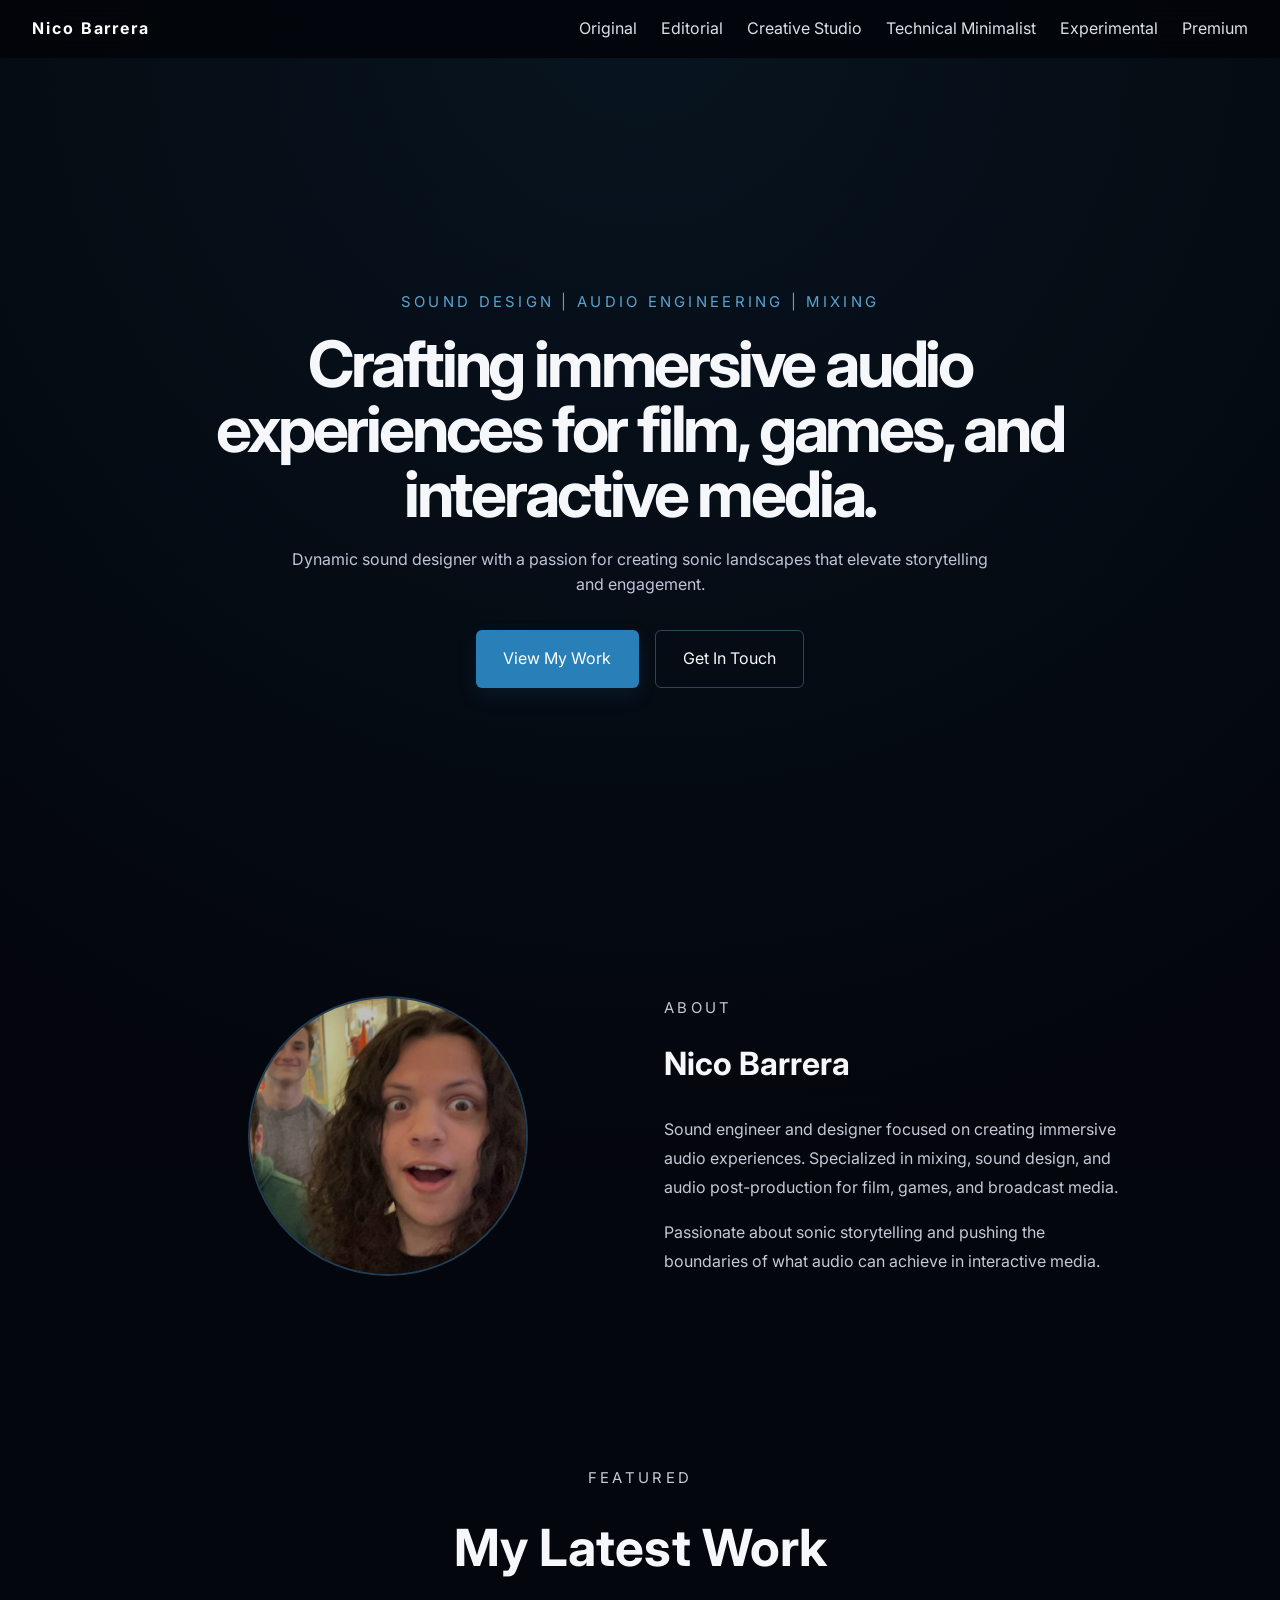
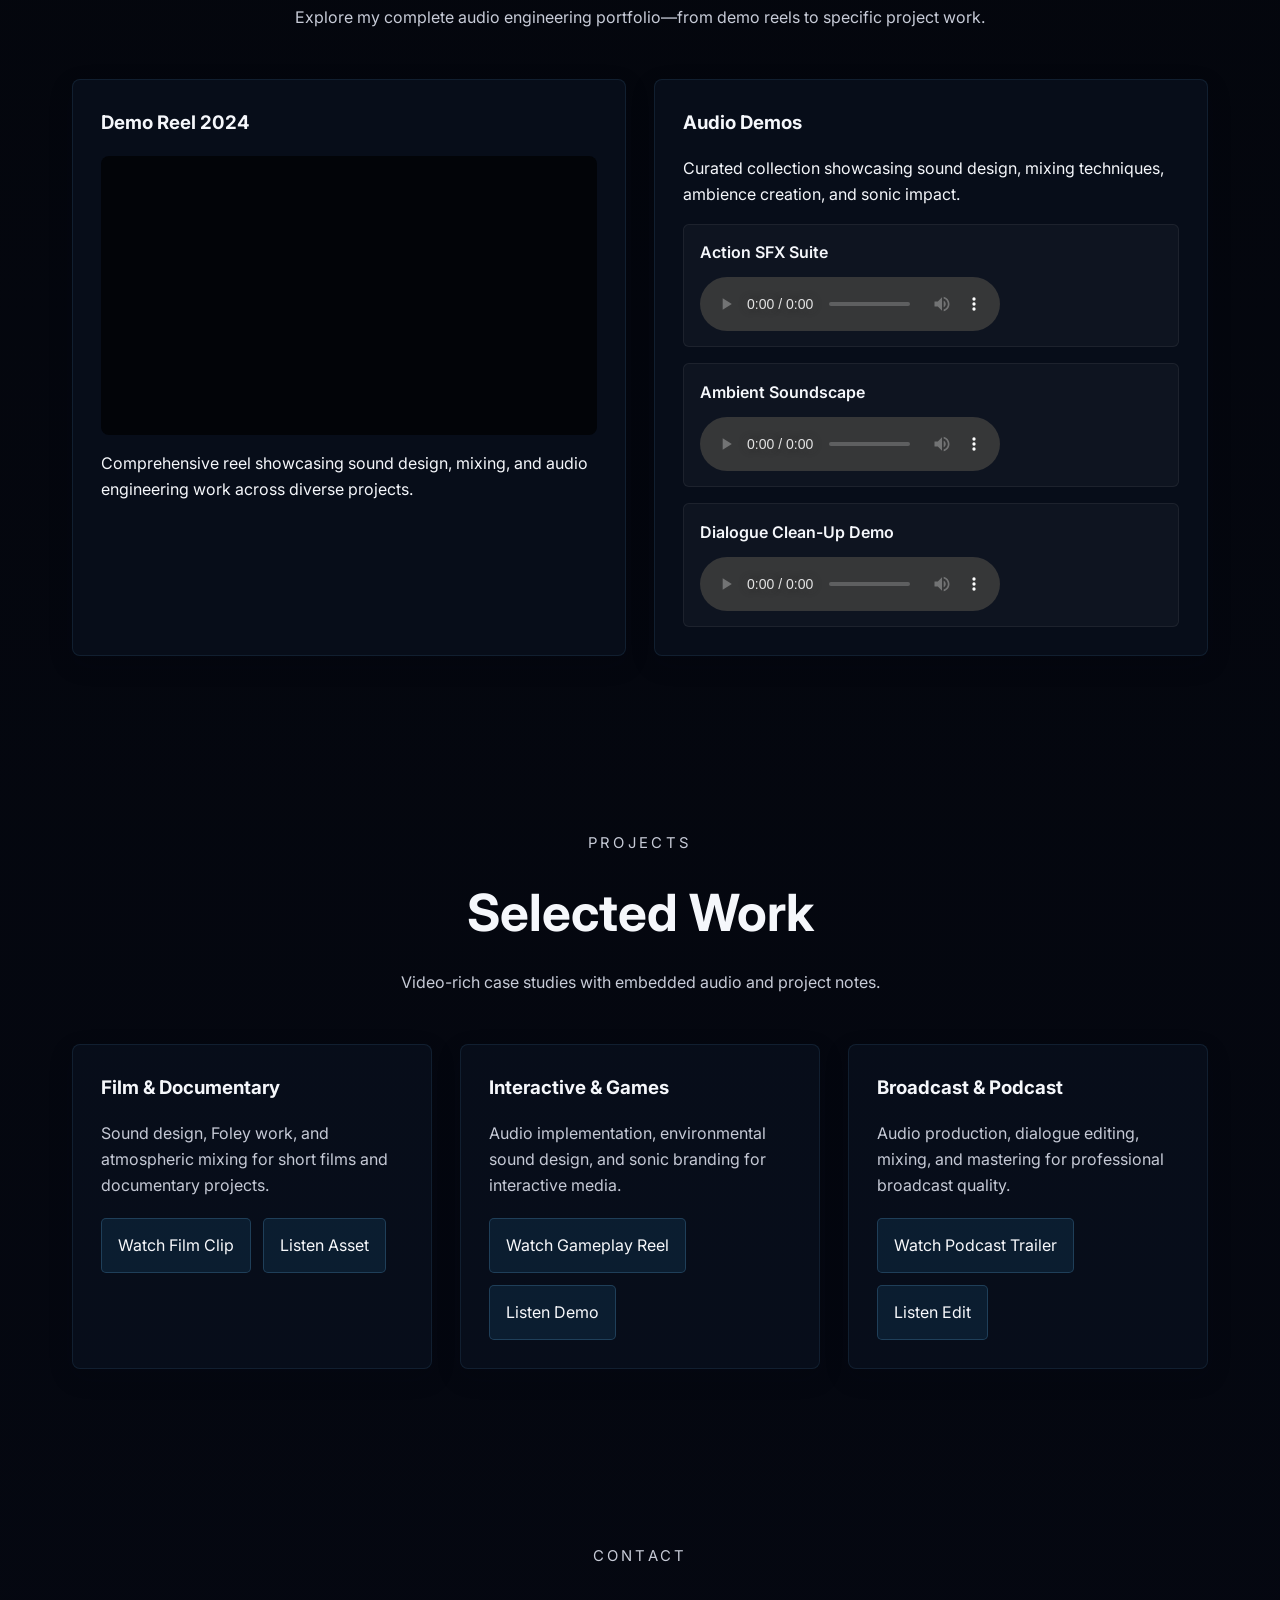
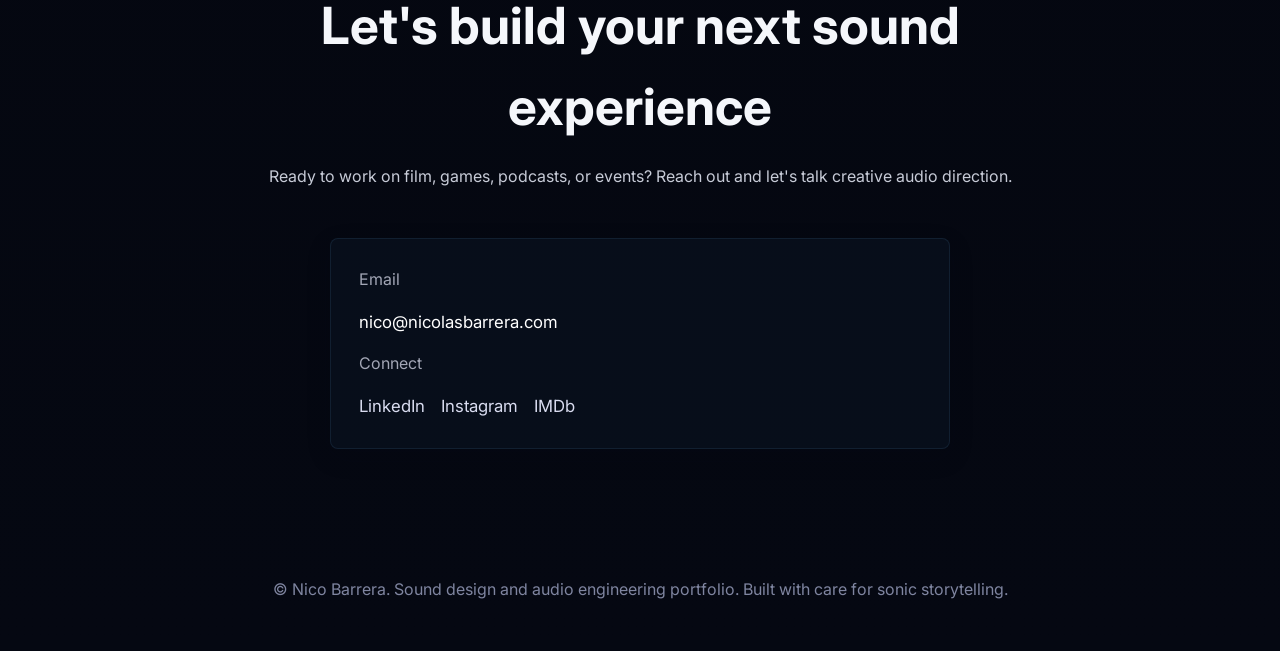
<file: index.html>
<!doctype html>
<html lang="en">
  <head>
    <meta charset="UTF-8" />
    <meta name="viewport" content="width=device-width, initial-scale=1.0" />
    <link rel="icon" type="image/svg+xml" href="favicon.svg" />
    <title>Nico Barrera | Sound Design & Audio Engineering</title>
    <link rel="preconnect" href="https://fonts.googleapis.com" />
    <link rel="preconnect" href="https://fonts.gstatic.com" crossorigin />
    <link
      href="https://fonts.googleapis.com/css2?family=Inter:wght@400;500;600;700&display=swap"
      rel="stylesheet"
    />
    <link rel="stylesheet" href="styles.css" />
  </head>
  <body>
    <!-- Original layout start -->
    <header class="hero" id="home">
      <nav class="nav-wrapper">
        <a class="logo" href="index.html">Nico Barrera</a>
        <button class="nav-toggle" aria-label="Open navigation">Menu</button>
        <ul class="nav-links">
          <li><a href="index.html">Original</a></li>
          <li><a href="editorial.html">Editorial</a></li>
          <li><a href="studio.html">Creative Studio</a></li>
          <li><a href="minimal.html">Technical Minimalist</a></li>
          <li><a href="experimental.html">Experimental</a></li>
          <li><a href="premium.html">Premium</a></li>
        </ul>
      </nav>

      <div class="hero-copy">
        <p class="eyebrow">Sound Design | Audio Engineering | Mixing</p>
        <h1>
          Crafting immersive audio experiences for film, games, and interactive
          media.
        </h1>
        <p class="hero-text">
          Dynamic sound designer with a passion for creating sonic landscapes
          that elevate storytelling and engagement.
        </p>
        <div class="hero-actions">
          <a class="button button-primary" href="#featured">View My Work</a>
          <a class="button button-secondary" href="#contact">Get In Touch</a>
        </div>
      </div>
    </header>

    <main>
      <section class="section about" id="about">
        <div class="about-container">
          <div class="about-image-circle">
            <img src="image.png" alt="Nico Barrera" />
          </div>
          <div class="about-content">
            <p class="eyebrow">About</p>
            <h2>Nico Barrera</h2>
            <p>
              Sound engineer and designer focused on creating immersive audio
              experiences. Specialized in mixing, sound design, and audio
              post-production for film, games, and broadcast media.
            </p>
            <p>
              Passionate about sonic storytelling and pushing the boundaries of
              what audio can achieve in interactive media.
            </p>
          </div>
        </div>
      </section>

      <section class="section intro" id="featured">
        <div class="section-heading">
          <p class="eyebrow">Featured</p>
          <h2>My Latest Work</h2>
          <p>
            Explore my complete audio engineering portfolio—from demo reels to
            specific project work.
          </p>
        </div>

        <div class="media-grid">
          <article class="card video-card">
            <h3>Demo Reel 2024</h3>
            <div class="video-frame">
              <iframe
                src="https://www.youtube.com/embed/5qap5aO4i9A"
                title="Demo Reel"
                frameborder="0"
                allow="
                  accelerometer;
                  autoplay;
                  clipboard-write;
                  encrypted-media;
                  gyroscope;
                  picture-in-picture;
                "
                allowfullscreen
              ></iframe>
            </div>
            <p>
              Comprehensive reel showcasing sound design, mixing, and audio
              engineering work across diverse projects.
            </p>
          </article>

          <article class="card audio-card" id="audio">
            <h3>Audio Demos</h3>
            <p>
              Curated collection showcasing sound design, mixing techniques,
              ambience creation, and sonic impact.
            </p>
            <div class="audio-list">
              <div class="audio-item">
                <span>Action SFX Suite</span>
                <audio
                  controls
                  src="https://www.soundhelix.com/examples/mp3/SoundHelix-Song-1.mp3"
                ></audio>
              </div>
              <div class="audio-item">
                <span>Ambient Soundscape</span>
                <audio
                  controls
                  src="https://www.soundhelix.com/examples/mp3/SoundHelix-Song-2.mp3"
                ></audio>
              </div>
              <div class="audio-item">
                <span>Dialogue Clean-Up Demo</span>
                <audio
                  controls
                  src="https://www.soundhelix.com/examples/mp3/SoundHelix-Song-3.mp3"
                ></audio>
              </div>
            </div>
          </article>
        </div>
      </section>

      <section class="section projects" id="projects">
        <div class="section-heading">
          <p class="eyebrow">Projects</p>
          <h2>Selected Work</h2>
          <p>Video-rich case studies with embedded audio and project notes.</p>
        </div>

        <div class="project-grid">
          <article class="project-card">
            <h3>Film & Documentary</h3>
            <p>
              Sound design, Foley work, and atmospheric mixing for short films
              and documentary projects.
            </p>
            <div class="card-links">
              <a
                href="https://www.youtube.com/watch?v=5qap5aO4i9A"
                target="_blank"
                rel="noreferrer"
                >Watch Film Clip</a
              >
              <a
                href="https://www.soundhelix.com/examples/mp3/SoundHelix-Song-1.mp3"
                target="_blank"
                rel="noreferrer"
                >Listen Asset</a
              >
            </div>
          </article>
          <article class="project-card">
            <h3>Interactive & Games</h3>
            <p>
              Audio implementation, environmental sound design, and sonic
              branding for interactive media.
            </p>
            <div class="card-links">
              <a
                href="https://www.youtube.com/watch?v=5qap5aO4i9A"
                target="_blank"
                rel="noreferrer"
                >Watch Gameplay Reel</a
              >
              <a
                href="https://www.soundhelix.com/examples/mp3/SoundHelix-Song-2.mp3"
                target="_blank"
                rel="noreferrer"
                >Listen Demo</a
              >
            </div>
          </article>
          <article class="project-card">
            <h3>Broadcast & Podcast</h3>
            <p>
              Audio production, dialogue editing, mixing, and mastering for
              professional broadcast quality.
            </p>
            <div class="card-links">
              <a
                href="https://www.youtube.com/watch?v=5qap5aO4i9A"
                target="_blank"
                rel="noreferrer"
                >Watch Podcast Trailer</a
              >
              <a
                href="https://www.soundhelix.com/examples/mp3/SoundHelix-Song-3.mp3"
                target="_blank"
                rel="noreferrer"
                >Listen Edit</a
              >
            </div>
          </article>
        </div>
      </section>

      <section class="section contact" id="contact">
        <div class="section-heading">
          <p class="eyebrow">Contact</p>
          <h2>Let's build your next sound experience</h2>
          <p>
            Ready to work on film, games, podcasts, or events? Reach out and
            let's talk creative audio direction.
          </p>
        </div>
        <div class="contact-card">
          <p>Email</p>
          <a href="mailto:nico@nicolasbarrera.com">nico@nicolasbarrera.com</a>
          <p>Connect</p>
          <div class="social-links">
            <a
              href="https://www.linkedin.com/in/nicolas-barrera-644a7a377/"
              target="_blank"
              rel="noreferrer"
              >LinkedIn</a
            >
            <a href="https://www.instagram.com" target="_blank" rel="noreferrer"
              >Instagram</a
            >
            <a href="https://www.imdb.com" target="_blank" rel="noreferrer"
              >IMDb</a
            >
          </div>
        </div>
      </section>
    </main>

    <footer class="footer">
      <p>
        © Nico Barrera. Sound design and audio engineering portfolio. Built with
        care for sonic storytelling.
      </p>
    </footer>

    <script src="script.js" defer></script>
  </body>
</html>
</file>
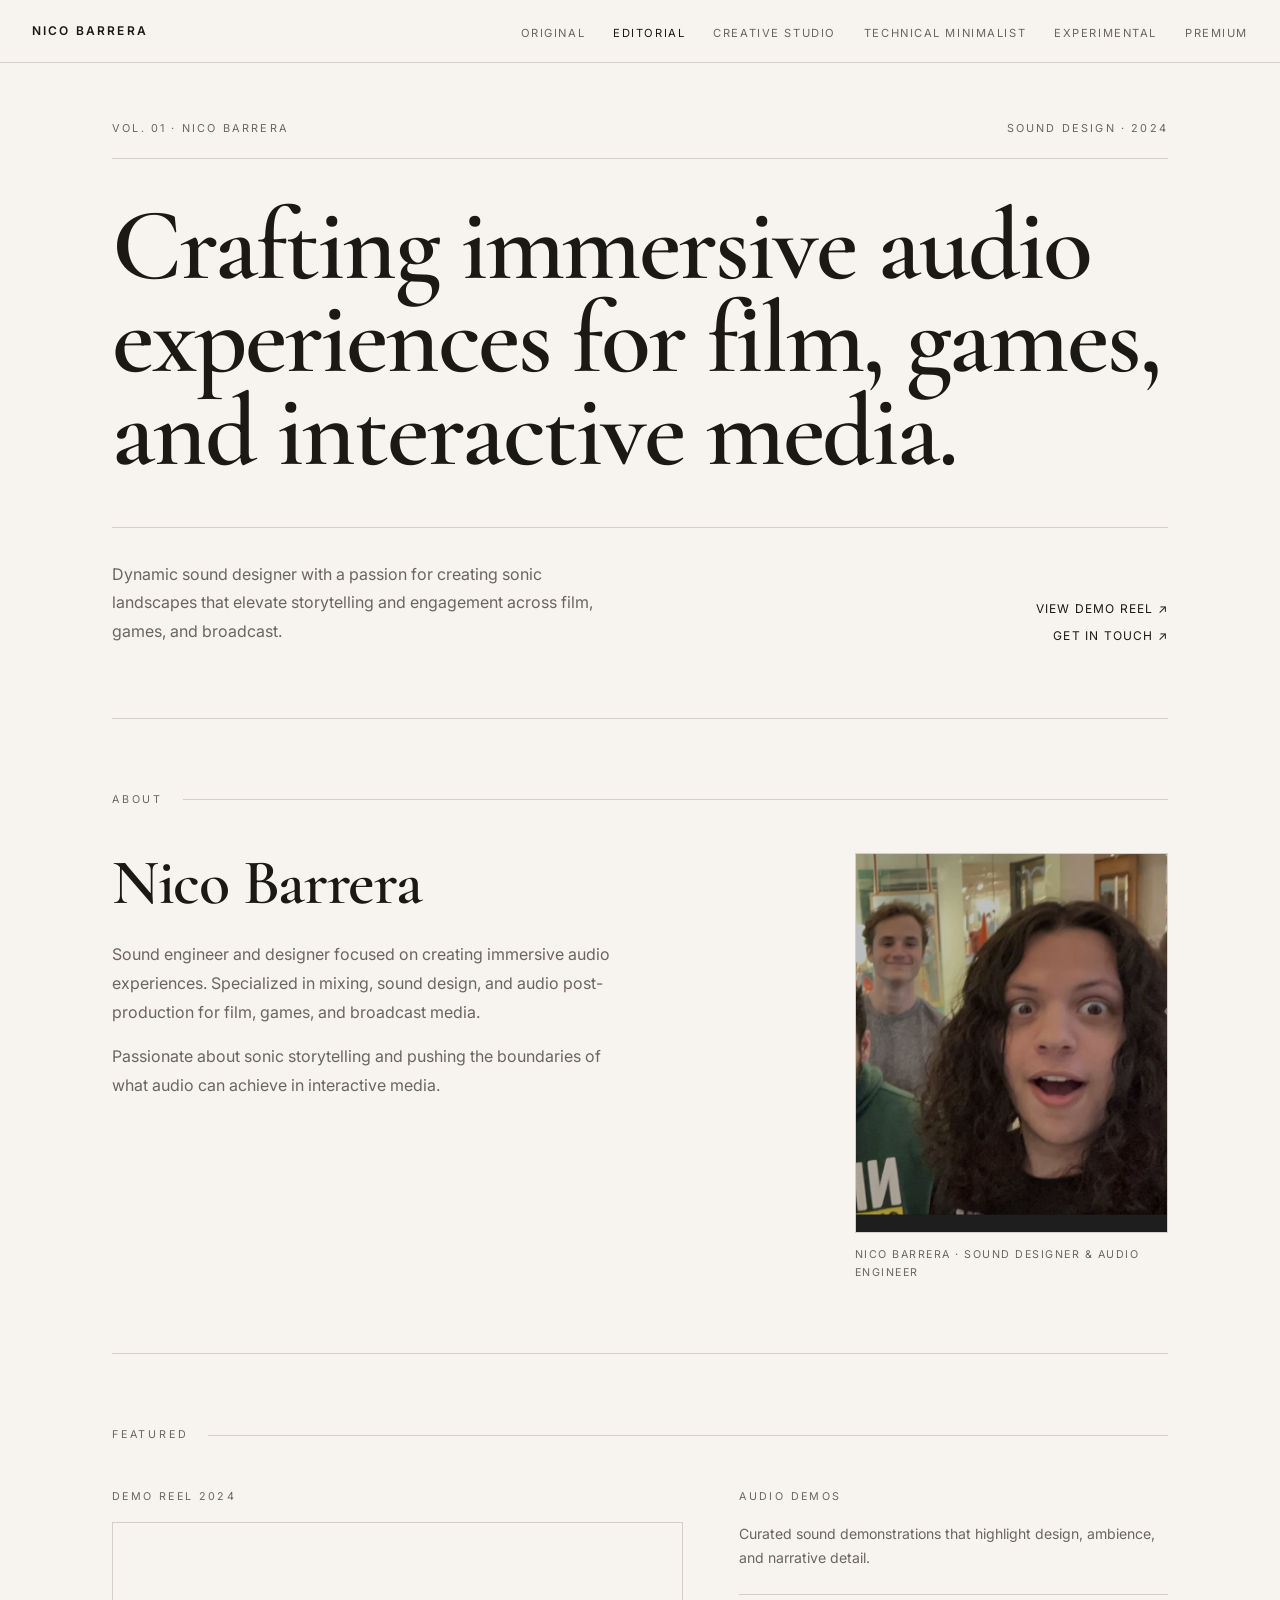
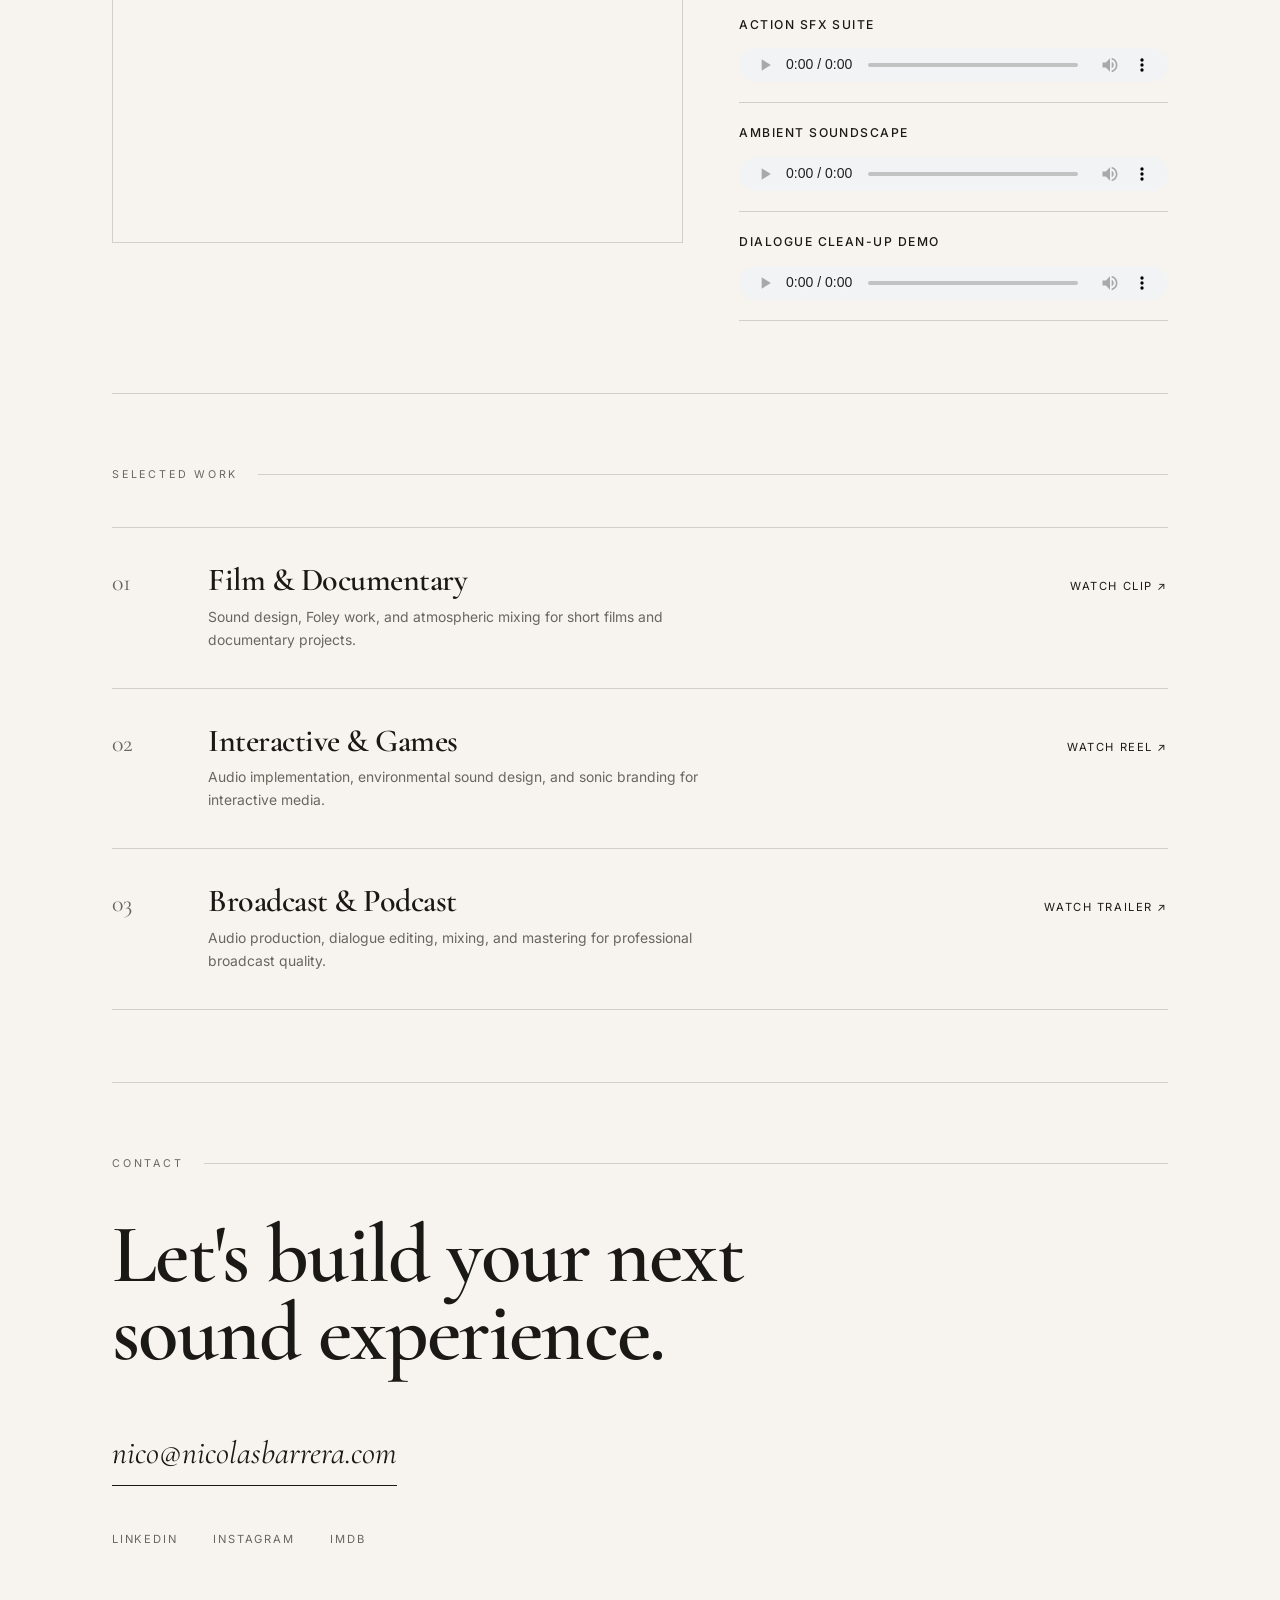
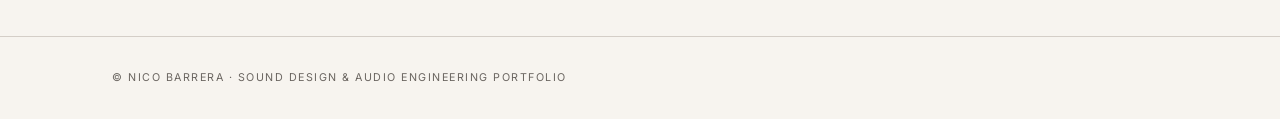
<file: editorial.html>
<!doctype html>
<html lang="en">
  <head>
    <meta charset="UTF-8" />
    <meta name="viewport" content="width=device-width, initial-scale=1.0" />
    <link rel="icon" type="image/svg+xml" href="favicon.svg" />
    <title>Editorial Portfolio | Nico Barrera</title>
    <link rel="preconnect" href="https://fonts.googleapis.com" />
    <link rel="preconnect" href="https://fonts.gstatic.com" crossorigin />
    <link
      href="https://fonts.googleapis.com/css2?family=Cormorant+Garamond:ital,wght@0,400;0,600;0,700;1,400;1,600&family=Inter:wght@400;500;600&display=swap"
      rel="stylesheet"
    />
    <link rel="stylesheet" href="editorial.css" />
  </head>
  <body>

    <!-- ── Editorial Portfolio ─────────────────────────────────
         Direction: Magazine/editorial — strong serif typography,
         asymmetric columns, warm cream palette, horizontal rules.
         Inspired by Dezeen, Wallpaper*, architectural firm sites.
    ──────────────────────────────────────────────────────────── -->

    <header>
      <nav class="nav-wrapper">
        <a class="nav-logo" href="index.html">Nico Barrera</a>
        <button class="nav-toggle" aria-label="Open navigation">Menu</button>
        <ul class="nav-links">
          <li><a href="index.html">Original</a></li>
          <li><a href="editorial.html" aria-current="page">Editorial</a></li>
          <li><a href="studio.html">Creative Studio</a></li>
          <li><a href="minimal.html">Technical Minimalist</a></li>
          <li><a href="experimental.html">Experimental</a></li>
          <li><a href="premium.html">Premium</a></li>
        </ul>
      </nav>
    </header>

    <main class="wrap">

      <!-- ── Hero ──────────────────────────────────────────────
           Kicker row (vol / date) + oversized serif headline +
           lede + right-aligned text CTAs. Purely typographic.
      ─────────────────────────────────────────────────────────── -->
      <section class="hero" id="home">
        <div class="hero-kicker">
          <span>Vol. 01 · Nico Barrera</span>
          <span>Sound Design · 2024</span>
        </div>
        <h1>Crafting immersive audio experiences for film, games, and interactive media.</h1>
        <div class="hero-body">
          <p class="hero-lede">
            Dynamic sound designer with a passion for creating sonic
            landscapes that elevate storytelling and engagement across
            film, games, and broadcast.
          </p>
          <div class="hero-cta">
            <a href="#featured" class="text-link">View Demo Reel ↗</a>
            <a href="#contact" class="text-link">Get in Touch ↗</a>
          </div>
        </div>
      </section>

      <!-- ── About ─────────────────────────────────────────────
           Two-column: bio copy left, editorial portrait right.
      ─────────────────────────────────────────────────────────── -->
      <section class="about-section" id="about">
        <p class="section-label">About</p>
        <div class="about-grid">
          <div class="about-copy">
            <h2>Nico Barrera</h2>
            <p>
              Sound engineer and designer focused on creating immersive
              audio experiences. Specialized in mixing, sound design, and
              audio post-production for film, games, and broadcast media.
            </p>
            <p>
              Passionate about sonic storytelling and pushing the
              boundaries of what audio can achieve in interactive media.
            </p>
          </div>
          <figure class="about-portrait">
            <img src="image.png" alt="Nico Barrera" />
            <figcaption>Nico Barrera · Sound Designer &amp; Audio Engineer</figcaption>
          </figure>
        </div>
      </section>

      <!-- ── Featured ──────────────────────────────────────────
           Two-column spread: demo reel left, audio list right.
           Audio items separated by horizontal rules.
      ─────────────────────────────────────────────────────────── -->
      <section class="featured-section" id="featured">
        <p class="section-label">Featured</p>
        <div class="featured-grid">

          <article class="reel-col">
            <p class="col-label">Demo Reel 2024</p>
            <div class="video-wrap">
              <iframe
                src="https://www.youtube.com/embed/5qap5aO4i9A"
                title="Demo Reel"
                frameborder="0"
                allow="accelerometer; autoplay; clipboard-write; encrypted-media; gyroscope; picture-in-picture"
                allowfullscreen
              ></iframe>
            </div>
          </article>

          <article class="audio-col">
            <p class="col-label">Audio Demos</p>
            <p class="col-sub">
              Curated sound demonstrations that highlight design,
              ambience, and narrative detail.
            </p>
            <div class="audio-stack">
              <div class="audio-entry">
                <span class="audio-title">Action SFX Suite</span>
                <audio controls src="https://www.soundhelix.com/examples/mp3/SoundHelix-Song-1.mp3"></audio>
              </div>
              <div class="audio-entry">
                <span class="audio-title">Ambient Soundscape</span>
                <audio controls src="https://www.soundhelix.com/examples/mp3/SoundHelix-Song-2.mp3"></audio>
              </div>
              <div class="audio-entry">
                <span class="audio-title">Dialogue Clean-Up Demo</span>
                <audio controls src="https://www.soundhelix.com/examples/mp3/SoundHelix-Song-3.mp3"></audio>
              </div>
            </div>
          </article>

        </div>
      </section>

      <!-- ── Selected Work ──────────────────────────────────────
           Numbered list: 01 | title + description | link
           Horizontal rules between entries.
      ─────────────────────────────────────────────────────────── -->
      <section class="projects-section" id="projects">
        <p class="section-label">Selected Work</p>
        <div class="project-list">

          <article class="project-row">
            <span class="project-num">01</span>
            <div class="project-body">
              <h3 class="project-title">Film &amp; Documentary</h3>
              <p class="project-desc">
                Sound design, Foley work, and atmospheric mixing for short
                films and documentary projects.
              </p>
            </div>
            <a
              href="https://www.youtube.com/watch?v=5qap5aO4i9A"
              target="_blank" rel="noreferrer"
              class="project-link"
            >Watch Clip ↗</a>
          </article>

          <article class="project-row">
            <span class="project-num">02</span>
            <div class="project-body">
              <h3 class="project-title">Interactive &amp; Games</h3>
              <p class="project-desc">
                Audio implementation, environmental sound design, and
                sonic branding for interactive media.
              </p>
            </div>
            <a
              href="https://www.youtube.com/watch?v=5qap5aO4i9A"
              target="_blank" rel="noreferrer"
              class="project-link"
            >Watch Reel ↗</a>
          </article>

          <article class="project-row">
            <span class="project-num">03</span>
            <div class="project-body">
              <h3 class="project-title">Broadcast &amp; Podcast</h3>
              <p class="project-desc">
                Audio production, dialogue editing, mixing, and mastering
                for professional broadcast quality.
              </p>
            </div>
            <a
              href="https://www.youtube.com/watch?v=5qap5aO4i9A"
              target="_blank" rel="noreferrer"
              class="project-link"
            >Watch Trailer ↗</a>
          </article>

        </div>
      </section>

      <!-- ── Contact ────────────────────────────────────────────
           Large serif headline, italic serif email link, social.
      ─────────────────────────────────────────────────────────── -->
      <section class="contact-section" id="contact">
        <p class="section-label">Contact</p>
        <h2 class="contact-headline">
          Let's build your next<br>sound experience.
        </h2>
        <a href="mailto:nico@nicolasbarrera.com" class="contact-email">
          nico@nicolasbarrera.com
        </a>
        <nav class="contact-social" aria-label="Social links">
          <a href="https://www.linkedin.com/in/nicolas-barrera-644a7a377/" target="_blank" rel="noreferrer">LinkedIn</a>
          <a href="https://www.instagram.com" target="_blank" rel="noreferrer">Instagram</a>
          <a href="https://www.imdb.com" target="_blank" rel="noreferrer">IMDb</a>
        </nav>
      </section>

    </main>

    <footer class="site-footer">
      <div class="wrap">
        <p>© Nico Barrera · Sound Design &amp; Audio Engineering Portfolio</p>
      </div>
    </footer>

    <script src="script.js" defer></script>
  </body>
</html>
</file>
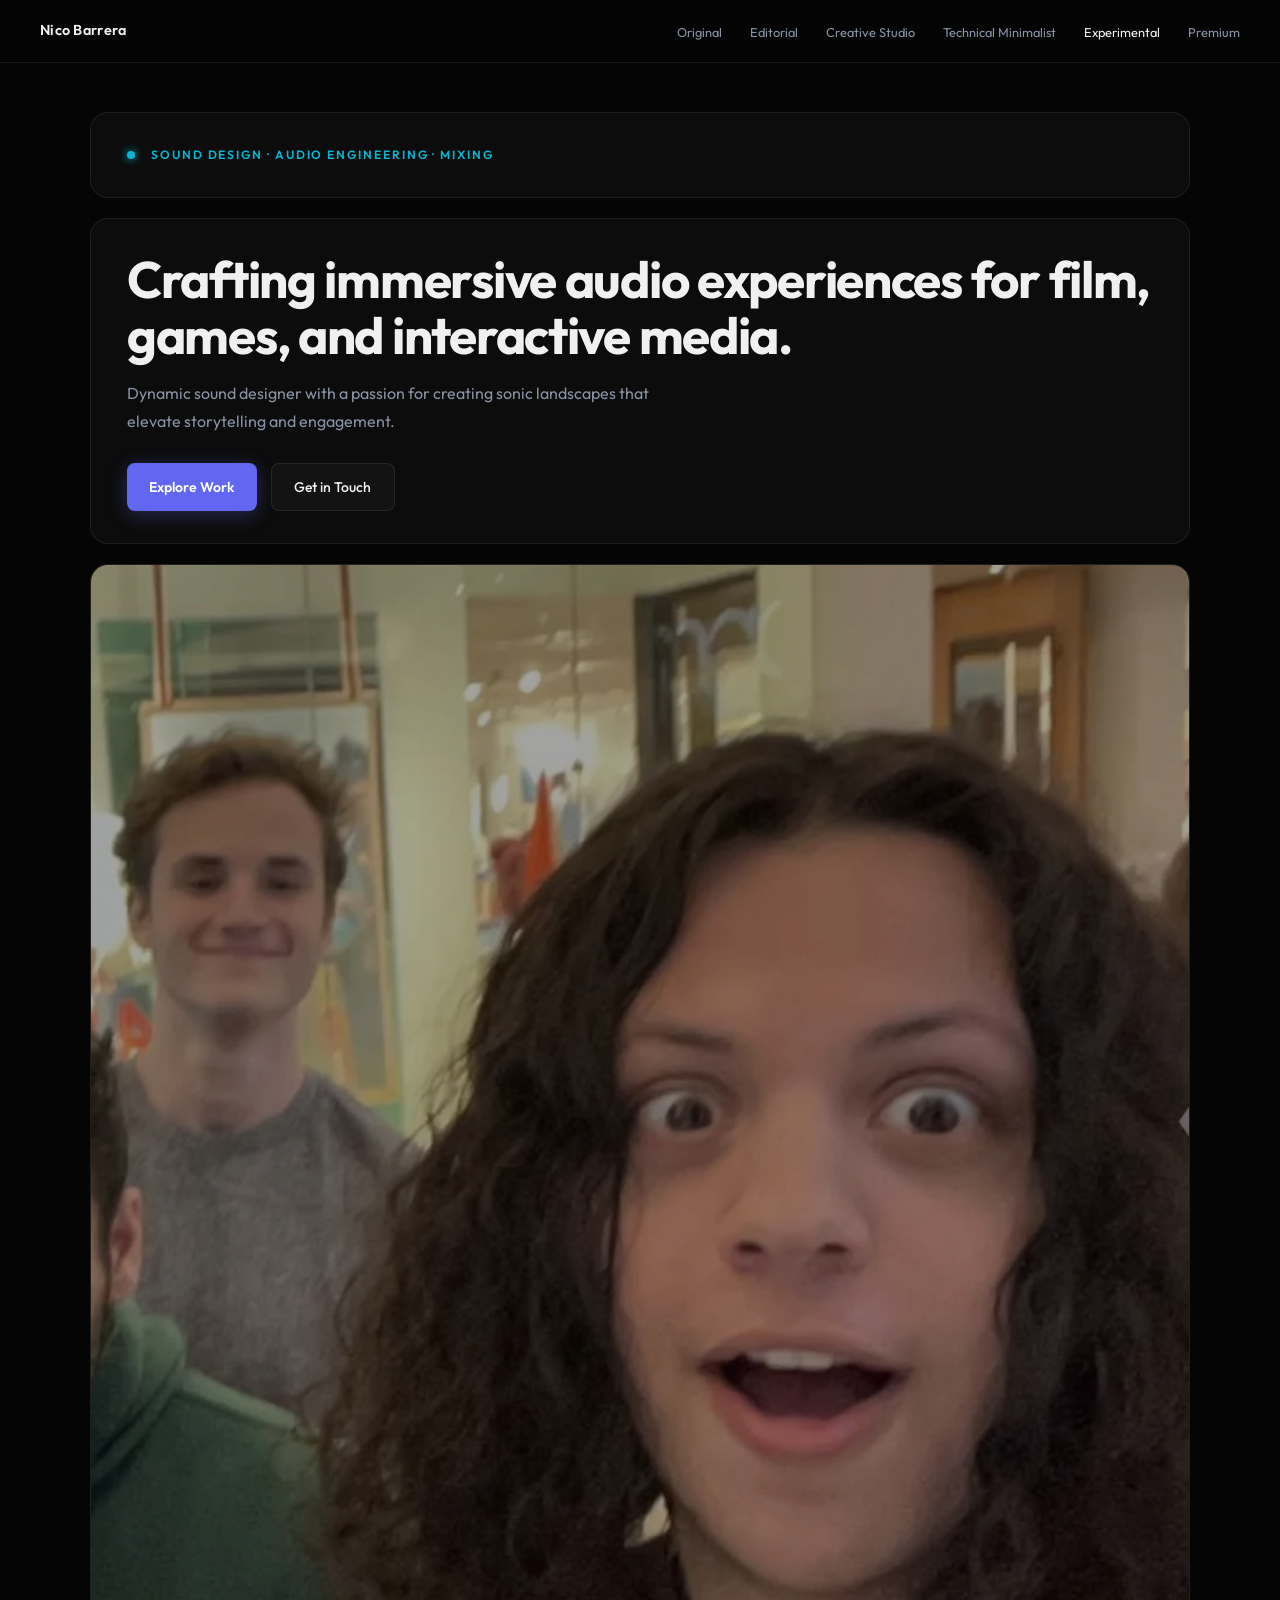
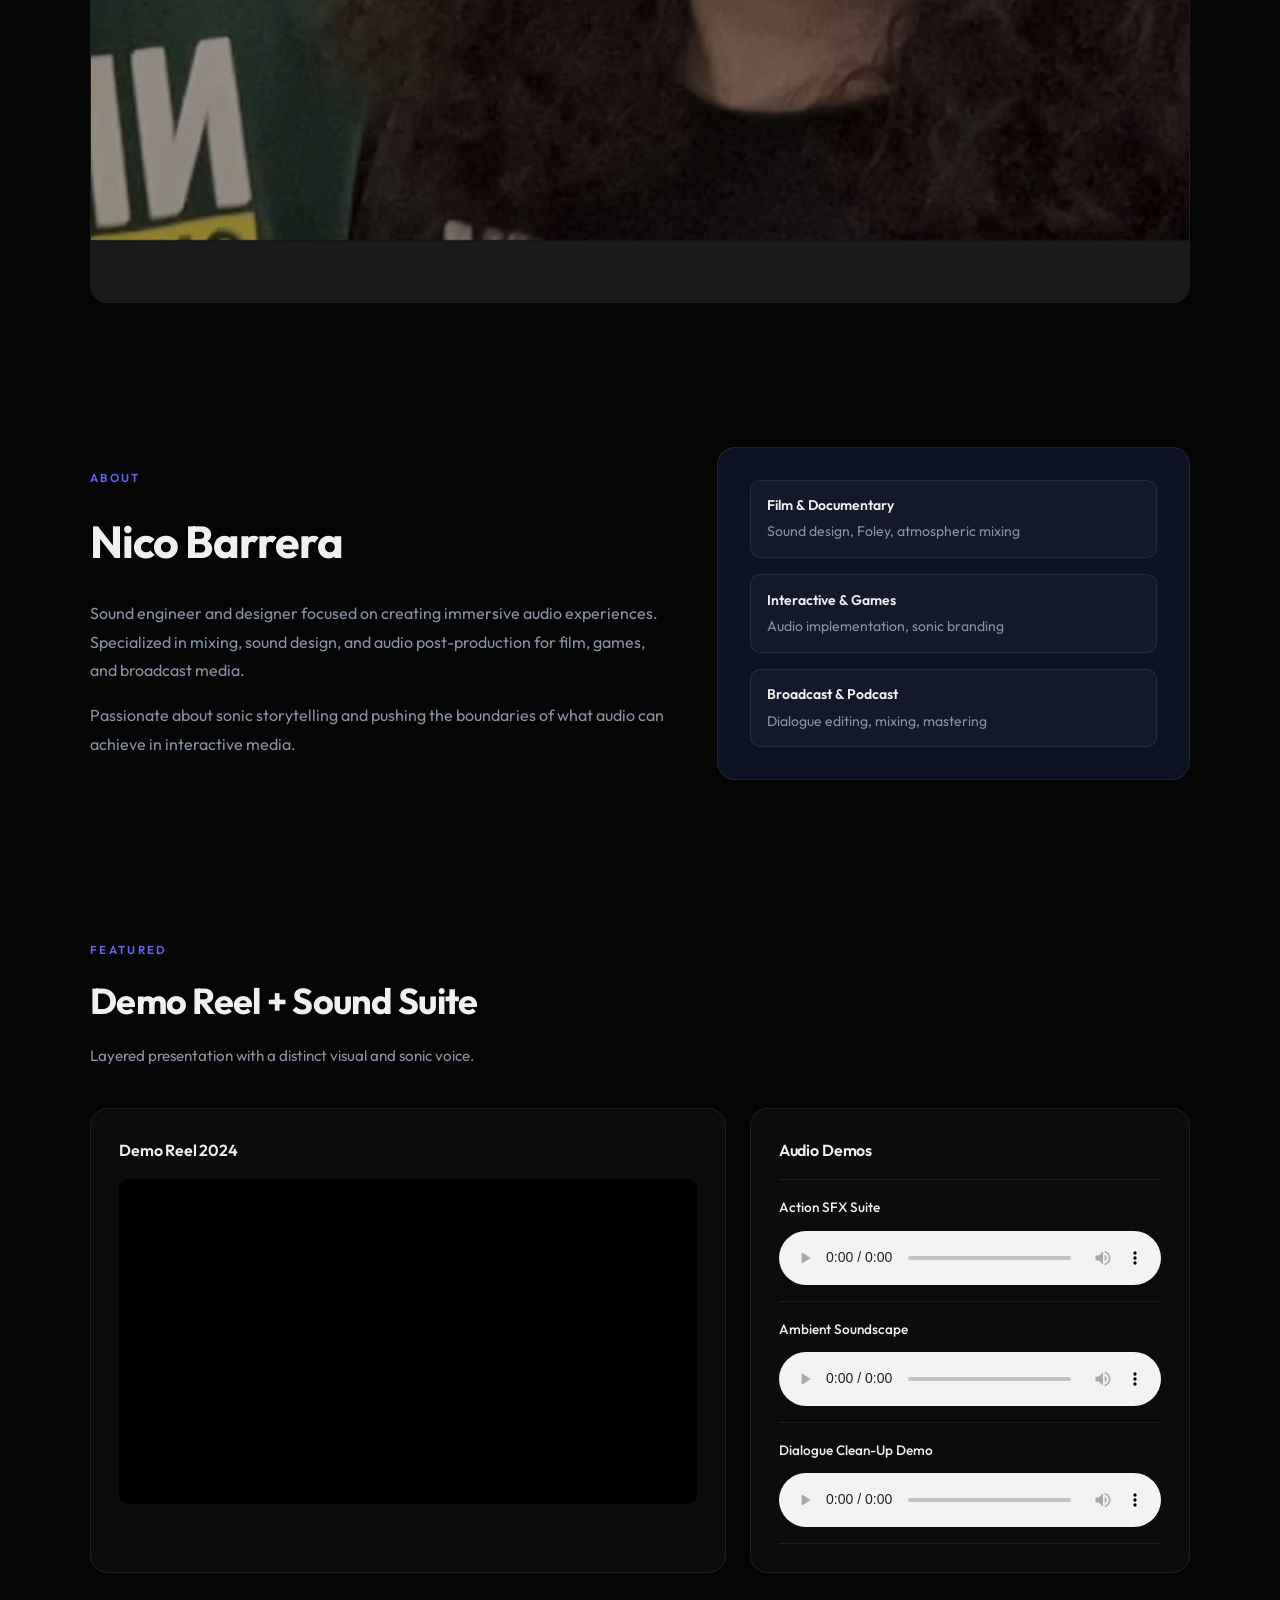
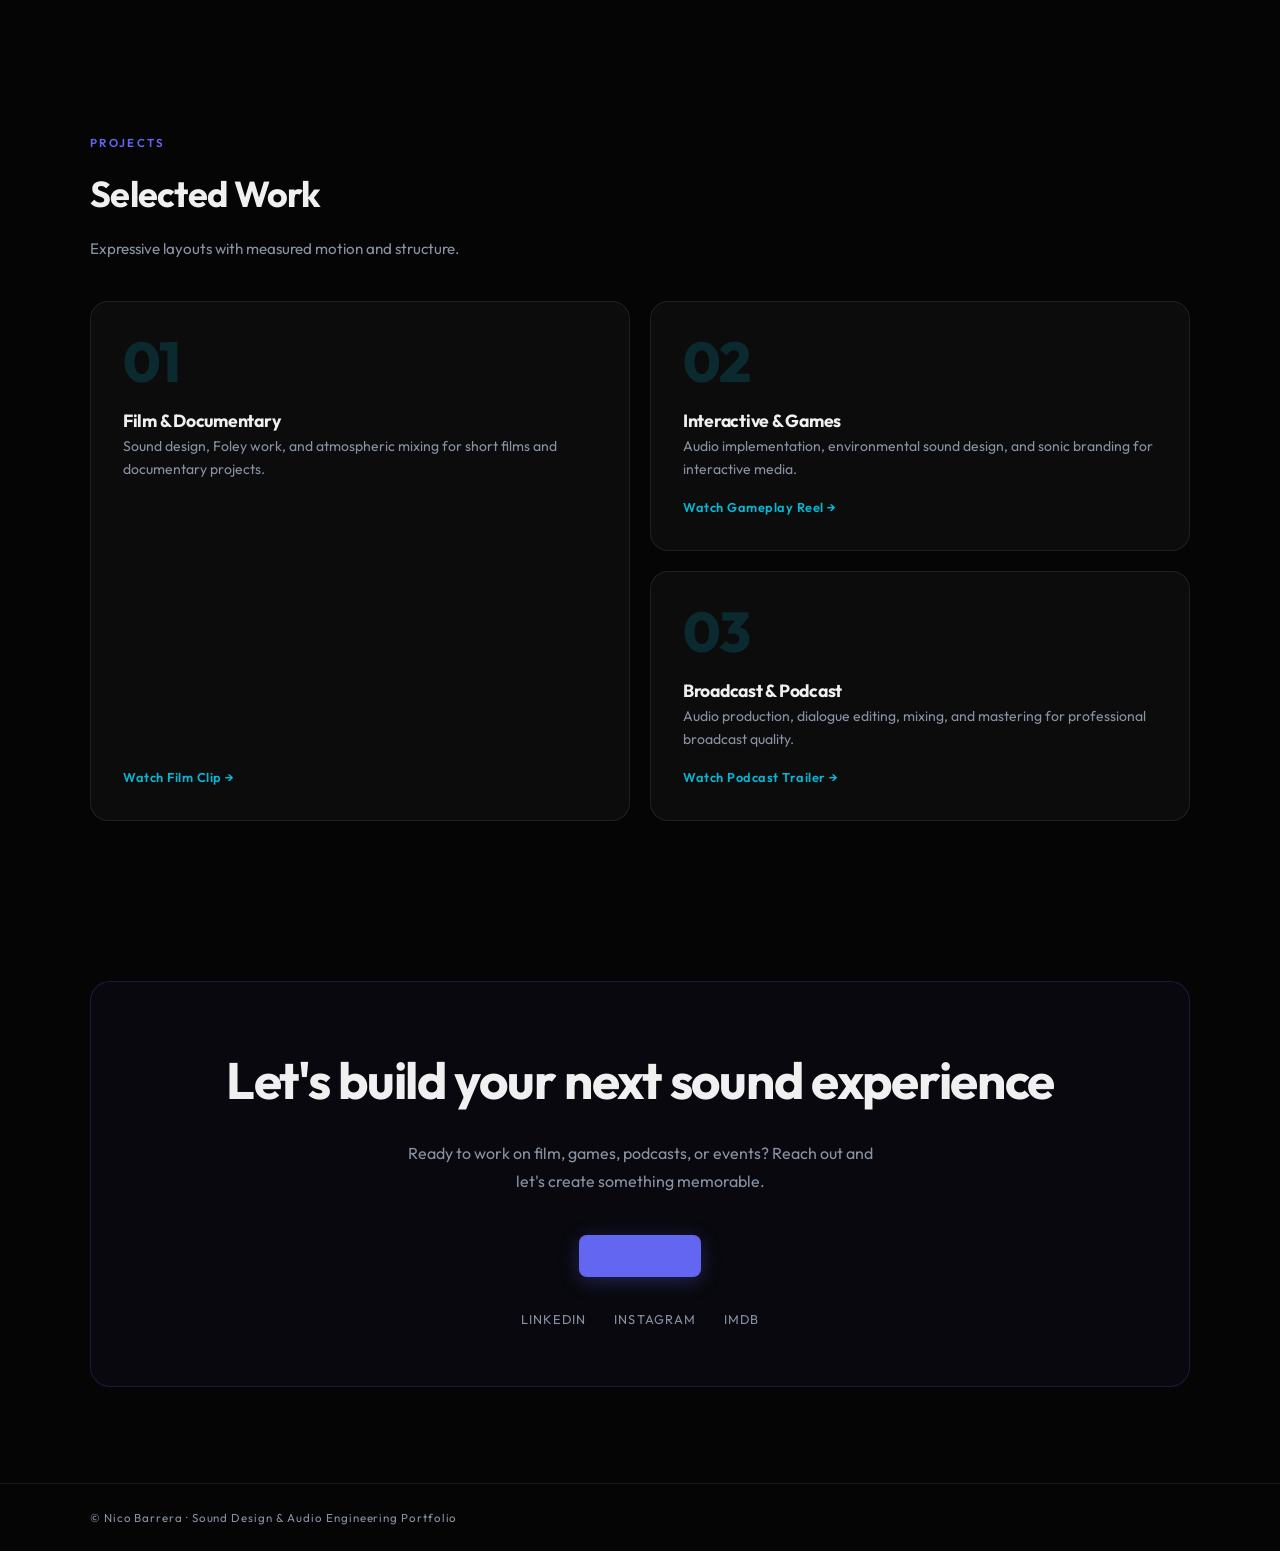
<file: experimental.html>
<!doctype html>
<html lang="en">
  <head>
    <meta charset="UTF-8" />
    <meta name="viewport" content="width=device-width, initial-scale=1.0" />
    <link rel="icon" type="image/svg+xml" href="favicon.svg" />
    <title>Experimental Interactive | Nico Barrera</title>
    <link rel="preconnect" href="https://fonts.googleapis.com" />
    <link rel="preconnect" href="https://fonts.gstatic.com" crossorigin />
    <link
      href="https://fonts.googleapis.com/css2?family=Outfit:wght@400;500;600;700;800&display=swap"
      rel="stylesheet"
    />
    <link rel="stylesheet" href="experimental.css" />
  </head>
  <body>

    <!-- ── Experimental Interactive ──────────────────────────────
         Direction: Expressive layout — staggered card stack hero,
         glowing borders, CSS entrance animations, asymmetric tiles.
         Inspired by creative developer portfolios, Awwwards SOTD.
    ──────────────────────────────────────────────────────────── -->

    <header>
      <nav class="nav-wrapper">
        <a class="nav-logo" href="index.html">Nico Barrera</a>
        <button class="nav-toggle" aria-label="Open navigation">Menu</button>
        <ul class="nav-links">
          <li><a href="index.html">Original</a></li>
          <li><a href="editorial.html">Editorial</a></li>
          <li><a href="studio.html">Creative Studio</a></li>
          <li><a href="minimal.html">Technical Minimalist</a></li>
          <li><a href="experimental.html" aria-current="page">Experimental</a></li>
          <li><a href="premium.html">Premium</a></li>
        </ul>
      </nav>
    </header>

    <main>

      <!-- ── Hero — staggered card stack ───────────────────────────
           Three cards with horizontal offsets. Hovering the stack
           shifts the cards apart. CSS keyframe entrance animation.
      ──────────────────────────────────────────────────────────── -->
      <section class="hero" id="home">
        <div class="hero-stack">

          <!-- card 1: eyebrow label, offset left -->
          <div class="hcard hcard-1">
            <span class="hcard-1-dot" aria-hidden="true"></span>
            <span class="hcard-1-label">Sound Design · Audio Engineering · Mixing</span>
          </div>

          <!-- card 2: main hero content -->
          <div class="hcard hcard-2">
            <h1>Crafting immersive audio experiences for film, games, and interactive media.</h1>
            <p>
              Dynamic sound designer with a passion for creating sonic
              landscapes that elevate storytelling and engagement.
            </p>
            <div class="hcard-2-btns">
              <a href="#featured" class="btn-glow">Explore Work</a>
              <a href="#contact" class="btn-subtle">Get in Touch</a>
            </div>
          </div>

          <!-- card 3: portrait image -->
          <div class="hcard hcard-3">
            <img src="image.png" alt="Nico Barrera" />
          </div>

        </div>
      </section>

      <!-- ── About ─────────────────────────────────────────────────
           Bio text left, floating panel right that lifts on hover.
      ──────────────────────────────────────────────────────────── -->
      <section class="about-section" id="about">
        <div class="about-copy">
          <p class="eyebrow">About</p>
          <h2>Nico Barrera</h2>
          <p>
            Sound engineer and designer focused on creating immersive audio
            experiences. Specialized in mixing, sound design, and audio
            post-production for film, games, and broadcast media.
          </p>
          <p>
            Passionate about sonic storytelling and pushing the boundaries of
            what audio can achieve in interactive media.
          </p>
        </div>
        <div class="float-panel">
          <div class="panel-item">
            <strong>Film &amp; Documentary</strong>
            Sound design, Foley, atmospheric mixing
          </div>
          <div class="panel-item">
            <strong>Interactive &amp; Games</strong>
            Audio implementation, sonic branding
          </div>
          <div class="panel-item">
            <strong>Broadcast &amp; Podcast</strong>
            Dialogue editing, mixing, mastering
          </div>
        </div>
      </section>

      <!-- ── Featured ──────────────────────────────────────────────
           Cards with glow border on hover. Video left, audio right.
      ──────────────────────────────────────────────────────────── -->
      <section class="featured-section" id="featured">
        <div class="wrap">
          <p class="section-eyebrow">Featured</p>
          <h2 class="section-title">Demo Reel + Sound Suite</h2>
          <p class="section-sub">Layered presentation with a distinct visual and sonic voice.</p>
          <div class="exp-grid">

            <article class="exp-card">
              <h3>Demo Reel 2024</h3>
              <div class="video-wrap">
                <iframe
                  src="https://www.youtube.com/embed/5qap5aO4i9A"
                  title="Demo Reel"
                  frameborder="0"
                  allow="accelerometer; autoplay; clipboard-write; encrypted-media; gyroscope; picture-in-picture"
                  allowfullscreen
                ></iframe>
              </div>
            </article>

            <article class="exp-card">
              <h3>Audio Demos</h3>
              <div class="exp-audio-list">
                <div class="exp-audio-item">
                  <span>Action SFX Suite</span>
                  <audio controls src="https://www.soundhelix.com/examples/mp3/SoundHelix-Song-1.mp3"></audio>
                </div>
                <div class="exp-audio-item">
                  <span>Ambient Soundscape</span>
                  <audio controls src="https://www.soundhelix.com/examples/mp3/SoundHelix-Song-2.mp3"></audio>
                </div>
                <div class="exp-audio-item">
                  <span>Dialogue Clean-Up Demo</span>
                  <audio controls src="https://www.soundhelix.com/examples/mp3/SoundHelix-Song-3.mp3"></audio>
                </div>
              </div>
            </article>

          </div>
        </div>
      </section>

      <!-- ── Projects — asymmetric tile grid ───────────────────────
           1 tall tile (grid-row: span 2) left + 2 stacked tiles
           right. Cyan glow on hover per tile.
      ──────────────────────────────────────────────────────────── -->
      <section class="projects-section" id="projects">
        <div class="wrap">
          <p class="section-eyebrow">Projects</p>
          <h2 class="section-title">Selected Work</h2>
          <p class="section-sub">Expressive layouts with measured motion and structure.</p>
          <div class="tiles-grid">

            <article class="tile tile-a">
              <span class="tile-num">01</span>
              <div>
                <h3>Film &amp; Documentary</h3>
                <p>Sound design, Foley work, and atmospheric mixing for short films and documentary projects.</p>
              </div>
              <a href="https://www.youtube.com/watch?v=5qap5aO4i9A" target="_blank" rel="noreferrer">Watch Film Clip →</a>
            </article>

            <article class="tile tile-b">
              <span class="tile-num">02</span>
              <div>
                <h3>Interactive &amp; Games</h3>
                <p>Audio implementation, environmental sound design, and sonic branding for interactive media.</p>
              </div>
              <a href="https://www.youtube.com/watch?v=5qap5aO4i9A" target="_blank" rel="noreferrer">Watch Gameplay Reel →</a>
            </article>

            <article class="tile tile-c">
              <span class="tile-num">03</span>
              <div>
                <h3>Broadcast &amp; Podcast</h3>
                <p>Audio production, dialogue editing, mixing, and mastering for professional broadcast quality.</p>
              </div>
              <a href="https://www.youtube.com/watch?v=5qap5aO4i9A" target="_blank" rel="noreferrer">Watch Podcast Trailer →</a>
            </article>

          </div>
        </div>
      </section>

      <!-- ── Contact ────────────────────────────────────────────────
           Centered glow panel — pulsing border animation.
      ──────────────────────────────────────────────────────────── -->
      <section class="contact-section" id="contact">
        <div class="wrap">
          <div class="contact-glow">
            <h2>Let's build your next sound experience</h2>
            <p>
              Ready to work on film, games, podcasts, or events? Reach out
              and let's create something memorable.
            </p>
            <a href="mailto:nico@nicolasbarrera.com" class="contact-email-glow btn-glow" style="display:inline-flex;margin-bottom:2rem;">
              Email Nico
            </a>
            <nav class="contact-socials" aria-label="Social links">
              <a href="https://www.linkedin.com/in/nicolas-barrera-644a7a377/" target="_blank" rel="noreferrer">LinkedIn</a>
              <a href="https://www.instagram.com" target="_blank" rel="noreferrer">Instagram</a>
              <a href="https://www.imdb.com" target="_blank" rel="noreferrer">IMDb</a>
            </nav>
          </div>
        </div>
      </section>

    </main>

    <footer class="site-footer">
      <div class="wrap">
        <p>© Nico Barrera · Sound Design &amp; Audio Engineering Portfolio</p>
      </div>
    </footer>

    <script src="script.js" defer></script>
  </body>
</html>
</file>
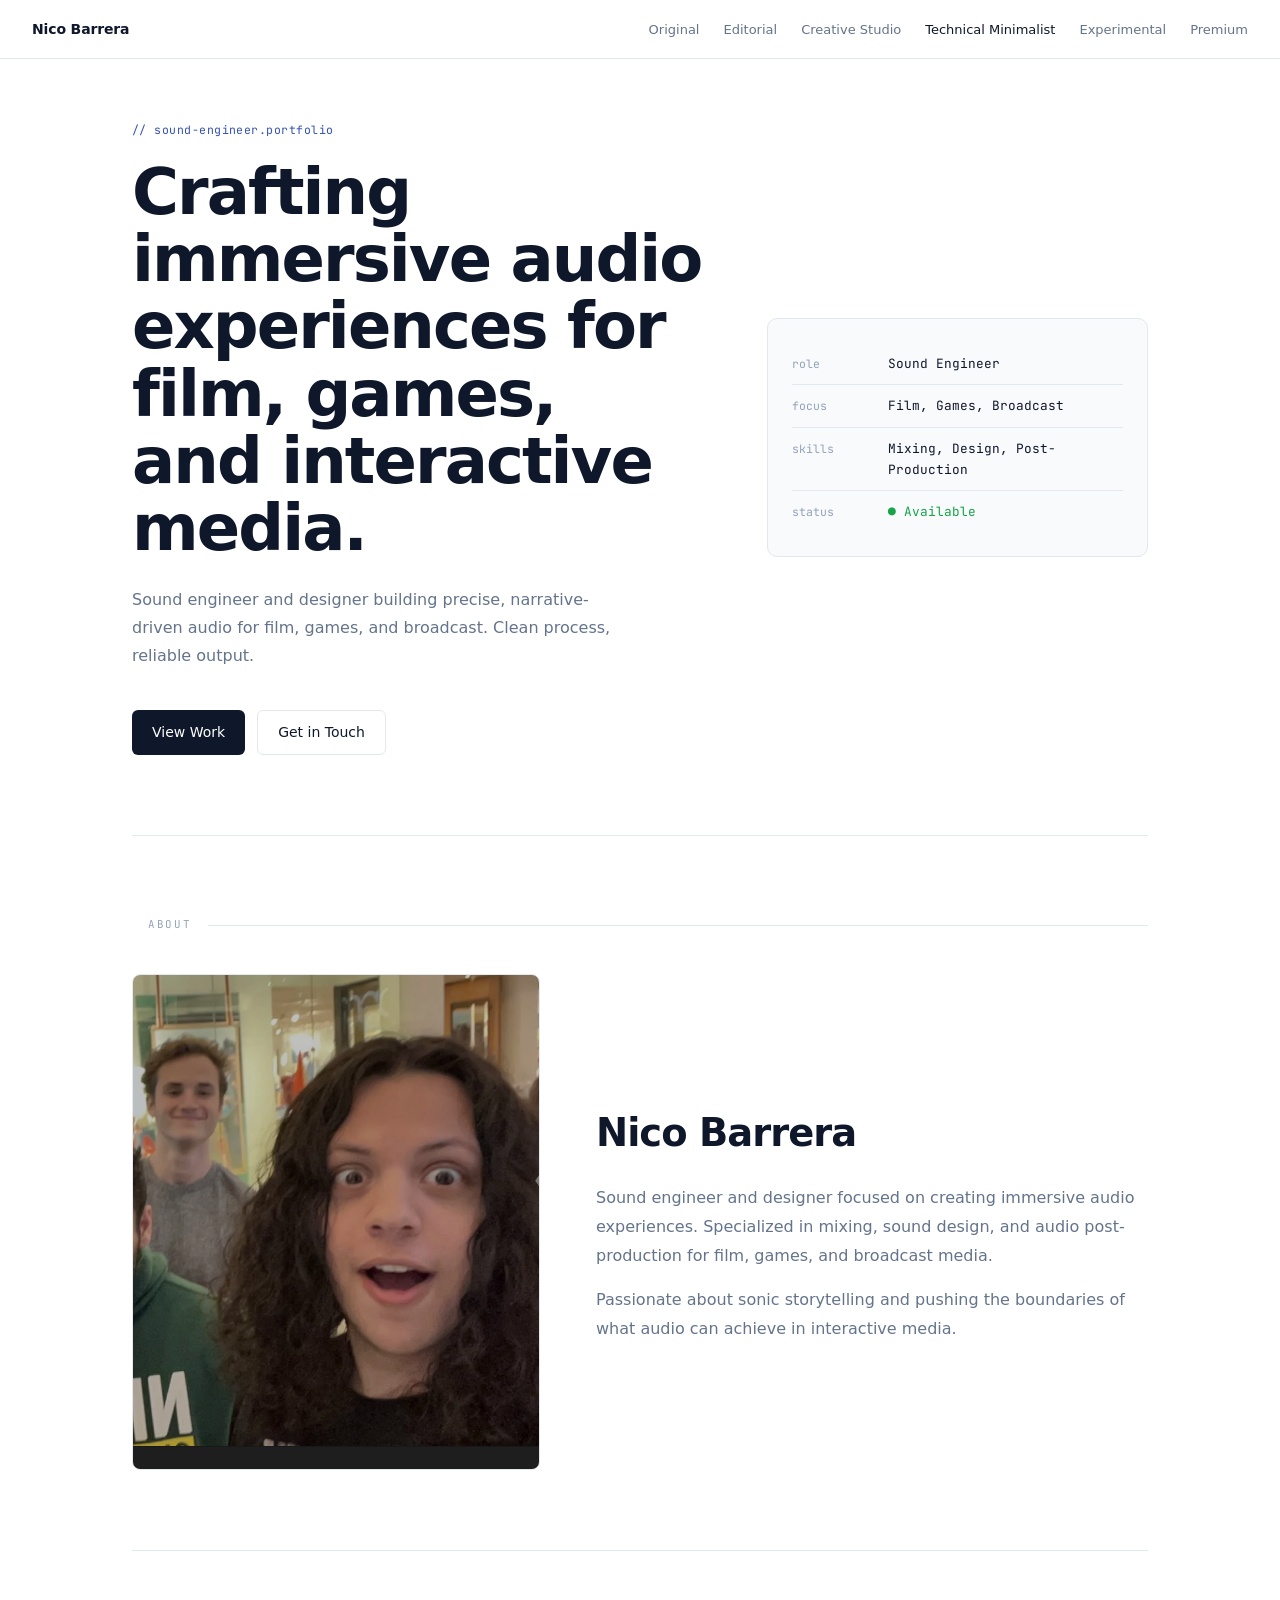
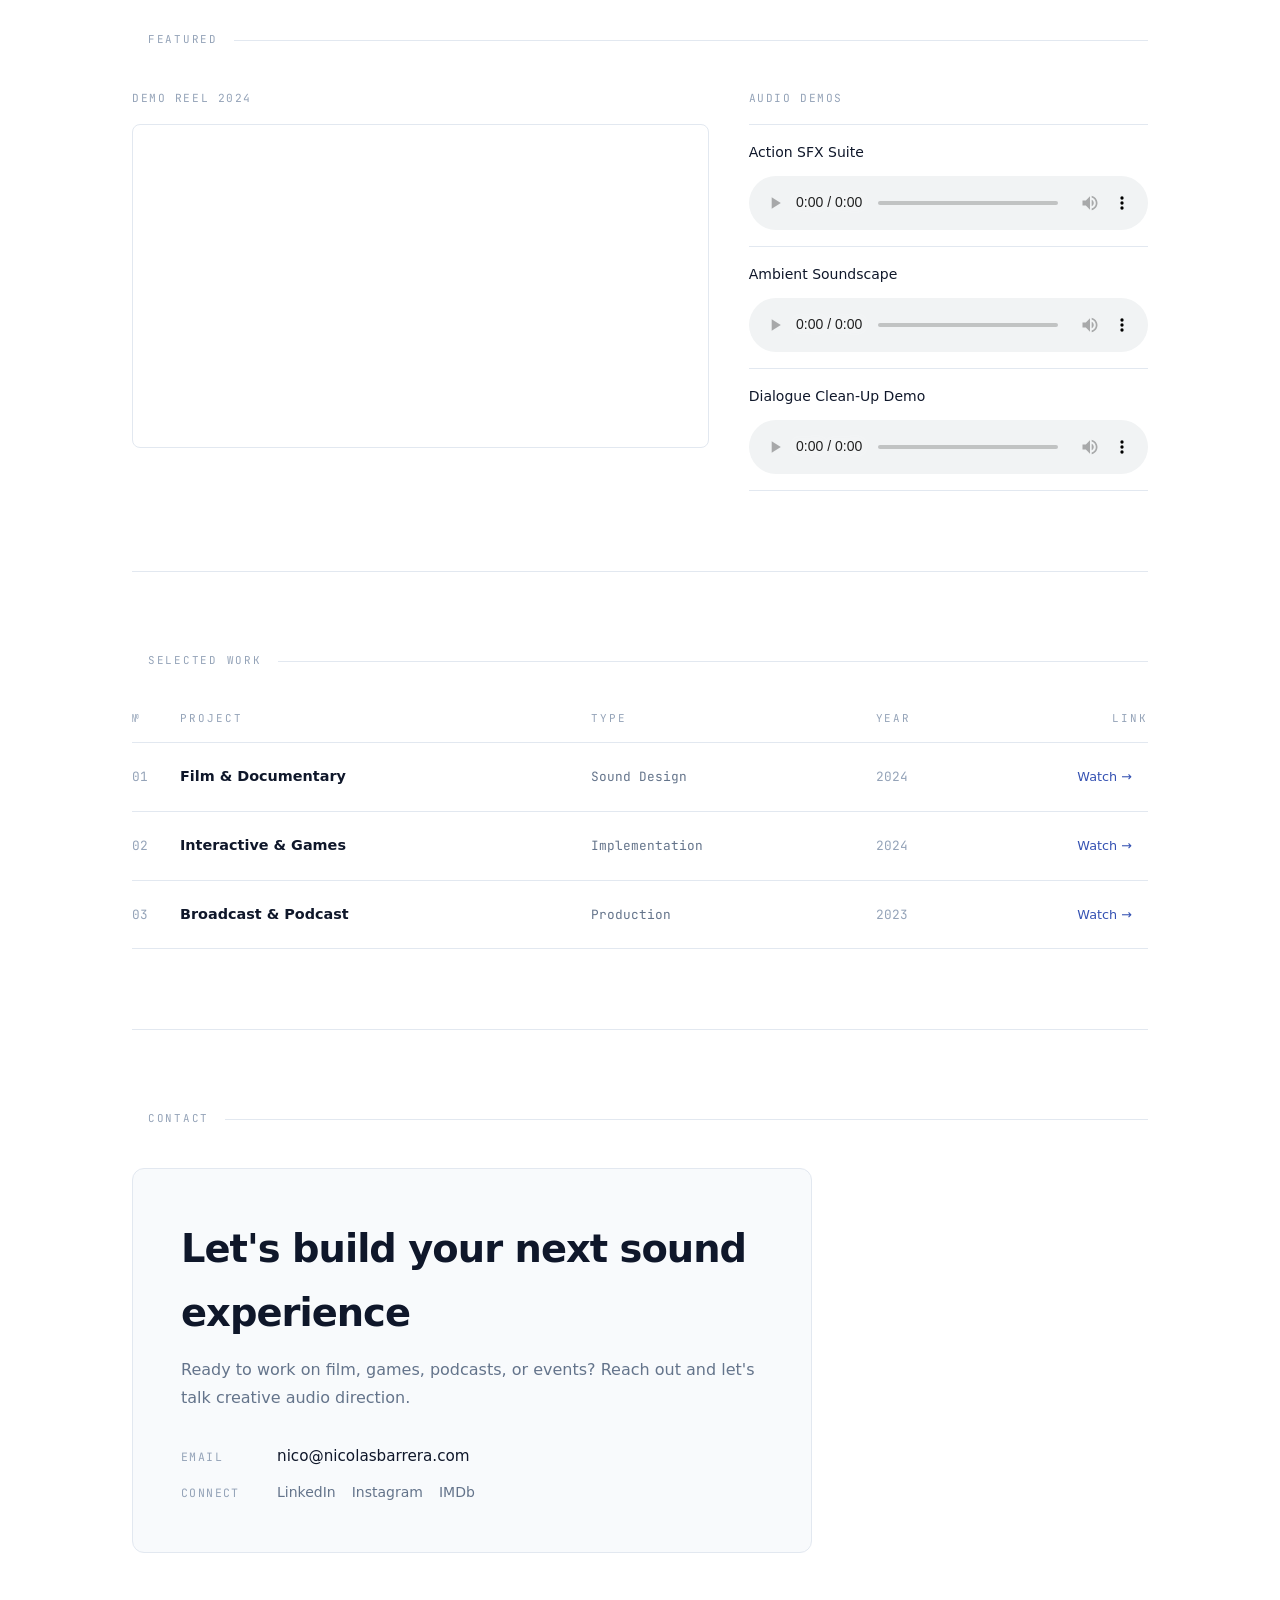
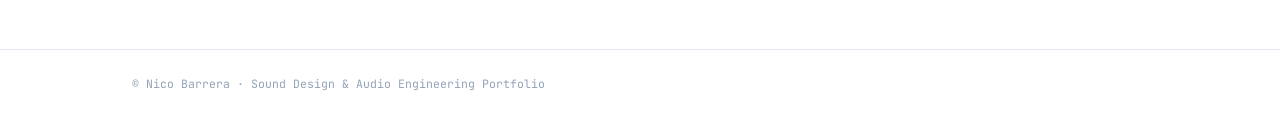
<file: minimal.html>
<!doctype html>
<html lang="en">
  <head>
    <meta charset="UTF-8" />
    <meta name="viewport" content="width=device-width, initial-scale=1.0" />
    <link rel="icon" type="image/svg+xml" href="favicon.svg" />
    <title>Technical Minimalist | Nico Barrera</title>
    <link rel="preconnect" href="https://fonts.googleapis.com" />
    <link rel="preconnect" href="https://fonts.gstatic.com" crossorigin />
    <link
      href="https://fonts.googleapis.com/css2?family=JetBrains+Mono:wght@400;500&display=swap"
      rel="stylesheet"
    />
    <link rel="stylesheet" href="minimal.css" />
  </head>
  <body>

    <!-- ── Technical Minimalist ───────────────────────────────────
         Direction: Engineering-focused precision layout — system UI,
         monospace metadata, table-based projects, clean borders.
         Inspired by Linear.app, Vercel, Railway, Clerk.
    ──────────────────────────────────────────────────────────── -->

    <header>
      <nav class="nav-wrapper">
        <a class="nav-logo" href="index.html">Nico Barrera</a>
        <button class="nav-toggle" aria-label="Open navigation">Menu</button>
        <ul class="nav-links">
          <li><a href="index.html">Original</a></li>
          <li><a href="editorial.html">Editorial</a></li>
          <li><a href="studio.html">Creative Studio</a></li>
          <li><a href="minimal.html" aria-current="page">Technical Minimalist</a></li>
          <li><a href="experimental.html">Experimental</a></li>
          <li><a href="premium.html">Premium</a></li>
        </ul>
      </nav>
    </header>

    <main class="wrap">

      <!-- ── Hero ──────────────────────────────────────────────────
           Left col: headline + lede + CTAs.
           Right col: monospace metadata card (role, focus, status).
      ──────────────────────────────────────────────────────────── -->
      <section class="hero" id="home">
        <div class="hero-grid">
          <div class="hero-copy">
            <p class="hero-eyebrow">// sound-engineer.portfolio</p>
            <h1>Crafting immersive audio experiences for film, games, and interactive media.</h1>
            <p class="hero-lede">
              Sound engineer and designer building precise, narrative-driven
              audio for film, games, and broadcast. Clean process, reliable output.
            </p>
            <div class="hero-btns">
              <a href="#featured" class="btn-solid">View Work</a>
              <a href="#contact" class="btn-outline">Get in Touch</a>
            </div>
          </div>
          <aside class="meta-card" aria-label="Profile metadata">
            <div class="meta-row">
              <span class="meta-key">role</span>
              <span class="meta-val">Sound Engineer</span>
            </div>
            <div class="meta-row">
              <span class="meta-key">focus</span>
              <span class="meta-val">Film, Games, Broadcast</span>
            </div>
            <div class="meta-row">
              <span class="meta-key">skills</span>
              <span class="meta-val">Mixing, Design, Post-Production</span>
            </div>
            <div class="meta-row">
              <span class="meta-key">status</span>
              <span class="meta-val available">● Available</span>
            </div>
          </aside>
        </div>
      </section>

      <!-- ── About ─────────────────────────────────────────────────
           Image left, structured bio text right.
      ──────────────────────────────────────────────────────────── -->
      <section class="about-section" id="about">
        <p class="section-rule">About</p>
        <div class="about-grid">
          <figure class="about-img">
            <img src="image.png" alt="Nico Barrera" />
          </figure>
          <div class="about-copy">
            <h2>Nico Barrera</h2>
            <p>
              Sound engineer and designer focused on creating immersive audio
              experiences. Specialized in mixing, sound design, and audio
              post-production for film, games, and broadcast media.
            </p>
            <p>
              Passionate about sonic storytelling and pushing the boundaries of
              what audio can achieve in interactive media.
            </p>
          </div>
        </div>
      </section>

      <!-- ── Featured ──────────────────────────────────────────────
           Demo reel left, audio samples right.
      ──────────────────────────────────────────────────────────── -->
      <section class="featured-section" id="featured">
        <p class="section-rule">Featured</p>
        <div class="featured-grid">
          <div>
            <p class="card-label">Demo Reel 2024</p>
            <div class="video-wrap">
              <iframe
                src="https://www.youtube.com/embed/5qap5aO4i9A"
                title="Demo Reel"
                frameborder="0"
                allow="accelerometer; autoplay; clipboard-write; encrypted-media; gyroscope; picture-in-picture"
                allowfullscreen
              ></iframe>
            </div>
          </div>
          <div>
            <p class="card-label">Audio Demos</p>
            <div class="audio-list-min">
              <div class="audio-item-min">
                <span>Action SFX Suite</span>
                <audio controls src="https://www.soundhelix.com/examples/mp3/SoundHelix-Song-1.mp3"></audio>
              </div>
              <div class="audio-item-min">
                <span>Ambient Soundscape</span>
                <audio controls src="https://www.soundhelix.com/examples/mp3/SoundHelix-Song-2.mp3"></audio>
              </div>
              <div class="audio-item-min">
                <span>Dialogue Clean-Up Demo</span>
                <audio controls src="https://www.soundhelix.com/examples/mp3/SoundHelix-Song-3.mp3"></audio>
              </div>
            </div>
          </div>
        </div>
      </section>

      <!-- ── Projects — proper HTML table ──────────────────────────
           The key differentiator: structured table layout with
           № / Project / Type / Year / Link columns.
      ──────────────────────────────────────────────────────────── -->
      <section class="projects-section" id="projects">
        <p class="section-rule">Selected Work</p>
        <table class="project-table" aria-label="Project list">
          <thead>
            <tr>
              <th scope="col">№</th>
              <th scope="col">Project</th>
              <th scope="col">Type</th>
              <th scope="col">Year</th>
              <th scope="col"><span class="sr-only">Link</span></th>
            </tr>
          </thead>
          <tbody>
            <tr>
              <td class="td-num">01</td>
              <td class="td-name">Film &amp; Documentary</td>
              <td class="td-type">Sound Design</td>
              <td class="td-year">2024</td>
              <td class="td-link"><a href="https://www.youtube.com/watch?v=5qap5aO4i9A" target="_blank" rel="noreferrer">Watch →</a></td>
            </tr>
            <tr>
              <td class="td-num">02</td>
              <td class="td-name">Interactive &amp; Games</td>
              <td class="td-type">Implementation</td>
              <td class="td-year">2024</td>
              <td class="td-link"><a href="https://www.youtube.com/watch?v=5qap5aO4i9A" target="_blank" rel="noreferrer">Watch →</a></td>
            </tr>
            <tr>
              <td class="td-num">03</td>
              <td class="td-name">Broadcast &amp; Podcast</td>
              <td class="td-type">Production</td>
              <td class="td-year">2023</td>
              <td class="td-link"><a href="https://www.youtube.com/watch?v=5qap5aO4i9A" target="_blank" rel="noreferrer">Watch →</a></td>
            </tr>
          </tbody>
        </table>
      </section>

      <!-- ── Contact ────────────────────────────────────────────────
           Structured block with field-label pairs.
      ──────────────────────────────────────────────────────────── -->
      <section class="contact-section" id="contact">
        <p class="section-rule">Contact</p>
        <div class="contact-block">
          <h2>Let's build your next sound experience</h2>
          <p>
            Ready to work on film, games, podcasts, or events? Reach out and
            let's talk creative audio direction.
          </p>
          <div class="contact-fields">
            <div class="contact-field">
              <span class="contact-field-label">Email</span>
              <a href="mailto:nico@nicolasbarrera.com">nico@nicolasbarrera.com</a>
            </div>
            <div class="contact-field">
              <span class="contact-field-label">Connect</span>
              <nav class="contact-socials" aria-label="Social links">
                <a href="https://www.linkedin.com/in/nicolas-barrera-644a7a377/" target="_blank" rel="noreferrer">LinkedIn</a>
                <a href="https://www.instagram.com" target="_blank" rel="noreferrer">Instagram</a>
                <a href="https://www.imdb.com" target="_blank" rel="noreferrer">IMDb</a>
              </nav>
            </div>
          </div>
        </div>
      </section>

    </main>

    <footer class="site-footer">
      <div class="wrap">
        <p>© Nico Barrera · Sound Design &amp; Audio Engineering Portfolio</p>
      </div>
    </footer>

    <script src="script.js" defer></script>
  </body>
</html>
</file>
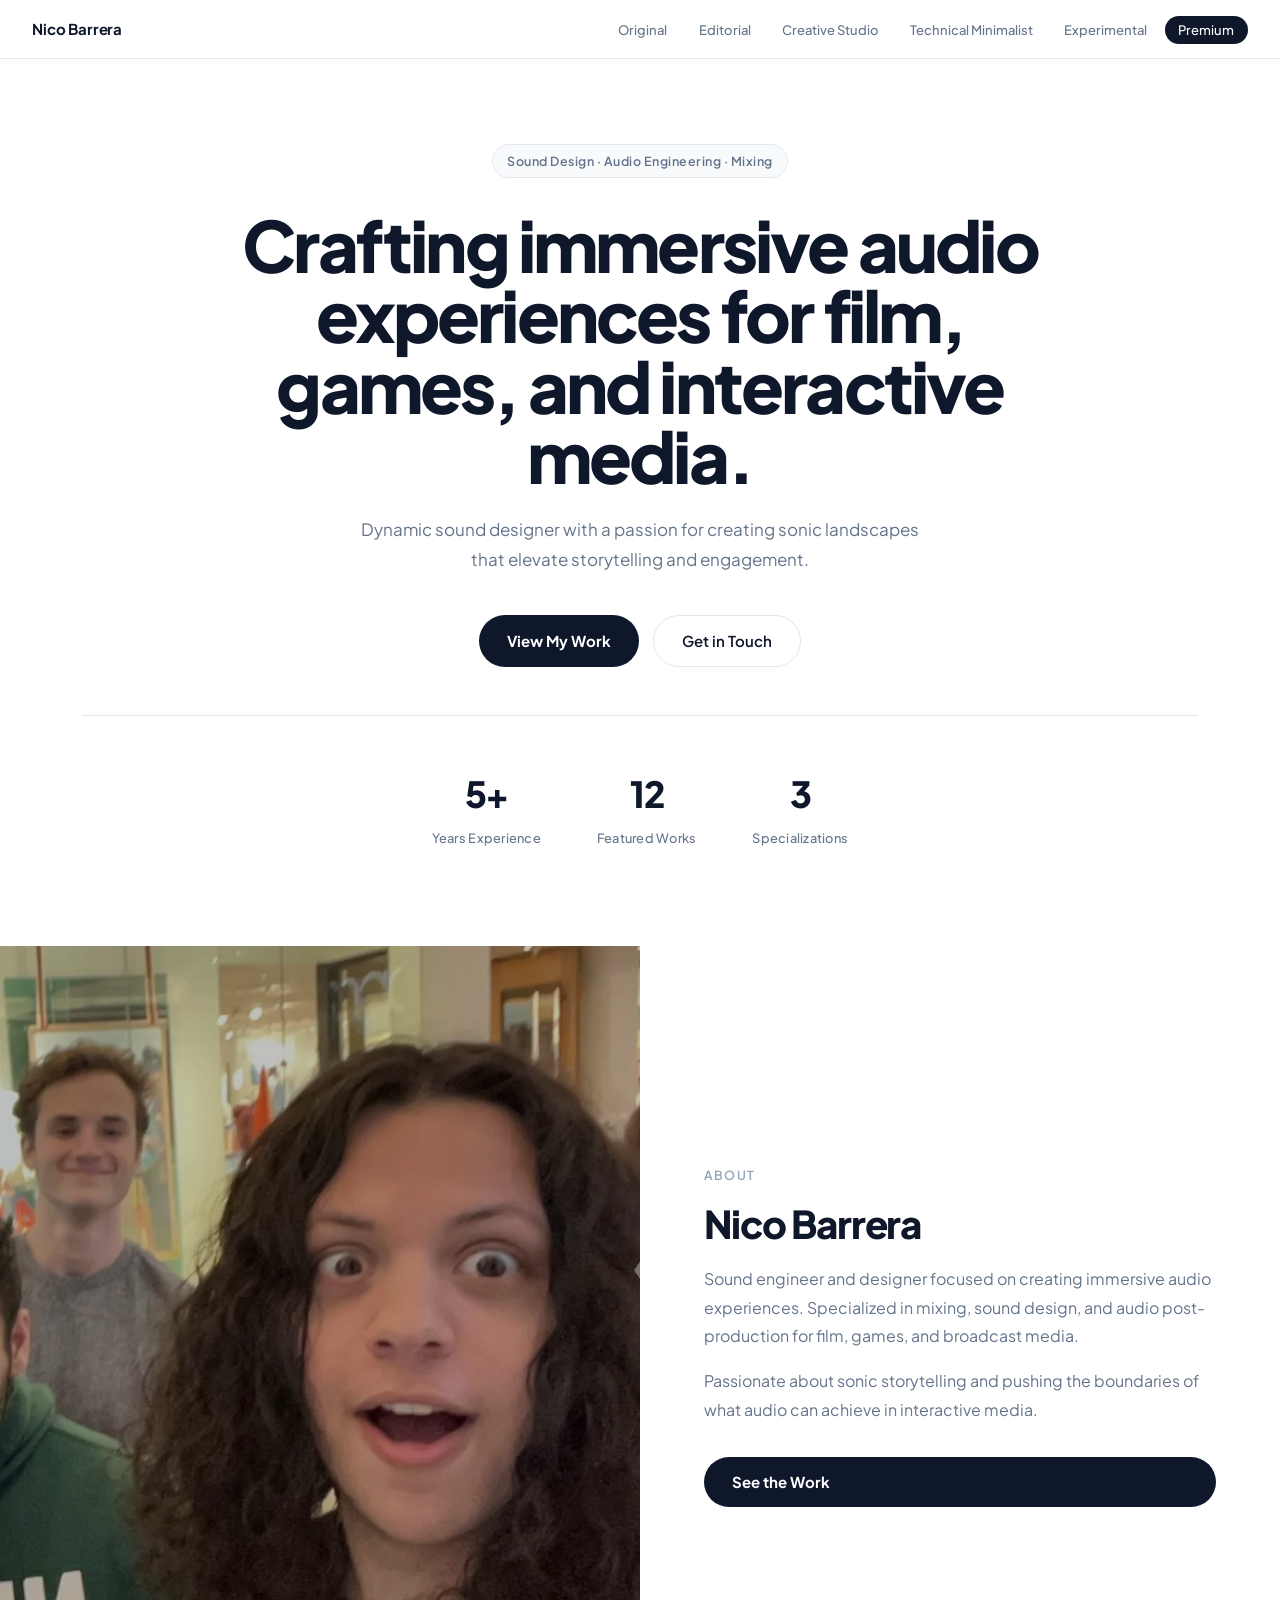
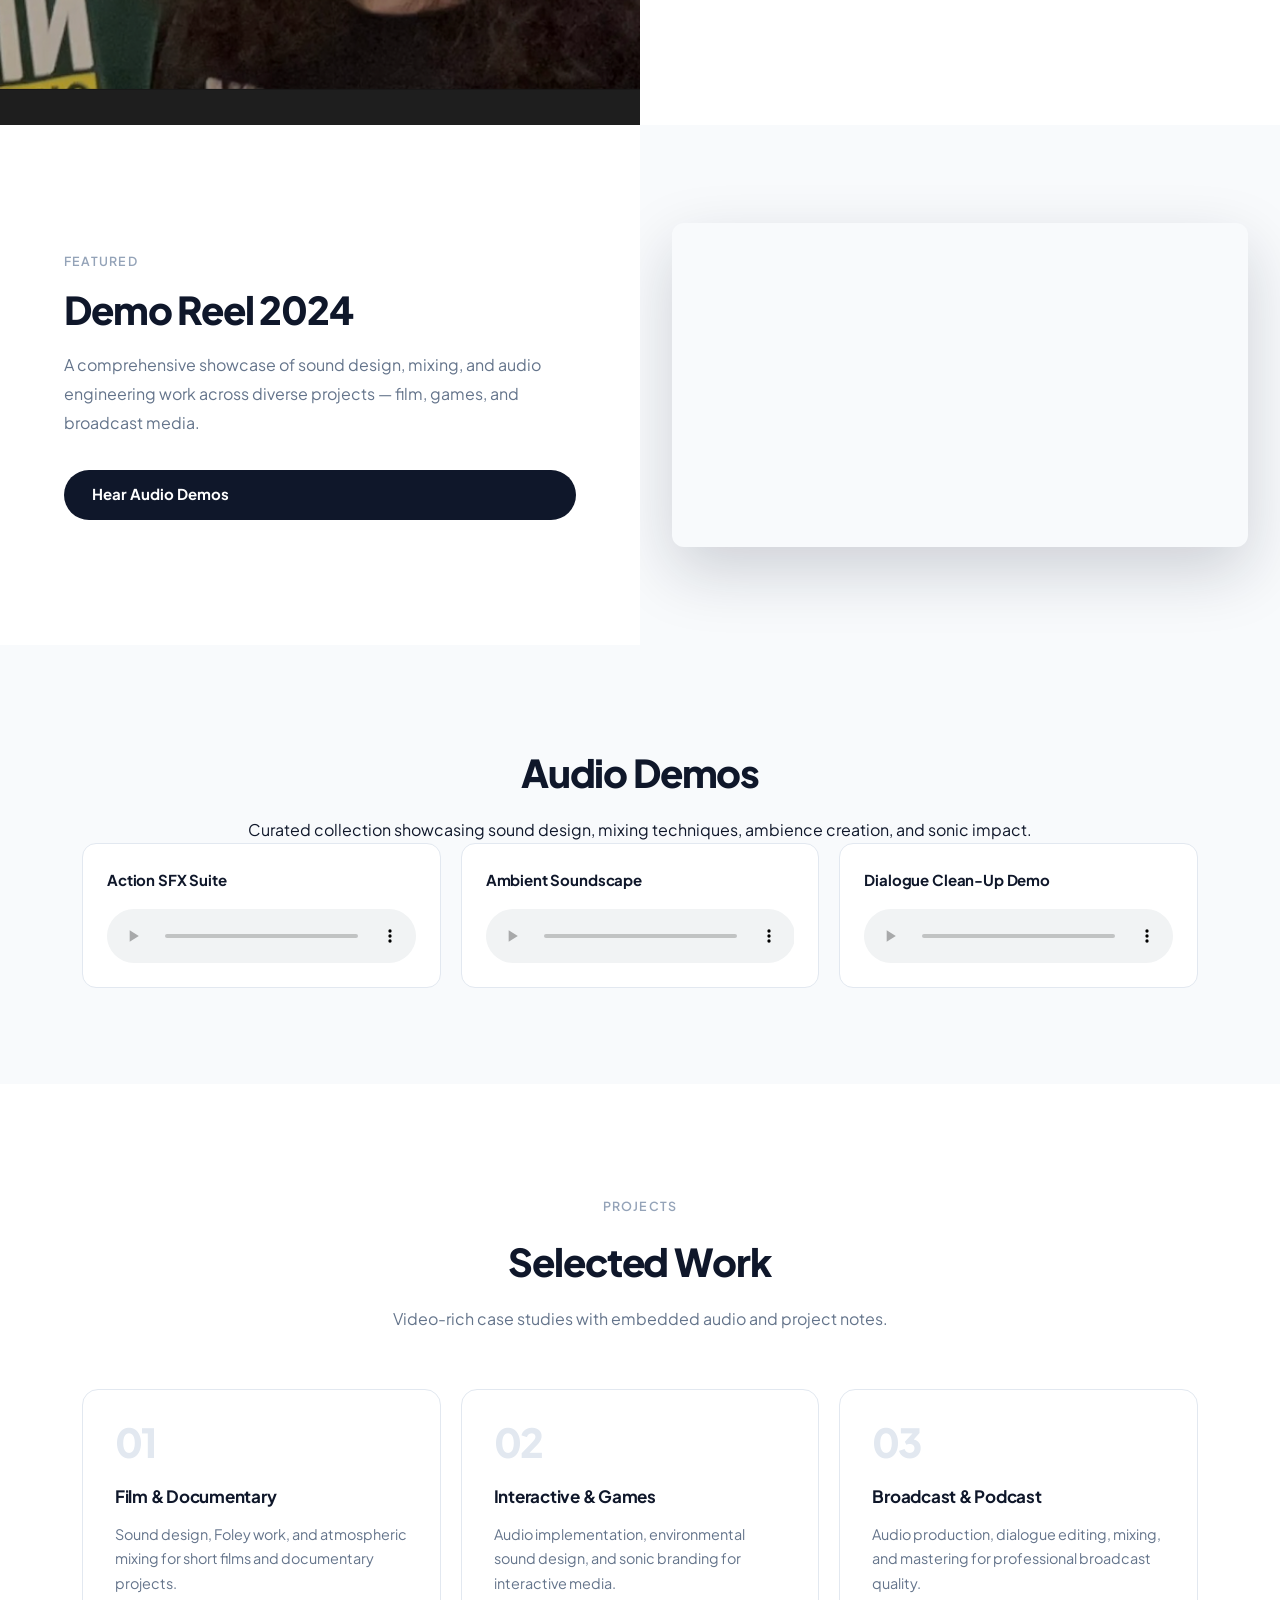
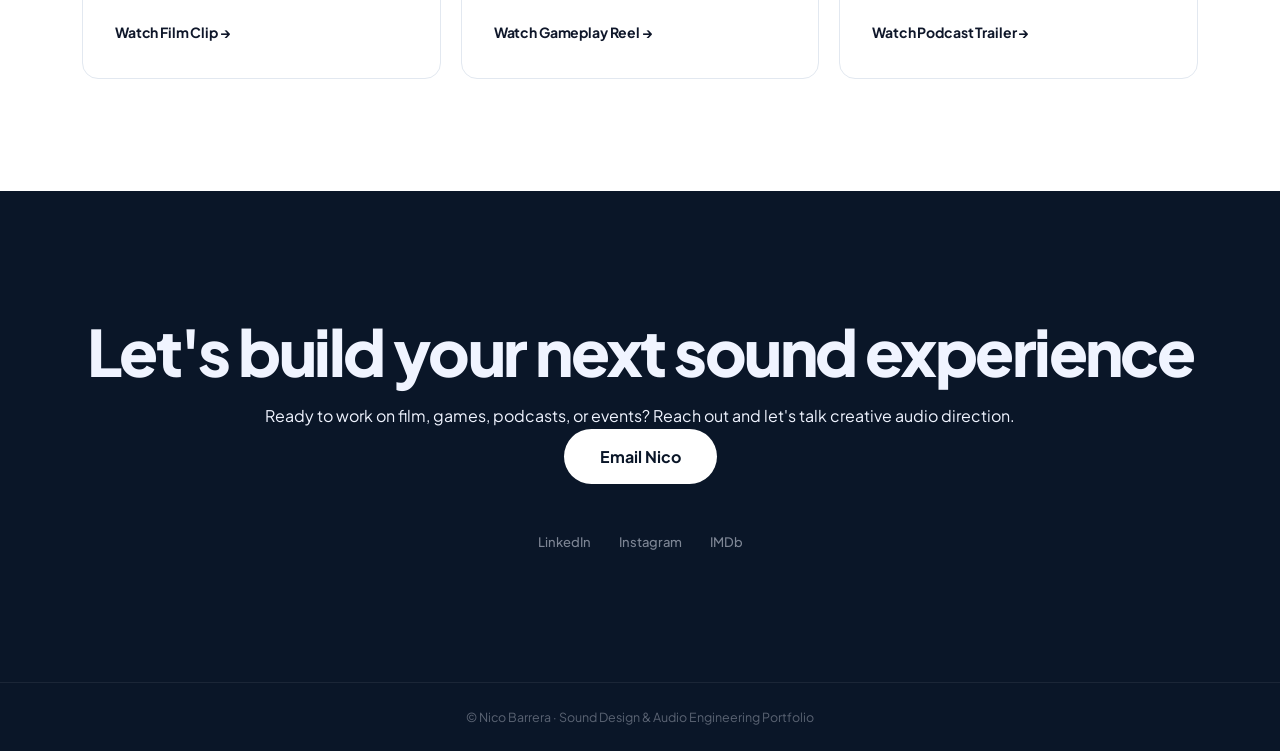
<file: premium.html>
<!doctype html>
<html lang="en">
  <head>
    <meta charset="UTF-8" />
    <meta name="viewport" content="width=device-width, initial-scale=1.0" />
    <link rel="icon" type="image/svg+xml" href="favicon.svg" />
    <title>Premium Product Page | Nico Barrera</title>
    <link rel="preconnect" href="https://fonts.googleapis.com" />
    <link rel="preconnect" href="https://fonts.gstatic.com" crossorigin />
    <link
      href="https://fonts.googleapis.com/css2?family=Plus+Jakarta+Sans:wght@400;500;600;700;800&display=swap"
      rel="stylesheet"
    />
    <link rel="stylesheet" href="premium.css" />
  </head>
  <body>

    <!-- ── Premium Product Page ───────────────────────────────────
         Direction: Polished product-style layout — centered hero
         with stat strip, alternating image+text rows, dark navy CTA.
         Inspired by Apple, Stripe, Framer, Linear homepage.
    ──────────────────────────────────────────────────────────── -->

    <header>
      <nav class="nav-wrapper">
        <a class="nav-logo" href="index.html">Nico Barrera</a>
        <button class="nav-toggle" aria-label="Open navigation">Menu</button>
        <ul class="nav-links">
          <li><a href="index.html">Original</a></li>
          <li><a href="editorial.html">Editorial</a></li>
          <li><a href="studio.html">Creative Studio</a></li>
          <li><a href="minimal.html">Technical Minimalist</a></li>
          <li><a href="experimental.html">Experimental</a></li>
          <li><a href="premium.html" aria-current="page">Premium</a></li>
        </ul>
      </nav>
    </header>

    <main>

      <!-- ── Hero ──────────────────────────────────────────────────
           Centered layout: tag → headline → lede → CTAs → stat strip.
           Apple/Stripe-style generous padding, dark pill CTA.
      ──────────────────────────────────────────────────────────── -->
      <section class="hero" id="home">
        <div class="wrap">
          <div class="hero-tag">
            Sound Design · Audio Engineering · Mixing
          </div>
          <h1>Crafting immersive audio experiences for film, games, and interactive media.</h1>
          <p class="hero-lede">
            Dynamic sound designer with a passion for creating sonic landscapes
            that elevate storytelling and engagement.
          </p>
          <div class="hero-btns">
            <a href="#about" class="btn-dark">View My Work</a>
            <a href="#contact" class="btn-light">Get in Touch</a>
          </div>
          <div class="stat-strip">
            <div class="stat"><strong>5+</strong><span>Years Experience</span></div>
            <div class="stat"><strong>12</strong><span>Featured Works</span></div>
            <div class="stat"><strong>3</strong><span>Specializations</span></div>
          </div>
        </div>
      </section>

      <!-- ── About — alternating image + text rows ─────────────────
           Row 1: image left, bio right.
           Row 2: video right, project intro left.
           Mirrors Apple product page rhythm.
      ──────────────────────────────────────────────────────────── -->
      <section class="about-section" id="about">

        <!-- row 1: portrait left, about copy right -->
        <div class="feature-row">
          <div class="feature-media">
            <img src="image.png" alt="Nico Barrera" />
          </div>
          <div class="feature-copy">
            <p class="eyebrow">About</p>
            <h2>Nico Barrera</h2>
            <p>
              Sound engineer and designer focused on creating immersive audio
              experiences. Specialized in mixing, sound design, and audio
              post-production for film, games, and broadcast media.
            </p>
            <p>
              Passionate about sonic storytelling and pushing the boundaries of
              what audio can achieve in interactive media.
            </p>
            <a href="#featured" class="btn-dark">See the Work</a>
          </div>
        </div>

        <!-- row 2: copy left, demo reel right — flipped -->
        <div class="feature-row feature-row--flip" id="featured">
          <div class="feature-copy">
            <p class="eyebrow">Featured</p>
            <h2>Demo Reel 2024</h2>
            <p>
              A comprehensive showcase of sound design, mixing, and audio
              engineering work across diverse projects — film, games, and
              broadcast media.
            </p>
            <a href="#audio" class="btn-dark">Hear Audio Demos</a>
          </div>
          <div class="feature-media" style="position:relative;">
            <div style="position:absolute;inset:0;display:flex;align-items:center;justify-content:center;padding:2rem;">
              <div style="width:100%;aspect-ratio:16/9;overflow:hidden;border-radius:12px;box-shadow:0 24px 64px rgba(15,23,42,0.18);">
                <iframe
                  src="https://www.youtube.com/embed/5qap5aO4i9A"
                  title="Demo Reel"
                  frameborder="0"
                  allow="accelerometer; autoplay; clipboard-write; encrypted-media; gyroscope; picture-in-picture"
                  allowfullscreen
                  style="width:100%;height:100%;border:none;"
                ></iframe>
              </div>
            </div>
          </div>
        </div>

      </section>

      <!-- ── Audio Demos ────────────────────────────────────────────
           Three clean audio cards in a gray-bg contained section.
      ──────────────────────────────────────────────────────────── -->
      <section class="audio-section" id="audio">
        <div class="wrap">
          <h2>Audio Demos</h2>
          <p>Curated collection showcasing sound design, mixing techniques, ambience creation, and sonic impact.</p>
          <div class="audio-cards">
            <div class="audio-card">
              <h3>Action SFX Suite</h3>
              <audio controls src="https://www.soundhelix.com/examples/mp3/SoundHelix-Song-1.mp3"></audio>
            </div>
            <div class="audio-card">
              <h3>Ambient Soundscape</h3>
              <audio controls src="https://www.soundhelix.com/examples/mp3/SoundHelix-Song-2.mp3"></audio>
            </div>
            <div class="audio-card">
              <h3>Dialogue Clean-Up Demo</h3>
              <audio controls src="https://www.soundhelix.com/examples/mp3/SoundHelix-Song-3.mp3"></audio>
            </div>
          </div>
        </div>
      </section>

      <!-- ── Projects — 3-col cards with large muted numbers ───────
           Each card: large number → title → description → link.
      ──────────────────────────────────────────────────────────── -->
      <section class="projects-section" id="projects">
        <p class="section-eyebrow">Projects</p>
        <h2>Selected Work</h2>
        <p>Video-rich case studies with embedded audio and project notes.</p>
        <div class="project-cards wrap">
          <article class="project-card">
            <div class="project-card-num">01</div>
            <h3>Film &amp; Documentary</h3>
            <p>Sound design, Foley work, and atmospheric mixing for short films and documentary projects.</p>
            <a href="https://www.youtube.com/watch?v=5qap5aO4i9A" target="_blank" rel="noreferrer">Watch Film Clip</a>
          </article>
          <article class="project-card">
            <div class="project-card-num">02</div>
            <h3>Interactive &amp; Games</h3>
            <p>Audio implementation, environmental sound design, and sonic branding for interactive media.</p>
            <a href="https://www.youtube.com/watch?v=5qap5aO4i9A" target="_blank" rel="noreferrer">Watch Gameplay Reel</a>
          </article>
          <article class="project-card">
            <div class="project-card-num">03</div>
            <h3>Broadcast &amp; Podcast</h3>
            <p>Audio production, dialogue editing, mixing, and mastering for professional broadcast quality.</p>
            <a href="https://www.youtube.com/watch?v=5qap5aO4i9A" target="_blank" rel="noreferrer">Watch Podcast Trailer</a>
          </article>
        </div>
      </section>

      <!-- ── CTA / Contact — dark navy full-width ──────────────────
           Strong closing section: headline → sub → white pill CTA
           → social links. Mirrors Stripe/Framer CTA sections.
      ──────────────────────────────────────────────────────────── -->
      <section class="cta-section" id="contact">
        <div class="wrap">
          <h2>Let's build your next sound experience</h2>
          <p>
            Ready to work on film, games, podcasts, or events? Reach out and
            let's talk creative audio direction.
          </p>
          <a href="mailto:nico@nicolasbarrera.com" class="btn-white">
            Email Nico
          </a>
          <nav class="cta-socials" aria-label="Social links">
            <a href="https://www.linkedin.com/in/nicolas-barrera-644a7a377/" target="_blank" rel="noreferrer">LinkedIn</a>
            <a href="https://www.instagram.com" target="_blank" rel="noreferrer">Instagram</a>
            <a href="https://www.imdb.com" target="_blank" rel="noreferrer">IMDb</a>
          </nav>
        </div>
      </section>

    </main>

    <footer class="site-footer">
      <div class="wrap">
        <p>© Nico Barrera · Sound Design &amp; Audio Engineering Portfolio</p>
      </div>
    </footer>

    <script src="script.js" defer></script>
  </body>
</html>
</file>
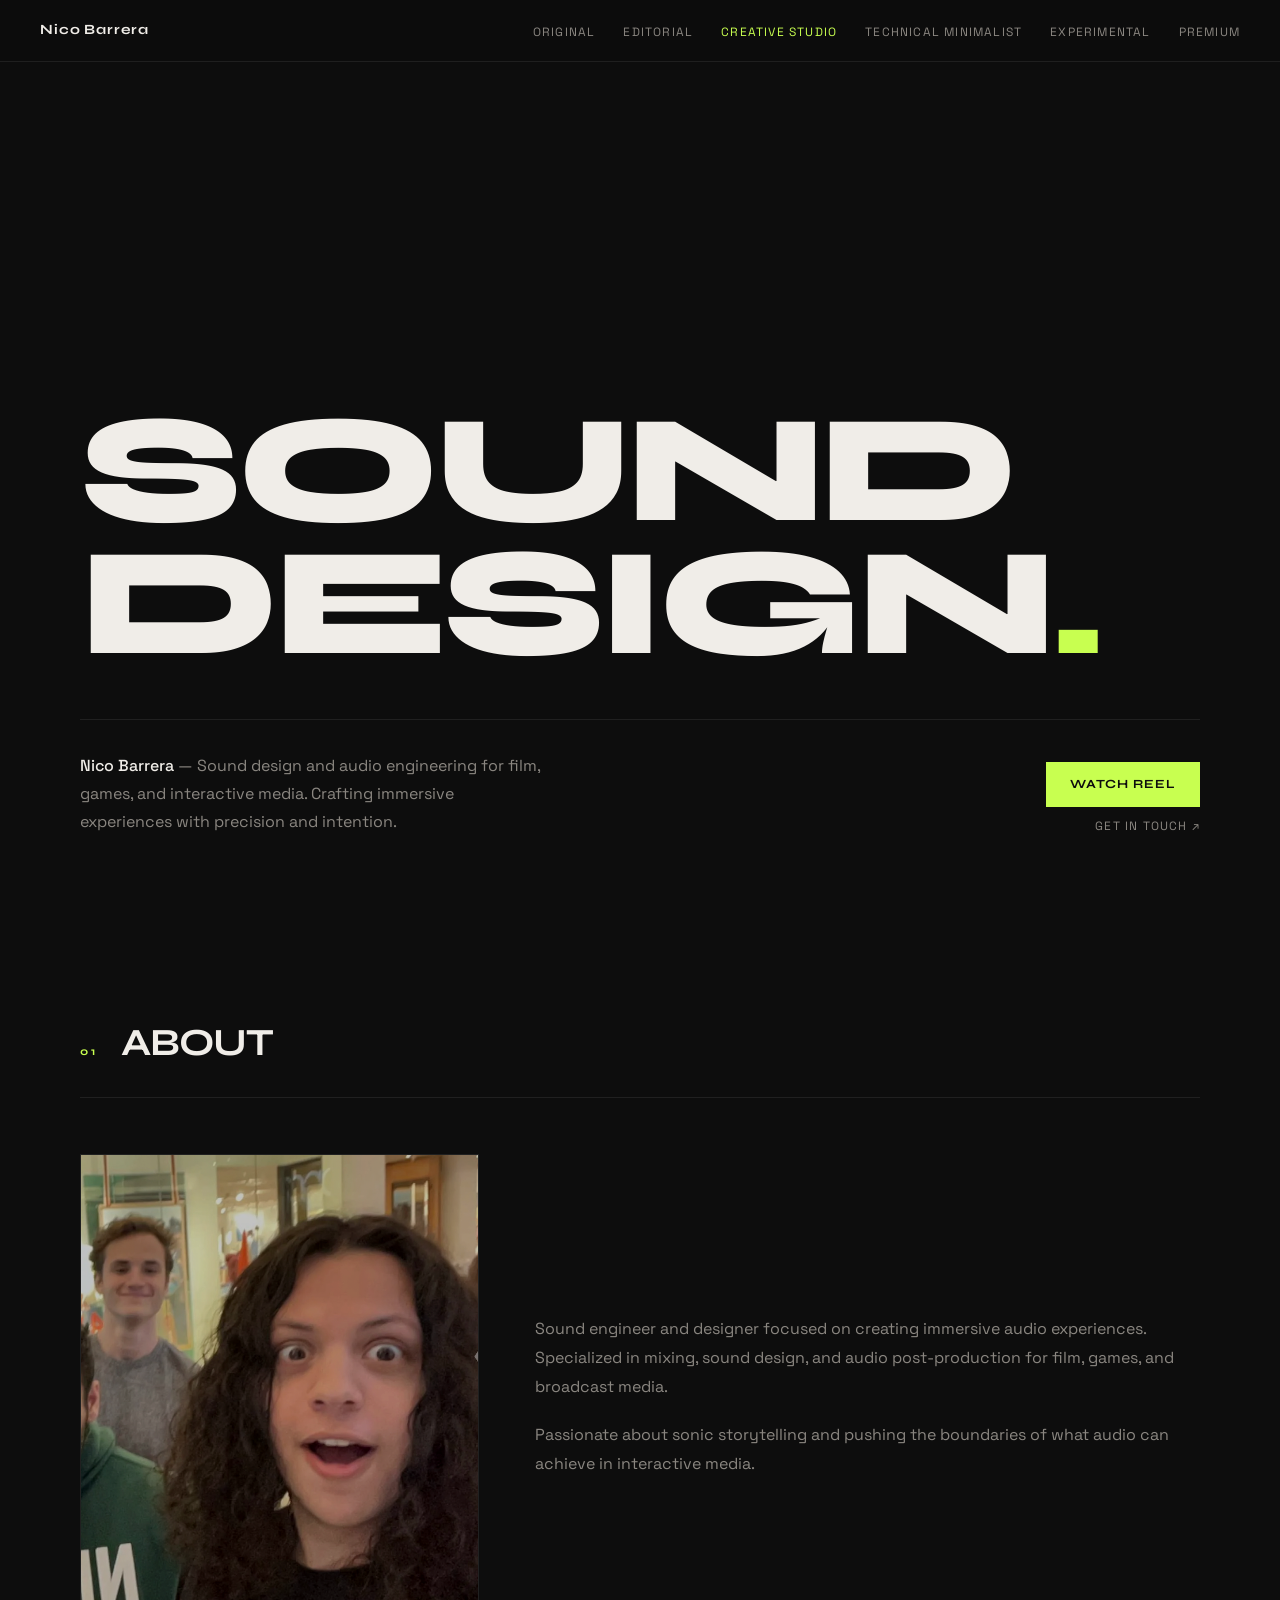
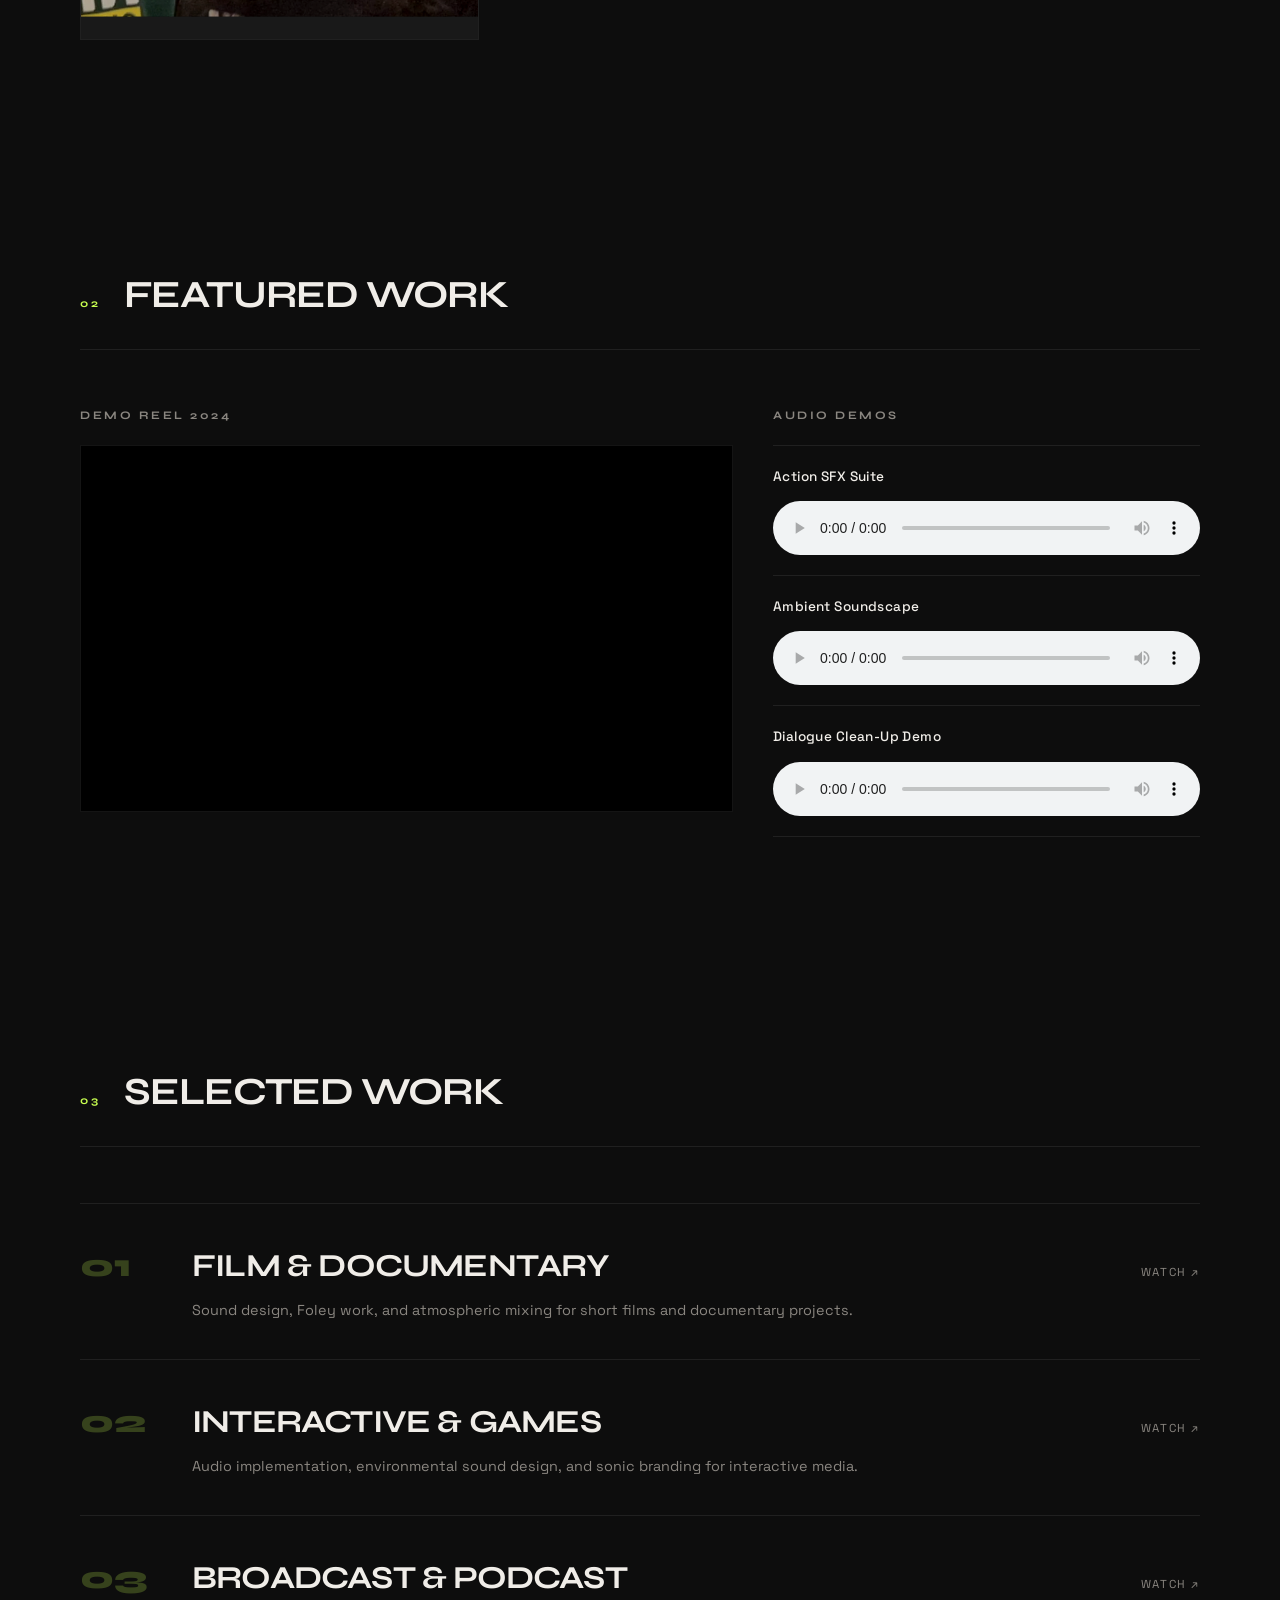
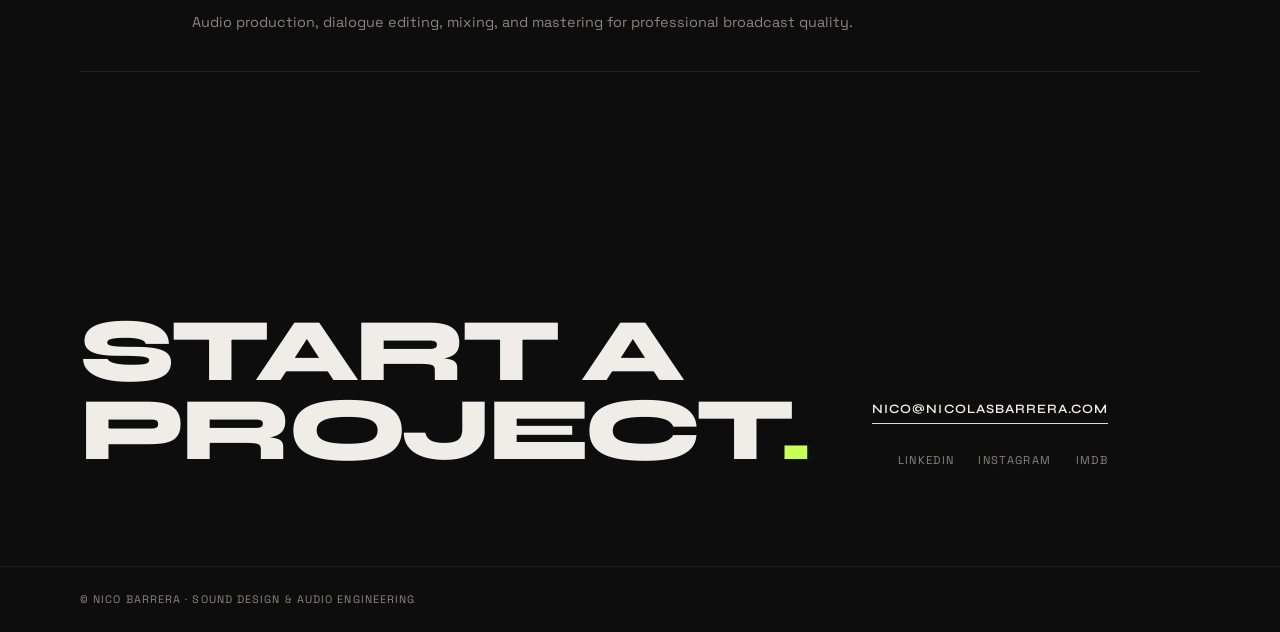
<file: studio.html>
<!doctype html>
<html lang="en">
  <head>
    <meta charset="UTF-8" />
    <meta name="viewport" content="width=device-width, initial-scale=1.0" />
    <link rel="icon" type="image/svg+xml" href="favicon.svg" />
    <title>Creative Studio | Nico Barrera</title>
    <link rel="preconnect" href="https://fonts.googleapis.com" />
    <link rel="preconnect" href="https://fonts.gstatic.com" crossorigin />
    <link
      href="https://fonts.googleapis.com/css2?family=Syne:wght@700;800&family=Space+Grotesk:wght@400;500&display=swap"
      rel="stylesheet"
    />
    <link rel="stylesheet" href="studio.css" />
  </head>
  <body>

    <!-- ── Creative Studio ────────────────────────────────────────
         Direction: Bold studio layout — oversized stacked type,
         electric lime accent, confident spacing.
         Inspired by BUCK, Heco Partners, Studio Dumbar.
    ──────────────────────────────────────────────────────────── -->

    <header>
      <nav class="nav-wrapper">
        <a class="nav-logo" href="index.html">Nico Barrera</a>
        <button class="nav-toggle" aria-label="Open navigation">Menu</button>
        <ul class="nav-links">
          <li><a href="index.html">Original</a></li>
          <li><a href="editorial.html">Editorial</a></li>
          <li><a href="studio.html" aria-current="page">Creative Studio</a></li>
          <li><a href="minimal.html">Technical Minimalist</a></li>
          <li><a href="experimental.html">Experimental</a></li>
          <li><a href="premium.html">Premium</a></li>
        </ul>
      </nav>
    </header>

    <main>

      <!-- ── Hero ──────────────────────────────────────────────────
           Full-viewport: stacked oversized display words at bottom,
           tagline + CTA anchored to baseline via flex-end.
      ──────────────────────────────────────────────────────────── -->
      <section class="hero" id="home">
        <h1 class="hero-headline">
          Sound<br>
          Design<em>.</em>
        </h1>
        <div class="hero-foot">
          <p class="hero-sub">
            <strong>Nico Barrera</strong> — Sound design and audio engineering
            for film, games, and interactive media. Crafting immersive
            experiences with precision and intention.
          </p>
          <div class="hero-actions">
            <a href="#featured" class="btn-primary">Watch Reel</a>
            <a href="#contact" class="btn-ghost">Get in Touch ↗</a>
          </div>
        </div>
      </section>

      <!-- ── About ─────────────────────────────────────────────────
           Portrait left, bio copy right.
      ──────────────────────────────────────────────────────────── -->
      <section class="about-section" id="about">
        <div class="wrap">
          <div class="section-head">
            <span class="section-num">01</span>
            <h2>About</h2>
          </div>
          <div class="studio-about-grid">
            <figure class="studio-portrait">
              <img src="image.png" alt="Nico Barrera" />
            </figure>
            <div class="about-copy">
              <p>
                Sound engineer and designer focused on creating immersive audio
                experiences. Specialized in mixing, sound design, and audio
                post-production for film, games, and broadcast media.
              </p>
              <p>
                Passionate about sonic storytelling and pushing the boundaries
                of what audio can achieve in interactive media.
              </p>
            </div>
          </div>
        </div>
      </section>

      <!-- ── Featured ──────────────────────────────────────────────
           Video left, audio list right.
      ──────────────────────────────────────────────────────────── -->
      <section class="featured-section" id="featured">
        <div class="wrap">
          <div class="section-head">
            <span class="section-num">02</span>
            <h2>Featured Work</h2>
          </div>
          <div class="featured-inner">
            <div class="reel-block">
              <p class="col-eyebrow">Demo Reel 2024</p>
              <div class="video-wrap">
                <iframe
                  src="https://www.youtube.com/embed/5qap5aO4i9A"
                  title="Demo Reel"
                  frameborder="0"
                  allow="accelerometer; autoplay; clipboard-write; encrypted-media; gyroscope; picture-in-picture"
                  allowfullscreen
                ></iframe>
              </div>
            </div>
            <div class="audio-block">
              <p class="col-eyebrow">Audio Demos</p>
              <div class="studio-audio-list">
                <div class="studio-audio-item">
                  <span>Action SFX Suite</span>
                  <audio controls src="https://www.soundhelix.com/examples/mp3/SoundHelix-Song-1.mp3"></audio>
                </div>
                <div class="studio-audio-item">
                  <span>Ambient Soundscape</span>
                  <audio controls src="https://www.soundhelix.com/examples/mp3/SoundHelix-Song-2.mp3"></audio>
                </div>
                <div class="studio-audio-item">
                  <span>Dialogue Clean-Up Demo</span>
                  <audio controls src="https://www.soundhelix.com/examples/mp3/SoundHelix-Song-3.mp3"></audio>
                </div>
              </div>
            </div>
          </div>
        </div>
      </section>

      <!-- ── Projects ───────────────────────────────────────────────
           Numbered rows — lime accent reveals on hover.
      ──────────────────────────────────────────────────────────── -->
      <section class="projects-section" id="projects">
        <div class="wrap">
          <div class="section-head">
            <span class="section-num">03</span>
            <h2>Selected Work</h2>
          </div>
          <div class="project-list">
            <article class="project-block">
              <span class="proj-num">01</span>
              <div>
                <h3 class="proj-title">Film &amp; Documentary</h3>
                <p class="proj-desc">Sound design, Foley work, and atmospheric mixing for short films and documentary projects.</p>
              </div>
              <a href="https://www.youtube.com/watch?v=5qap5aO4i9A" target="_blank" rel="noreferrer" class="proj-link">Watch ↗</a>
            </article>
            <article class="project-block">
              <span class="proj-num">02</span>
              <div>
                <h3 class="proj-title">Interactive &amp; Games</h3>
                <p class="proj-desc">Audio implementation, environmental sound design, and sonic branding for interactive media.</p>
              </div>
              <a href="https://www.youtube.com/watch?v=5qap5aO4i9A" target="_blank" rel="noreferrer" class="proj-link">Watch ↗</a>
            </article>
            <article class="project-block">
              <span class="proj-num">03</span>
              <div>
                <h3 class="proj-title">Broadcast &amp; Podcast</h3>
                <p class="proj-desc">Audio production, dialogue editing, mixing, and mastering for professional broadcast quality.</p>
              </div>
              <a href="https://www.youtube.com/watch?v=5qap5aO4i9A" target="_blank" rel="noreferrer" class="proj-link">Watch ↗</a>
            </article>
          </div>
        </div>
      </section>

      <!-- ── Contact ────────────────────────────────────────────────
           Oversized headline left, email + socials right.
      ──────────────────────────────────────────────────────────── -->
      <section class="contact-section" id="contact">
        <div class="wrap">
          <div class="contact-inner">
            <h2 class="contact-headline">
              Start a<br>project<em>.</em>
            </h2>
            <div class="contact-details">
              <a href="mailto:nico@nicolasbarrera.com" class="contact-email-link">
                nico@nicolasbarrera.com
              </a>
              <nav class="contact-socials" aria-label="Social links">
                <a href="https://www.linkedin.com/in/nicolas-barrera-644a7a377/" target="_blank" rel="noreferrer">LinkedIn</a>
                <a href="https://www.instagram.com" target="_blank" rel="noreferrer">Instagram</a>
                <a href="https://www.imdb.com" target="_blank" rel="noreferrer">IMDb</a>
              </nav>
            </div>
          </div>
        </div>
      </section>

    </main>

    <footer class="site-footer">
      <div class="wrap">
        <p>© Nico Barrera · Sound Design &amp; Audio Engineering</p>
      </div>
    </footer>

    <script src="script.js" defer></script>
  </body>
</html>
</file>
<file: styles.css>
:root {
  color-scheme: dark;
  font-family:
    "Inter",
    system-ui,
    -apple-system,
    BlinkMacSystemFont,
    "Segoe UI",
    sans-serif;
  background: #03050a;
  color: #f5f7fb;
  line-height: 1.6;
  font-size: 16px;
}

* {
  box-sizing: border-box;
}

html {
  scroll-behavior: smooth;
}

body {
  margin: 0;
  min-height: 100vh;
  background:
    radial-gradient(circle at top, rgba(41, 128, 185, 0.12), transparent 30%),
    linear-gradient(180deg, #03050a 0%, #050812 100%);
}

img,
iframe,
audio {
  max-width: 100%;
}

button,
a {
  font: inherit;
}

.nav-wrapper {
  position: fixed;
  top: 0;
  left: 0;
  right: 0;
  z-index: 10;
  display: flex;
  align-items: center;
  justify-content: space-between;
  gap: 1rem;
  padding: 1rem 2rem;
  background: rgba(3, 5, 10, 0.92);
  backdrop-filter: blur(14px);
}

.logo {
  font-weight: 700;
  letter-spacing: 0.12em;
  text-decoration: none;
  color: #ffffff;
}

.nav-links {
  display: flex;
  align-items: center;
  gap: 1.5rem;
  list-style: none;
  margin: 0;
  padding: 0;
}

.nav-links a {
  color: #dcdfe7;
  text-decoration: none;
  transition: color 180ms ease;
}

.nav-links a:hover,
.nav-links a:focus-visible {
  color: #5ba3d0;
}

.nav-toggle {
  display: none;
  border: 1px solid rgba(255, 255, 255, 0.14);
  background: rgba(255, 255, 255, 0.04);
  color: #f5f7fb;
  padding: 0.75rem 1rem;
  border-radius: 4px;
  cursor: pointer;
}

.hero {
  min-height: 100vh;
  padding: 7rem 2rem 3rem;
  display: grid;
  place-items: center;
  text-align: center;
}

.hero-copy {
  max-width: 900px;
}

.eyebrow {
  font-size: 0.93rem;
  letter-spacing: 0.22em;
  text-transform: uppercase;
  color: #5ba3d0;
  margin-bottom: 1rem;
}

.hero h1 {
  margin: 0;
  font-size: clamp(2.8rem, 5vw, 4.8rem);
  line-height: 1.02;
  letter-spacing: -0.05em;
}

.hero-text {
  max-width: 720px;
  margin: 1.25rem auto 0;
  color: #bfc4d6;
}

.hero-actions {
  display: flex;
  flex-wrap: wrap;
  justify-content: center;
  gap: 1rem;
  margin-top: 2rem;
}

.button {
  display: inline-flex;
  align-items: center;
  justify-content: center;
  padding: 0.95rem 1.7rem;
  border-radius: 6px;
  text-decoration: none;
  transition:
    transform 180ms ease,
    box-shadow 180ms ease;
}

.button:hover,
.button:focus-visible {
  transform: translateY(-2px);
}

.button-primary {
  background: #2980b9;
  color: #fff;
  box-shadow: 0 8px 20px rgba(41, 128, 185, 0.12);
}

.button-secondary {
  background: transparent;
  color: #f7f8fb;
  border: 1px solid rgba(91, 163, 208, 0.4);
}

.section {
  padding: 5rem 2rem;
  max-width: 1200px;
  margin: 0 auto;
}

.about-container {
  display: grid;
  grid-template-columns: 1fr 1fr;
  gap: 3rem;
  align-items: center;
  max-width: 960px;
  margin: 0 auto;
}

.about-image-circle {
  width: 280px;
  height: 280px;
  border-radius: 50%;
  overflow: hidden;
  background: rgba(41, 128, 185, 0.1);
  border: 2px solid rgba(91, 163, 208, 0.3);
  display: flex;
  align-items: center;
  justify-content: center;
  margin: 0 auto;
}

.about-image-circle img {
  width: 100%;
  height: 100%;
  object-fit: cover;
}

.about-content h2 {
  margin-top: 0;
  font-size: 2rem;
}

.about-content p {
  color: #c5c9d5;
  line-height: 1.8;
}

@media (max-width: 768px) {
  .about-container {
    grid-template-columns: 1fr;
    gap: 2rem;
  }

  .about-image-circle {
    width: 220px;
    height: 220px;
  }
}

.section-heading {
  max-width: 760px;
  margin: 0 auto 3rem;
  text-align: center;
}

.section-heading h2 {
  margin: 0.75rem 0 0;
  font-size: clamp(2rem, 4vw, 3.2rem);
}

.section-heading p {
  color: #c7cbd7;
  margin-top: 1rem;
}

.media-grid,
.project-grid {
  display: grid;
  gap: 1.75rem;
}

.media-grid {
  grid-template-columns: repeat(2, minmax(0, 1fr));
}

.video-card,
.audio-card,
.project-card,
.contact-card {
  border: 1px solid rgba(91, 163, 208, 0.12);
  border-radius: 8px;
  padding: 1.75rem;
  background: rgba(8, 15, 28, 0.88);
  box-shadow: 0 8px 24px rgba(1, 5, 18, 0.16);
}

.video-card h3,
.audio-card h3,
.project-card h3 {
  margin-top: 0;
}

.video-frame {
  margin: 1rem 0 0;
  border-radius: 8px;
  overflow: hidden;
  aspect-ratio: 16 / 9;
  background: #020408;
}

.audio-list {
  display: grid;
  gap: 1rem;
}

.audio-item {
  display: grid;
  gap: 0.75rem;
  padding: 0.95rem 1rem;
  border-radius: 6px;
  background: rgba(255, 255, 255, 0.03);
  border: 1px solid rgba(255, 255, 255, 0.06);
}

.audio-item span {
  display: block;
  font-weight: 600;
}

.project-grid {
  grid-template-columns: repeat(3, minmax(0, 1fr));
}

.project-card p {
  color: #c5c9d5;
}

.card-links {
  display: flex;
  flex-wrap: wrap;
  gap: 0.75rem;
  margin-top: 1.25rem;
}

.card-links a {
  padding: 0.85rem 1rem;
  border-radius: 5px;
  text-decoration: none;
  background: rgba(41, 128, 185, 0.14);
  color: #f7f8fb;
  border: 1px solid rgba(91, 163, 208, 0.26);
}

.contact-card {
  display: grid;
  gap: 1rem;
  max-width: 620px;
  margin: 0 auto;
}

.contact-card p {
  margin: 0;
  color: #a2a6b5;
}

.contact-card a {
  color: #fff;
  text-decoration: none;
  font-size: 1.05rem;
}

.social-links {
  display: flex;
  gap: 1rem;
  flex-wrap: wrap;
}

.social-links a {
  color: #d9dcf0;
  text-decoration: none;
  transition: color 180ms ease;
}

.social-links a:hover {
  color: #5ba3d0;
}

.footer {
  padding: 2rem;
  text-align: center;
  color: #7f85a0;
}

/* Editorial Portfolio */
body.editorial {
  background: #f7f5f0;
  color: #111116;
}

body.editorial .nav-wrapper {
  background: rgba(250, 248, 244, 0.96);
  color: #111116;
}

body.editorial .logo,
body.editorial .nav-links a {
  color: #111116;
}

body.editorial .nav-links a:hover,
body.editorial .nav-links a:focus-visible {
  color: #2f6d95;
}

body.editorial .hero {
  min-height: auto;
  padding: 5rem 2rem 2rem;
}

.editorial-shell {
  max-width: 1120px;
  margin: 0 auto;
  padding: 3rem 2rem 4rem;
}

.editorial-hero {
  display: grid;
  grid-template-columns: 1.4fr 0.8fr;
  gap: 3rem;
  align-items: start;
  padding: 3rem 0;
}

.editorial-copy h1,
.editorial-panel h2,
.editorial-heading h2,
.editorial-projects h3 {
  color: #111116;
}

.editorial-copy .hero-text,
.editorial-feature p,
.editorial-projects p,
.editorial-contact p {
  color: #44484f;
}

.editorial-panel {
  background: #ffffff;
  border: 1px solid #dfe1e4;
  padding: 2rem;
  display: grid;
  gap: 1.5rem;
}

.editorial-meta {
  display: grid;
  grid-template-columns: repeat(2, minmax(0, 1fr));
  gap: 1rem;
}

.editorial-meta div {
  border-top: 1px solid #dfe1e4;
  padding-top: 1rem;
}

.editorial-meta strong {
  display: block;
  font-size: 2rem;
  color: #111116;
}

.editorial-block,
.editorial-feature,
.editorial-projects,
.editorial-contact {
  padding: 3rem 0;
  border-top: 1px solid #e6e7e8;
}

.editorial-block {
  display: grid;
  grid-template-columns: 1.5fr 1fr;
  gap: 3rem;
  align-items: center;
}

.editorial-block .about-card {
  max-width: 420px;
  border: 1px solid #dfe1e4;
  padding: 1rem;
}

.editorial-block img {
  width: 100%;
  display: block;
}

.feature-grid {
  display: grid;
  grid-template-columns: 1.3fr 0.9fr;
  gap: 2rem;
}

.feature-article {
  background: #ffffff;
  border: 1px solid #dfe1e4;
  padding: 2rem;
}

.feature-article h3 {
  margin-top: 0;
}

.editorial-audio-list {
  display: grid;
  gap: 1rem;
}

.editorial-item {
  background: #f7f5f0;
  border: 1px solid #dfe1e4;
  padding: 1rem;
}

.editorial-list {
  display: grid;
  gap: 1.5rem;
}

.editorial-list article {
  display: grid;
  gap: 0.75rem;
  padding: 1.75rem;
  border: 1px solid #dfe1e4;
  background: #ffffff;
}

.editorial-list a {
  color: #2f6d95;
  text-decoration: none;
}

.editorial-contact .contact-copy {
  display: grid;
  gap: 1.5rem;
}

.editorial-contact .contact-links {
  display: flex;
  gap: 1.25rem;
  flex-wrap: wrap;
}

.editorial-footer {
  color: #7f85a0;
}

/* Creative Studio */
body.studio {
  background: #07131b;
  color: #f7fbff;
}

body.studio .nav-wrapper {
  background: rgba(6, 15, 24, 0.96);
}

body.studio .logo,
body.studio .nav-links a {
  color: #f7fbff;
}

body.studio .nav-links a:hover,
body.studio .nav-links a:focus-visible {
  color: #82c7ff;
}

.studio-shell {
  max-width: 1200px;
  margin: 0 auto;
  padding: 4rem 2rem 4rem;
}

.studio-hero {
  display: grid;
  grid-template-columns: 1.2fr 0.8fr;
  gap: 2.5rem;
  align-items: center;
  padding: 4rem 0;
}

.studio-left h1 {
  max-width: 620px;
}

.studio-right .hero-panel {
  background: #112235;
  padding: 2rem;
  border-radius: 18px;
  border: 1px solid rgba(130, 199, 255, 0.16);
}

.studio-right .hero-panel span {
  display: inline-block;
  margin-bottom: 1rem;
  color: #82c7ff;
  letter-spacing: 0.18em;
  text-transform: uppercase;
}

.studio-link {
  display: inline-block;
  margin-top: 1rem;
  color: #82c7ff;
  text-decoration: none;
}

.about-section {
  padding: 3rem 0;
}

.studio-grid {
  display: grid;
  grid-template-columns: 0.9fr 1.1fr;
  gap: 2rem;
  align-items: center;
}

.about-copy p,
.studio-feature-grid p,
.studio-work-grid p,
.contact-panel p {
  color: #d9e7ff;
}

.studio-visual img {
  width: 100%;
  border-radius: 18px;
  border: 1px solid rgba(130, 199, 255, 0.14);
}

.featured-panel {
  padding: 3rem 0;
}

.studio-feature-grid {
  display: grid;
  grid-template-columns: 1.4fr 0.8fr;
  gap: 1.5rem;
}

.feature-card {
  background: rgba(12, 24, 39, 0.92);
  border: 1px solid rgba(130, 199, 255, 0.12);
  border-radius: 18px;
  padding: 1.75rem;
}

.feature-card.large {
  display: grid;
  gap: 1rem;
}

.feature-card.compact {
  min-height: 100%;
}

.project-collection {
  padding: 3rem 0;
}

.studio-work-grid {
  display: grid;
  grid-template-columns: repeat(3, minmax(0, 1fr));
  gap: 1.25rem;
}

.project-tile {
  padding: 1.75rem;
  border-radius: 18px;
  background: rgba(10, 20, 33, 0.9);
  border: 1px solid rgba(130, 199, 255, 0.12);
}

.contact-section {
  padding: 3rem 0;
}

.contact-panel {
  padding: 2.5rem;
  border-radius: 18px;
  background: rgba(10, 18, 30, 0.94);
  border: 1px solid rgba(130, 199, 255, 0.12);
}

.studio-footer {
  color: #9fbadda;
}

/* Technical Minimalist */
body.minimal {
  background: #f4f5f7;
  color: #10141a;
}

body.minimal .nav-wrapper {
  background: rgba(244, 245, 247, 0.98);
}

body.minimal .logo,
body.minimal .nav-links a {
  color: #10141a;
}

body.minimal .nav-links a:hover,
body.minimal .nav-links a:focus-visible {
  color: #1a4f7c;
}

.minimal-shell {
  max-width: 1080px;
  margin: 0 auto;
  padding: 3rem 2rem 4rem;
}

.minimal-hero {
  display: grid;
  grid-template-columns: 1.2fr 0.8fr;
  gap: 2rem;
  align-items: center;
  padding: 4rem 0;
}

.hero-code-block {
  background: #ffffff;
  border: 1px solid #d7dbe1;
  padding: 2rem;
  border-radius: 12px;
  font-family: ui-monospace, SFMono-Regular, Consolas, "Liberation Mono", Menlo, monospace;
  color: #1f2937;
  line-height: 2;
}

.minimal-section {
  display: grid;
  grid-template-columns: 1fr 0.9fr;
  gap: 2rem;
  align-items: center;
  padding: 3rem 0;
}

.minimal-image-block img {
  width: 100%;
  border-radius: 16px;
  border: 1px solid #d7dbe1;
}

.minimal-feature {
  padding: 3rem 0;
}

.minimal-grid {
  display: grid;
  grid-template-columns: 1.4fr 0.9fr;
  gap: 1.5rem;
}

.feature-card {
  background: #ffffff;
  border: 1px solid #d7dbe1;
  border-radius: 16px;
  padding: 1.75rem;
}

.minimal-list {
  padding-left: 1.25rem;
  margin-top: 1rem;
  color: #3f4856;
}

.minimal-list li {
  margin-bottom: 0.75rem;
}

.minimal-audio audio {
  width: 100%;
  margin-top: 0.9rem;
}

.minimal-work {
  padding: 3rem 0;
}

.minimal-listing {
  display: grid;
  gap: 1.25rem;
}

.minimal-listing article {
  padding: 1.75rem;
  border-radius: 16px;
  background: #ffffff;
  border: 1px solid #d7dbe1;
}

.minimal-final {
  padding: 3rem 0;
  display: grid;
  gap: 1.25rem;
  background: #ffffff;
  border-radius: 16px;
  padding: 2.5rem;
  border: 1px solid #d7dbe1;
}

.minimal-links {
  display: flex;
  gap: 1rem;
  flex-wrap: wrap;
}

.minimal-footer {
  color: #6b7280;
}

/* Experimental Interactive */
body.experimental {
  background: #02060c;
  color: #e8f2ff;
}

body.experimental .nav-wrapper {
  background: rgba(2, 6, 12, 0.95);
}

body.experimental .logo,
body.experimental .nav-links a {
  color: #e8f2ff;
}

body.experimental .nav-links a:hover,
body.experimental .nav-links a:focus-visible {
  color: #8ac2ff;
}

.experimental-shell {
  max-width: 1180px;
  margin: 0 auto;
  padding: 3rem 2rem 4rem;
}

.experimental-hero {
  padding: 4rem 0;
}

.hero-stack {
  display: grid;
  gap: 1.5rem;
  position: relative;
}

.hero-card {
  border-radius: 20px;
  padding: 2rem;
  background: rgba(6, 14, 24, 0.9);
  border: 1px solid rgba(138, 194, 255, 0.12);
}

.hero-card-1 {
  transform: translateX(2rem);
}

.hero-card-2 {
  transform: translateX(-1rem);
}

.hero-card-3 {
  display: flex;
  align-items: center;
  justify-content: center;
  min-height: 320px;
  overflow: hidden;
}

.hero-card-3 img {
  width: 100%;
  height: 100%;
  object-fit: cover;
}

.hero-stack:hover .hero-card-1 {
  transform: translateX(1rem);
}

.hero-stack:hover .hero-card-2 {
  transform: translateX(-1.8rem);
}

.experimental-about {
  display: grid;
  grid-template-columns: 1fr 0.8fr;
  gap: 2rem;
  padding: 3rem 0;
  align-items: center;
}

.interactive-panel {
  position: relative;
}

.floating-panel {
  background: rgba(14, 27, 44, 0.95);
  border: 1px solid rgba(138, 194, 255, 0.14);
  border-radius: 18px;
  padding: 2rem;
  display: grid;
  gap: 1rem;
}

.floating-panel p {
  margin: 0;
  color: #c8ddff;
}

.experimental-feature {
  padding: 3rem 0;
}

.experimental-grid {
  display: grid;
  grid-template-columns: 1.4fr 0.9fr;
  gap: 1.5rem;
}

.exp-card {
  background: rgba(6, 14, 24, 0.95);
  border: 1px solid rgba(138, 194, 255, 0.12);
  border-radius: 20px;
  padding: 1.75rem;
  transition: transform 250ms ease, box-shadow 250ms ease;
}

.exp-card:hover {
  transform: translateY(-6px);
  box-shadow: 0 24px 50px rgba(46, 108, 177, 0.18);
}

.experimental-audio .audio-item {
  background: rgba(16, 30, 53, 0.88);
  border-color: rgba(138, 194, 255, 0.1);
}

.experimental-projects {
  padding: 3rem 0;
}

.experimental-tiles {
  display: grid;
  grid-template-columns: 1fr 1fr;
  gap: 1.5rem;
}

.tile {
  padding: 2rem;
  border-radius: 18px;
  background: rgba(6, 14, 24, 0.96);
  border: 1px solid rgba(138, 194, 255, 0.12);
}

.tile-left {
  grid-column: 1 / 2;
}

.tile-right {
  grid-column: 2 / 3;
}

.tile-bottom {
  grid-column: 1 / -1;
}

.tile:hover {
  transform: translateY(-4px);
}

.experimental-contact {
  padding: 3rem 0;
}

.experimental-footer {
  color: #8fa9c8;
}

/* Premium Product Page */
body.premium {
  background: #f5f7f9;
  color: #0c1720;
}

body.premium .nav-wrapper {
  background: rgba(245, 247, 249, 0.96);
}

body.premium .logo,
body.premium .nav-links a {
  color: #0c1720;
}

body.premium .nav-links a:hover,
body.premium .nav-links a:focus-visible {
  color: #1b4d7a;
}

.premium-shell {
  max-width: 1180px;
  margin: 0 auto;
  padding: 3rem 2rem 4rem;
}

.premium-hero {
  display: grid;
  grid-template-columns: 1.2fr 0.8fr;
  gap: 2rem;
  align-items: center;
  padding: 4rem 0;
}

.premium-highlight {
  background: #ffffff;
  padding: 2rem;
  border-radius: 18px;
  border: 1px solid #d9e2ea;
}

.premium-section {
  padding: 3rem 0;
}

.premium-grid {
  display: grid;
  grid-template-columns: 1.4fr 0.9fr;
  gap: 2rem;
  align-items: center;
}

.premium-media img {
  width: 100%;
  border-radius: 18px;
  border: 1px solid #d9e2ea;
}

.premium-feature {
  padding: 3rem 0;
}

.premium-cards {
  display: grid;
  grid-template-columns: 1.4fr 0.9fr;
  gap: 1.5rem;
}

.premium-card {
  background: #ffffff;
  border: 1px solid #d9e2ea;
  border-radius: 18px;
  padding: 1.75rem;
}

.premium-project-grid {
  display: grid;
  grid-template-columns: repeat(3, minmax(0, 1fr));
  gap: 1.25rem;
}

.premium-project-grid article {
  background: #ffffff;
  border: 1px solid #d9e2ea;
  border-radius: 18px;
  padding: 1.75rem;
}

.premium-contact {
  padding: 3rem 0;
}

.premium-contact-panel {
  background: #ffffff;
  border: 1px solid #d9e2ea;
  border-radius: 18px;
  padding: 2.25rem;
  display: grid;
  gap: 1.25rem;
}

.premium-links {
  display: flex;
  flex-wrap: wrap;
  gap: 1rem;
}

.premium-footer {
  color: #697583;
}

@media (max-width: 960px) {
  .media-grid,
  .project-grid {
    grid-template-columns: 1fr;
  }

  .hero {
    padding-top: 6.5rem;
  }
}


@media (max-width: 720px) {
  .nav-wrapper {
    flex-wrap: wrap;
    justify-content: space-between;
    padding: 1rem 1.1rem;
  }

  .nav-toggle {
    display: inline-flex;
  }

  .nav-links {
    position: absolute;
    top: 100%;
    right: 0;
    left: 0;
    flex-direction: column;
    background: rgba(6, 9, 16, 0.98);
    padding: 1.25rem 1.5rem 1.5rem;
    transform: translateY(-18px);
    opacity: 0;
    pointer-events: none;
    transition:
      transform 180ms ease,
      opacity 180ms ease;
  }

  .nav-links.open {
    transform: translateY(0);
    opacity: 1;
    pointer-events: auto;
  }

  .nav-links li {
    width: 100%;
  }

  .nav-links a {
    display: block;
    padding: 0.75rem 0;
  }
}
</file>
<file: editorial.css>
/* ============================================================
   Editorial Portfolio — editorial.css
   Inspired by: Dezeen, Wallpaper*, architectural firm sites
   Fonts: Cormorant Garamond (display) + Inter (body)
   Palette: Warm cream bg, warm near-black ink, no color accent
   ============================================================ */

/* ── Custom properties ─────────────────────────────────────── */
:root {
  --bg:        #f7f4ef;
  --ink:       #1a1915;
  --ink-mid:   #6a6560;
  --ink-faint: #d4cec7;
  --ff-serif:  'Cormorant Garamond', Georgia, 'Times New Roman', serif;
  --ff-sans:   'Inter', system-ui, -apple-system, sans-serif;
  --max-w:     1120px;
  --pad:       clamp(1.25rem, 4vw, 2rem);
}

/* ── Reset ─────────────────────────────────────────────────── */
*, *::before, *::after { box-sizing: border-box; }
html { scroll-behavior: smooth; }

body {
  margin: 0;
  background: var(--bg);
  color: var(--ink);
  font-family: var(--ff-sans);
  font-size: 16px;
  line-height: 1.65;
  -webkit-font-smoothing: antialiased;
}

img, iframe, audio { max-width: 100%; display: block; }
a { font: inherit; }
button { font: inherit; cursor: pointer; }
p { margin: 0; }
h1, h2, h3 { margin: 0; font-weight: inherit; }
figure { margin: 0; }
ul { margin: 0; padding: 0; list-style: none; }

/* ── Layout wrapper ────────────────────────────────────────── */
.wrap {
  max-width: var(--max-w);
  margin: 0 auto;
  padding: 0 var(--pad);
}

/* ── Navigation ────────────────────────────────────────────── */
.nav-wrapper {
  position: fixed;
  top: 0; left: 0; right: 0;
  z-index: 100;
  display: flex;
  align-items: center;
  justify-content: space-between;
  gap: 1rem;
  padding: 1.1rem var(--pad);
  background: rgba(247, 244, 239, 0.96);
  backdrop-filter: blur(10px);
  -webkit-backdrop-filter: blur(10px);
  border-bottom: 1px solid var(--ink-faint);
}

.nav-logo {
  font-size: 0.75rem;
  font-weight: 600;
  letter-spacing: 0.18em;
  text-transform: uppercase;
  text-decoration: none;
  color: var(--ink);
  white-space: nowrap;
}

.nav-links {
  display: flex;
  align-items: center;
  gap: 1.75rem;
}

.nav-links a {
  font-size: 0.7rem;
  letter-spacing: 0.14em;
  text-transform: uppercase;
  text-decoration: none;
  color: var(--ink-mid);
  transition: color 160ms ease;
}

.nav-links a:hover,
.nav-links a[aria-current="page"] {
  color: var(--ink);
}

.nav-toggle {
  display: none;
  background: none;
  border: 1px solid var(--ink-faint);
  color: var(--ink);
  padding: 0.5rem 0.8rem;
  font-size: 0.68rem;
  letter-spacing: 0.16em;
  text-transform: uppercase;
}

/* ── Section label ─────────────────────────────────────────── */
.section-label {
  display: flex;
  align-items: center;
  gap: 1.25rem;
  font-size: 0.67rem;
  letter-spacing: 0.26em;
  text-transform: uppercase;
  color: var(--ink-mid);
  margin: 0 0 2.75rem;
}

.section-label::after {
  content: '';
  flex: 1;
  height: 1px;
  background: var(--ink-faint);
}

/* ── Hero ──────────────────────────────────────────────────── */
.hero {
  padding: 7.5rem 0 4.5rem;
}

/* kicker: Vol. 01 · Nico Barrera ——————————— Sound Design · 2024 */
.hero-kicker {
  display: flex;
  justify-content: space-between;
  align-items: baseline;
  font-size: 0.68rem;
  letter-spacing: 0.2em;
  text-transform: uppercase;
  color: var(--ink-mid);
  border-bottom: 1px solid var(--ink-faint);
  padding-bottom: 1.25rem;
  margin-bottom: 2.5rem;
}

.hero h1 {
  font-family: var(--ff-serif);
  font-size: clamp(4rem, 8vw, 8.5rem);
  font-weight: 600;
  line-height: 0.91;
  letter-spacing: -0.02em;
  margin: 0 0 3rem;
}

/* lede paragraph + text CTAs, side by side below the headline */
.hero-body {
  display: grid;
  grid-template-columns: 1.5fr 0.5fr;
  gap: 3rem;
  align-items: end;
  border-top: 1px solid var(--ink-faint);
  padding-top: 2rem;
}

.hero-lede {
  color: var(--ink-mid);
  line-height: 1.8;
  max-width: 50ch;
}

.hero-cta {
  display: flex;
  flex-direction: column;
  gap: 0.45rem;
  align-items: flex-end;
}

/* text links with spacing animation — no button chrome */
.text-link {
  font-size: 0.75rem;
  letter-spacing: 0.1em;
  text-transform: uppercase;
  color: var(--ink);
  text-decoration: none;
  transition: letter-spacing 240ms ease;
}

.text-link:hover { letter-spacing: 0.2em; }

/* ── About ─────────────────────────────────────────────────── */
.about-section {
  padding: 4.5rem 0;
  border-top: 1px solid var(--ink-faint);
}

.about-grid {
  display: grid;
  grid-template-columns: 1.5fr 0.7fr;
  gap: 4.5rem;
  align-items: start;
}

.about-copy h2 {
  font-family: var(--ff-serif);
  font-size: clamp(2.5rem, 5vw, 4.75rem);
  font-weight: 600;
  line-height: 0.93;
  letter-spacing: -0.02em;
  margin: 0 0 1.75rem;
}

.about-copy p {
  color: var(--ink-mid);
  line-height: 1.8;
  max-width: 52ch;
}

.about-copy p + p { margin-top: 1rem; }

.about-portrait img {
  width: 100%;
  border: 1px solid var(--ink-faint);
  filter: grayscale(18%);
}

.about-portrait figcaption {
  margin-top: 0.8rem;
  font-size: 0.67rem;
  letter-spacing: 0.14em;
  text-transform: uppercase;
  color: var(--ink-mid);
}

/* ── Featured ──────────────────────────────────────────────── */
.featured-section {
  padding: 4.5rem 0;
  border-top: 1px solid var(--ink-faint);
}

/* video left (wider), audio list right */
.featured-grid {
  display: grid;
  grid-template-columns: 1.2fr 0.9fr;
  gap: 3.5rem;
  align-items: start;
}

.col-label {
  font-size: 0.67rem;
  letter-spacing: 0.22em;
  text-transform: uppercase;
  color: var(--ink-mid);
  margin-bottom: 1rem;
}

.col-sub {
  font-size: 0.88rem;
  color: var(--ink-mid);
  line-height: 1.7;
  margin-bottom: 1.5rem;
}

.video-wrap {
  aspect-ratio: 16 / 9;
  overflow: hidden;
  border: 1px solid var(--ink-faint);
}

.video-wrap iframe {
  width: 100%;
  height: 100%;
  border: none;
}

/* audio items separated by horizontal rules */
.audio-stack { display: flex; flex-direction: column; }

.audio-entry {
  display: flex;
  flex-direction: column;
  gap: 0.85rem;
  padding: 1.25rem 0;
  border-bottom: 1px solid var(--ink-faint);
}

.audio-entry:first-child { border-top: 1px solid var(--ink-faint); }

.audio-title {
  font-size: 0.76rem;
  letter-spacing: 0.12em;
  text-transform: uppercase;
  font-weight: 500;
}

.audio-entry audio {
  width: 100%;
  height: 34px;
  accent-color: var(--ink);
}

/* ── Selected Work ─────────────────────────────────────────── */
.projects-section {
  padding: 4.5rem 0;
  border-top: 1px solid var(--ink-faint);
}

.project-list { display: flex; flex-direction: column; }

/* 3-col: number | content | link */
.project-row {
  display: grid;
  grid-template-columns: 3.5rem 1fr auto;
  gap: 1rem 2.5rem;
  align-items: baseline;
  padding: 2.25rem 0;
  border-bottom: 1px solid var(--ink-faint);
}

.project-row:first-child { border-top: 1px solid var(--ink-faint); }

.project-num {
  font-family: var(--ff-serif);
  font-size: 1.5rem;
  font-weight: 400;
  color: var(--ink-mid);
  line-height: 1;
}

.project-title {
  font-family: var(--ff-serif);
  font-size: clamp(1.5rem, 2.5vw, 2.25rem);
  font-weight: 600;
  line-height: 1;
  letter-spacing: -0.015em;
  margin-bottom: 0.6rem;
}

.project-desc {
  font-size: 0.87rem;
  color: var(--ink-mid);
  line-height: 1.65;
  max-width: 56ch;
}

.project-link {
  font-size: 0.7rem;
  letter-spacing: 0.14em;
  text-transform: uppercase;
  color: var(--ink);
  text-decoration: none;
  white-space: nowrap;
  transition: letter-spacing 220ms ease;
}

.project-link:hover { letter-spacing: 0.22em; }

/* ── Contact ───────────────────────────────────────────────── */
.contact-section {
  padding: 4.5rem 0 5.5rem;
  border-top: 1px solid var(--ink-faint);
}

.contact-headline {
  font-family: var(--ff-serif);
  font-size: clamp(3rem, 6.5vw, 7rem);
  font-weight: 600;
  line-height: 0.93;
  letter-spacing: -0.02em;
  margin: 0 0 3.5rem;
}

/* italic serif email — very editorial */
.contact-email {
  font-family: var(--ff-serif);
  font-style: italic;
  font-size: clamp(1.25rem, 2.5vw, 2.1rem);
  color: var(--ink);
  text-decoration: none;
  border-bottom: 1px solid var(--ink);
  padding-bottom: 0.15em;
  display: inline-block;
  margin-bottom: 2.75rem;
  transition: opacity 180ms ease;
}

.contact-email:hover { opacity: 0.55; }

.contact-social {
  display: flex;
  gap: 2.25rem;
}

.contact-social a {
  font-size: 0.7rem;
  letter-spacing: 0.16em;
  text-transform: uppercase;
  color: var(--ink-mid);
  text-decoration: none;
  transition: color 160ms ease;
}

.contact-social a:hover { color: var(--ink); }

/* ── Footer ────────────────────────────────────────────────── */
.site-footer {
  padding: 2rem 0;
  border-top: 1px solid var(--ink-faint);
}

.site-footer p {
  font-size: 0.67rem;
  letter-spacing: 0.14em;
  text-transform: uppercase;
  color: var(--ink-mid);
}

/* ── Responsive ────────────────────────────────────────────── */
@media (max-width: 920px) {
  .featured-grid { grid-template-columns: 1fr; gap: 3rem; }
}

@media (max-width: 768px) {
  .hero h1 { font-size: clamp(3.25rem, 11vw, 5.5rem); }
  .hero-body { grid-template-columns: 1fr; gap: 2rem; }
  .hero-cta { align-items: flex-start; }
  .about-grid { grid-template-columns: 1fr; gap: 2.5rem; }

  .project-row {
    grid-template-columns: 2.5rem 1fr;
    gap: 0.5rem 1.5rem;
  }
  .project-link { grid-column: 2; margin-top: 0.5rem; }
  .contact-headline { font-size: clamp(2.5rem, 9vw, 4.5rem); }
}

@media (max-width: 720px) {
  .nav-toggle { display: inline-flex; align-items: center; }
  .nav-wrapper { flex-wrap: wrap; }

  .nav-links {
    position: absolute;
    top: 100%; left: 0; right: 0;
    flex-direction: column;
    align-items: stretch;
    gap: 0;
    background: rgba(247, 244, 239, 0.98);
    border-bottom: 1px solid var(--ink-faint);
    padding: 0.25rem var(--pad) 1rem;
    transform: translateY(-10px);
    opacity: 0;
    pointer-events: none;
    transition: transform 180ms ease, opacity 180ms ease;
  }

  .nav-links.open {
    transform: translateY(0);
    opacity: 1;
    pointer-events: auto;
  }

  .nav-links li { border-bottom: 1px solid var(--ink-faint); }
  .nav-links li:last-child { border-bottom: none; }
  .nav-links a { display: block; padding: 0.85rem 0; }
}
</file>
<file: experimental.css>
/* ============================================================
   Experimental Interactive — experimental.css
   Inspired by: Creative developer portfolios, Awwwards SOTD
   Fonts: Outfit (variable weight) — weight contrast is the system
   Palette: Near-black, indigo + cyan accents, glow effects
   Motion: CSS keyframe entrances, hover lifts, glow pulses
   ============================================================ */

:root {
  --bg:      #050505;
  --surface: rgba(255, 255, 255, 0.03);
  --text:    #f0f0f0;
  --muted:   #8892a4;
  --border:  rgba(255, 255, 255, 0.08);
  --indigo:  #6366f1;
  --cyan:    #06b6d4;
  --ff-body: 'Outfit', system-ui, sans-serif;
  --max-w:   1180px;
  --pad:     clamp(1.25rem, 4vw, 2.5rem);
}

*, *::before, *::after { box-sizing: border-box; }
html { scroll-behavior: smooth; }
body {
  margin: 0;
  background: var(--bg);
  color: var(--text);
  font-family: var(--ff-body);
  font-size: 16px;
  line-height: 1.65;
  -webkit-font-smoothing: antialiased;
}
img, iframe, audio { max-width: 100%; display: block; }
a { font: inherit; }
button { font: inherit; cursor: pointer; }
p { margin: 0; }
h1, h2, h3 { margin: 0; font-weight: inherit; }
ul { margin: 0; padding: 0; list-style: none; }
figure { margin: 0; }

.wrap {
  max-width: var(--max-w);
  margin: 0 auto;
  padding: 0 var(--pad);
}

/* ── Navigation ────────────────────────────────────────────── */
.nav-wrapper {
  position: fixed;
  top: 0; left: 0; right: 0;
  z-index: 100;
  display: flex;
  align-items: center;
  justify-content: space-between;
  gap: 1rem;
  padding: 1.1rem var(--pad);
  background: rgba(5, 5, 5, 0.92);
  backdrop-filter: blur(14px);
  -webkit-backdrop-filter: blur(14px);
  border-bottom: 1px solid var(--border);
}

.nav-logo {
  font-size: 0.9rem;
  font-weight: 600;
  letter-spacing: 0.02em;
  text-decoration: none;
  color: var(--text);
}

.nav-links {
  display: flex;
  align-items: center;
  gap: 1.75rem;
}

.nav-links a {
  font-size: 0.8rem;
  color: var(--muted);
  text-decoration: none;
  transition: color 160ms ease;
}

.nav-links a:hover,
.nav-links a[aria-current="page"] { color: var(--text); }

.nav-toggle {
  display: none;
  background: none;
  border: 1px solid var(--border);
  color: var(--text);
  padding: 0.5rem 0.8rem;
  font-size: 0.75rem;
  letter-spacing: 0.08em;
  border-radius: 6px;
}

/* ── Keyframe entrances — staggered on load ─────────────────── */
@keyframes fade-up {
  from { opacity: 0; transform: translateY(28px); }
  to   { opacity: 1; transform: translateY(0); }
}

@keyframes glow-pulse {
  0%, 100% { box-shadow: 0 0 0 1px rgba(99, 102, 241, 0.3); }
  50%       { box-shadow: 0 0 0 1px rgba(99, 102, 241, 0.6), 0 0 32px rgba(99, 102, 241, 0.15); }
}

/* ── Hero — staggered card stack ───────────────────────────── */
.hero { padding: 7rem var(--pad) 4rem; max-width: var(--max-w); margin: 0 auto; }

/* three cards stacked with horizontal offsets, shift on hover */
.hero-stack { display: grid; gap: 1.25rem; }

.hcard {
  border-radius: 18px;
  padding: 2rem 2.25rem;
  background: var(--surface);
  border: 1px solid var(--border);
  animation: fade-up 0.65s ease both;
  transition: transform 420ms cubic-bezier(0.25, 0.46, 0.45, 0.94),
              box-shadow 420ms ease;
}

/* stagger delays */
.hcard-1 { animation-delay: 0.05s; transform: translateX(2rem); }
.hcard-2 { animation-delay: 0.2s;  transform: translateX(-1rem); }
.hcard-3 { animation-delay: 0.35s; }

/* shift the stack slightly on hover of the container */
.hero-stack:hover .hcard-1 { transform: translateX(1rem) rotate(-0.5deg); }
.hero-stack:hover .hcard-2 { transform: translateX(-1.75rem); }
.hero-stack:hover .hcard-3 { transform: translateX(0.5rem) rotate(0.3deg); }

.hcard-1 { display: flex; align-items: center; gap: 1rem; }

.hcard-1-label {
  font-size: 0.75rem;
  font-weight: 600;
  letter-spacing: 0.16em;
  text-transform: uppercase;
  color: var(--cyan);
}

.hcard-1-dot {
  width: 8px; height: 8px;
  border-radius: 50%;
  background: var(--cyan);
  animation: glow-pulse 2.5s ease infinite;
  box-shadow: 0 0 8px var(--cyan);
}

.hcard-2 h1 {
  font-size: clamp(2rem, 4vw, 3.5rem);
  font-weight: 700;
  line-height: 1.1;
  letter-spacing: -0.025em;
  margin-bottom: 1rem;
}

.hcard-2 p {
  color: var(--muted);
  font-size: 1rem;
  line-height: 1.75;
  max-width: 52ch;
  margin-bottom: 1.75rem;
}

.hcard-2-btns { display: flex; gap: 0.875rem; flex-wrap: wrap; }

.btn-glow {
  display: inline-flex;
  align-items: center;
  padding: 0.7rem 1.4rem;
  background: var(--indigo);
  color: #fff;
  font-weight: 600;
  font-size: 0.875rem;
  border-radius: 8px;
  text-decoration: none;
  transition: opacity 180ms ease, box-shadow 180ms ease;
  box-shadow: 0 4px 20px rgba(99, 102, 241, 0.3);
}
.btn-glow:hover { opacity: 0.9; box-shadow: 0 6px 28px rgba(99, 102, 241, 0.45); }

.btn-subtle {
  display: inline-flex;
  align-items: center;
  padding: 0.7rem 1.4rem;
  background: var(--surface);
  border: 1px solid var(--border);
  color: var(--text);
  font-weight: 500;
  font-size: 0.875rem;
  border-radius: 8px;
  text-decoration: none;
  transition: background 180ms ease, border-color 180ms ease;
}
.btn-subtle:hover { background: rgba(255,255,255,0.06); border-color: rgba(255,255,255,0.14); }

.hcard-3 {
  min-height: 280px;
  overflow: hidden;
  padding: 0;
}
.hcard-3 img { width: 100%; height: 100%; object-fit: cover; filter: grayscale(20%) brightness(0.85); }

/* ── About ─────────────────────────────────────────────────── */
.about-section {
  padding: 5rem 0;
  display: grid;
  grid-template-columns: 1.1fr 0.9fr;
  gap: 3rem;
  align-items: center;
  max-width: var(--max-w);
  margin: 0 auto;
  padding-left: var(--pad);
  padding-right: var(--pad);
}

.about-copy .eyebrow {
  font-size: 0.72rem;
  font-weight: 600;
  letter-spacing: 0.2em;
  text-transform: uppercase;
  color: var(--indigo);
  margin-bottom: 1rem;
}

.about-copy h2 {
  font-size: clamp(1.75rem, 3.5vw, 3rem);
  font-weight: 700;
  letter-spacing: -0.025em;
  margin-bottom: 1.25rem;
}

.about-copy p { color: var(--muted); line-height: 1.8; margin-bottom: 1rem; }
.about-copy p:last-child { margin-bottom: 0; }

/* floating panel — lifts slightly on hover */
.float-panel {
  background: rgba(14, 20, 40, 0.9);
  border: 1px solid var(--border);
  border-radius: 18px;
  padding: 2rem;
  display: grid;
  gap: 1rem;
  transition: transform 350ms ease, box-shadow 350ms ease;
}
.float-panel:hover {
  transform: translateY(-6px);
  box-shadow: 0 24px 60px rgba(0, 0, 0, 0.3), 0 0 0 1px rgba(99,102,241,0.2);
}

.panel-item {
  padding: 0.85rem 1rem;
  border-radius: 10px;
  background: rgba(255,255,255,0.03);
  border: 1px solid var(--border);
  font-size: 0.875rem;
  color: var(--muted);
  transition: color 200ms ease, border-color 200ms ease;
}
.panel-item:hover { color: var(--text); border-color: rgba(99,102,241,0.3); }

.panel-item strong { display: block; color: var(--text); font-weight: 600; margin-bottom: 0.2rem; }

/* ── Featured ──────────────────────────────────────────────── */
.featured-section { padding: 5rem 0; }

.section-eyebrow {
  font-size: 0.72rem;
  font-weight: 600;
  letter-spacing: 0.2em;
  text-transform: uppercase;
  color: var(--indigo);
  margin-bottom: 0.75rem;
}

.section-title {
  font-size: clamp(1.5rem, 3vw, 2.25rem);
  font-weight: 700;
  letter-spacing: -0.02em;
  margin-bottom: 0.75rem;
}

.section-sub { color: var(--muted); font-size: 0.95rem; margin-bottom: 2.5rem; }

.exp-grid {
  display: grid;
  grid-template-columns: 1.3fr 0.9fr;
  gap: 1.5rem;
}

/* cards with glow on hover */
.exp-card {
  background: var(--surface);
  border: 1px solid var(--border);
  border-radius: 18px;
  padding: 1.75rem;
  transition: transform 260ms ease, box-shadow 260ms ease, border-color 260ms ease;
}

.exp-card:hover {
  transform: translateY(-6px);
  box-shadow: 0 20px 50px rgba(0,0,0,0.25), 0 0 0 1px var(--indigo),
              0 0 40px rgba(99,102,241,0.12);
  border-color: rgba(99,102,241,0.4);
}

.exp-card h3 {
  font-size: 1rem;
  font-weight: 600;
  letter-spacing: -0.01em;
  margin-bottom: 1rem;
}

.video-wrap {
  aspect-ratio: 16 / 9;
  overflow: hidden;
  border-radius: 10px;
  background: #000;
}
.video-wrap iframe { width: 100%; height: 100%; border: none; }

.exp-audio-item {
  padding: 1rem 0;
  border-bottom: 1px solid var(--border);
  display: flex;
  flex-direction: column;
  gap: 0.75rem;
}
.exp-audio-item:first-child { border-top: 1px solid var(--border); }

.exp-audio-item span { font-size: 0.85rem; font-weight: 500; }
.exp-audio-item audio { width: 100%; accent-color: var(--indigo); }

/* ── Projects — asymmetric tile grid ───────────────────────── */
.projects-section { padding: 5rem 0; }

/* 1 tall tile left + 2 stacked tiles right */
.tiles-grid {
  display: grid;
  grid-template-columns: 1fr 1fr;
  grid-template-rows: 1fr 1fr;
  gap: 1.25rem;
  min-height: 460px;
}

.tile {
  background: var(--surface);
  border: 1px solid var(--border);
  border-radius: 18px;
  padding: 2rem;
  display: flex;
  flex-direction: column;
  gap: 1rem;
  transition: transform 260ms ease, box-shadow 260ms ease, border-color 260ms ease;
}

.tile:hover {
  transform: translateY(-5px);
  box-shadow: 0 16px 48px rgba(0,0,0,0.25), 0 0 0 1px rgba(6,182,212,0.3);
  border-color: rgba(6, 182, 212, 0.3);
}

/* tile-a spans both rows on the left */
.tile-a { grid-row: 1 / 3; justify-content: space-between; }

.tile-num {
  font-size: 3.5rem;
  font-weight: 800;
  line-height: 1;
  letter-spacing: -0.04em;
  color: rgba(6, 182, 212, 0.18);
  transition: color 260ms ease;
}
.tile:hover .tile-num { color: rgba(6, 182, 212, 0.5); }

.tile h3 {
  font-size: 1.1rem;
  font-weight: 700;
  letter-spacing: -0.015em;
}

.tile p { font-size: 0.875rem; color: var(--muted); line-height: 1.65; }

.tile a {
  font-size: 0.8rem;
  font-weight: 600;
  color: var(--cyan);
  text-decoration: none;
  letter-spacing: 0.04em;
  transition: opacity 160ms ease;
  align-self: flex-start;
  margin-top: auto;
}
.tile a:hover { opacity: 0.7; }

/* ── Contact ───────────────────────────────────────────────── */
.contact-section { padding: 5rem 0 6rem; }

.contact-glow {
  background: rgba(99, 102, 241, 0.04);
  border: 1px solid rgba(99, 102, 241, 0.2);
  border-radius: 20px;
  padding: 3.5rem;
  text-align: center;
  animation: glow-pulse 4s ease infinite;
}

.contact-glow h2 {
  font-size: clamp(2rem, 4vw, 3.5rem);
  font-weight: 700;
  letter-spacing: -0.025em;
  margin-bottom: 1rem;
}

.contact-glow > p {
  color: var(--muted);
  max-width: 44ch;
  margin: 0 auto 2.5rem;
  line-height: 1.75;
}

.contact-email-glow {
  display: inline-block;
  font-size: 1rem;
  font-weight: 600;
  color: var(--indigo);
  text-decoration: none;
  border-bottom: 1px solid rgba(99,102,241,0.4);
  padding-bottom: 0.2rem;
  margin-bottom: 2.5rem;
  transition: color 160ms ease;
}
.contact-email-glow:hover { color: #818cf8; }

.contact-socials { display: flex; justify-content: center; gap: 1.75rem; }
.contact-socials a {
  font-size: 0.8rem;
  letter-spacing: 0.08em;
  text-transform: uppercase;
  color: var(--muted);
  text-decoration: none;
  transition: color 160ms ease;
}
.contact-socials a:hover { color: var(--text); }

/* ── Footer ────────────────────────────────────────────────── */
.site-footer { padding: 1.5rem 0; border-top: 1px solid var(--border); }
.site-footer p { font-size: 0.72rem; letter-spacing: 0.08em; color: var(--muted); }

/* ── Responsive ────────────────────────────────────────────── */
@media (max-width: 900px) {
  .about-section { grid-template-columns: 1fr; }
  .exp-grid { grid-template-columns: 1fr; }
  .tiles-grid { grid-template-columns: 1fr; grid-template-rows: auto; }
  .tile-a { grid-row: auto; }
}

@media (max-width: 768px) {
  .hcard-1, .hcard-2, .hcard-3 { transform: none !important; }
  .contact-glow { padding: 2.5rem 1.75rem; }
}

@media (max-width: 720px) {
  .nav-toggle { display: inline-flex; align-items: center; }
  .nav-wrapper { flex-wrap: wrap; }
  .nav-links {
    position: absolute; top: 100%; left: 0; right: 0;
    flex-direction: column; align-items: stretch; gap: 0;
    background: rgba(4, 4, 4, 0.98);
    border-bottom: 1px solid var(--border);
    padding: 0.5rem var(--pad) 1rem;
    transform: translateY(-10px); opacity: 0; pointer-events: none;
    transition: transform 180ms ease, opacity 180ms ease;
  }
  .nav-links.open { transform: translateY(0); opacity: 1; pointer-events: auto; }
  .nav-links li { border-bottom: 1px solid var(--border); }
  .nav-links li:last-child { border-bottom: none; }
  .nav-links a { display: block; padding: 0.85rem 0; }
}
</file>
<file: minimal.css>
/* ============================================================
   Technical Minimalist — minimal.css
   Inspired by: Linear.app, Vercel, Railway, Clerk
   Fonts: System UI (body) + JetBrains Mono (metadata/labels)
   Palette: Pure white, slate-900 ink, indigo accent, clean borders
   ============================================================ */

:root {
  --bg:       #ffffff;
  --alt-bg:   #f8fafc;
  --ink:      #0f172a;
  --muted:    #64748b;
  --faint:    #94a3b8;
  --border:   #e2e8f0;
  --accent:   #3451b2;
  --hover-bg: #f1f5f9;
  --ff-body:  system-ui, -apple-system, BlinkMacSystemFont, 'Segoe UI', sans-serif;
  --ff-mono:  'JetBrains Mono', 'Fira Code', ui-monospace, SFMono-Regular, monospace;
  --max-w:    1080px;
  --pad:      clamp(1.25rem, 4vw, 2rem);
}

*, *::before, *::after { box-sizing: border-box; }
html { scroll-behavior: smooth; }
body {
  margin: 0;
  background: var(--bg);
  color: var(--ink);
  font-family: var(--ff-body);
  font-size: 16px;
  line-height: 1.65;
  -webkit-font-smoothing: antialiased;
}
img, iframe, audio { max-width: 100%; display: block; }
a { font: inherit; }
button { font: inherit; cursor: pointer; }
p { margin: 0; }
h1, h2, h3 { margin: 0; font-weight: inherit; }
ul { margin: 0; padding: 0; list-style: none; }
figure { margin: 0; }
table { border-collapse: collapse; width: 100%; }

.wrap {
  max-width: var(--max-w);
  margin: 0 auto;
  padding: 0 var(--pad);
}

/* ── Navigation ────────────────────────────────────────────── */
.nav-wrapper {
  position: fixed;
  top: 0; left: 0; right: 0;
  z-index: 100;
  display: flex;
  align-items: center;
  justify-content: space-between;
  gap: 1rem;
  padding: 1rem var(--pad);
  background: rgba(255, 255, 255, 0.96);
  backdrop-filter: blur(12px);
  -webkit-backdrop-filter: blur(12px);
  border-bottom: 1px solid var(--border);
}

.nav-logo {
  font-size: 0.875rem;
  font-weight: 600;
  text-decoration: none;
  color: var(--ink);
  letter-spacing: -0.01em;
}

.nav-links {
  display: flex;
  align-items: center;
  gap: 1.5rem;
}

.nav-links a {
  font-size: 0.8125rem;
  color: var(--muted);
  text-decoration: none;
  transition: color 150ms ease;
}

.nav-links a:hover,
.nav-links a[aria-current="page"] { color: var(--ink); }

.nav-toggle {
  display: none;
  background: none;
  border: 1px solid var(--border);
  color: var(--ink);
  padding: 0.5rem 0.75rem;
  font-size: 0.8125rem;
  border-radius: 6px;
}

/* ── Hero — left content + right metadata card ──────────────── */
.hero {
  padding: 7.5rem 0 5rem;
}

.hero-grid {
  display: grid;
  grid-template-columns: 1.2fr 0.8fr;
  gap: 4rem;
  align-items: center;
}

.hero-eyebrow {
  font-family: var(--ff-mono);
  font-size: 0.72rem;
  color: var(--accent);
  letter-spacing: 0.04em;
  margin-bottom: 1.25rem;
}

.hero h1 {
  font-size: clamp(2.5rem, 5vw, 4rem);
  font-weight: 700;
  line-height: 1.05;
  letter-spacing: -0.03em;
  margin: 0 0 1.5rem;
  color: var(--ink);
}

.hero-lede {
  color: var(--muted);
  font-size: 1rem;
  line-height: 1.75;
  max-width: 48ch;
  margin-bottom: 2.5rem;
}

.hero-btns { display: flex; gap: 0.75rem; flex-wrap: wrap; }

.btn-solid {
  display: inline-flex;
  align-items: center;
  padding: 0.625rem 1.25rem;
  background: var(--ink);
  color: #fff;
  font-size: 0.875rem;
  font-weight: 500;
  text-decoration: none;
  border-radius: 6px;
  transition: background 160ms ease;
}
.btn-solid:hover { background: #1e293b; }

.btn-outline {
  display: inline-flex;
  align-items: center;
  padding: 0.625rem 1.25rem;
  border: 1px solid var(--border);
  color: var(--ink);
  font-size: 0.875rem;
  font-weight: 500;
  text-decoration: none;
  border-radius: 6px;
  transition: background 160ms ease, border-color 160ms ease;
}
.btn-outline:hover { background: var(--alt-bg); border-color: #cbd5e1; }

/* monospace metadata card in hero */
.meta-card {
  background: var(--alt-bg);
  border: 1px solid var(--border);
  border-radius: 10px;
  padding: 1.5rem;
  font-family: var(--ff-mono);
  font-size: 0.8rem;
}

.meta-row {
  display: grid;
  grid-template-columns: 5.5rem 1fr;
  gap: 0.5rem;
  padding: 0.625rem 0;
  border-bottom: 1px solid var(--border);
  align-items: baseline;
}
.meta-row:last-child { border-bottom: none; }
.meta-key { color: var(--faint); font-size: 0.72rem; }
.meta-val { color: var(--ink); }
.meta-val.available { color: #16a34a; }

/* ── Divider with label ─────────────────────────────────────── */
.section-rule {
  display: flex;
  align-items: center;
  gap: 1rem;
  color: var(--faint);
  font-family: var(--ff-mono);
  font-size: 0.68rem;
  letter-spacing: 0.16em;
  text-transform: uppercase;
  margin-bottom: 2.5rem;
}
.section-rule::before, .section-rule::after {
  content: '';
  flex: 1;
  height: 1px;
  background: var(--border);
}
.section-rule::before { flex: 0 0 0px; }

/* ── About ─────────────────────────────────────────────────── */
.about-section {
  padding: 5rem 0;
  border-top: 1px solid var(--border);
}

.about-grid {
  display: grid;
  grid-template-columns: 0.85fr 1.15fr;
  gap: 3.5rem;
  align-items: center;
}

.about-img img {
  width: 100%;
  border-radius: 8px;
  border: 1px solid var(--border);
  filter: grayscale(15%);
}

.about-copy h2 {
  font-size: clamp(1.75rem, 3vw, 2.5rem);
  font-weight: 700;
  letter-spacing: -0.025em;
  margin-bottom: 1.25rem;
}

.about-copy p {
  color: var(--muted);
  line-height: 1.8;
  margin-bottom: 1rem;
}
.about-copy p:last-child { margin-bottom: 0; }

/* ── Featured ──────────────────────────────────────────────── */
.featured-section {
  padding: 5rem 0;
  border-top: 1px solid var(--border);
}

.featured-grid {
  display: grid;
  grid-template-columns: 1.3fr 0.9fr;
  gap: 2.5rem;
}

.card-label {
  font-family: var(--ff-mono);
  font-size: 0.7rem;
  letter-spacing: 0.14em;
  text-transform: uppercase;
  color: var(--faint);
  margin-bottom: 1rem;
}

.video-wrap {
  aspect-ratio: 16 / 9;
  overflow: hidden;
  border-radius: 8px;
  border: 1px solid var(--border);
}
.video-wrap iframe { width: 100%; height: 100%; border: none; }

.audio-item-min {
  display: flex;
  flex-direction: column;
  gap: 0.75rem;
  padding: 1rem 0;
  border-bottom: 1px solid var(--border);
}
.audio-item-min:first-child { border-top: 1px solid var(--border); }

.audio-item-min span {
  font-size: 0.875rem;
  font-weight: 500;
}

.audio-item-min audio { width: 100%; accent-color: var(--accent); }

/* ── Projects — table layout, the key differentiator ────────── */
.projects-section {
  padding: 5rem 0;
  border-top: 1px solid var(--border);
}

.project-table { font-size: 0.9rem; }

.project-table thead tr {
  border-bottom: 1px solid var(--border);
}

.project-table th {
  font-family: var(--ff-mono);
  font-size: 0.68rem;
  font-weight: 400;
  letter-spacing: 0.18em;
  text-transform: uppercase;
  color: var(--faint);
  padding: 0 1rem 0.875rem 0;
  text-align: left;
}

.project-table th:last-child { text-align: right; padding-right: 0; }

.project-table tbody tr {
  border-bottom: 1px solid var(--border);
  transition: background 140ms ease;
  cursor: default;
}
.project-table tbody tr:hover { background: var(--hover-bg); }

.project-table td {
  padding: 1.375rem 1rem 1.375rem 0;
  vertical-align: middle;
}

.td-num {
  font-family: var(--ff-mono);
  font-size: 0.8rem;
  color: var(--faint);
  width: 3rem;
}

.td-name {
  font-weight: 600;
  color: var(--ink);
}

.td-type {
  font-family: var(--ff-mono);
  font-size: 0.8rem;
  color: var(--muted);
}

.td-year {
  font-family: var(--ff-mono);
  font-size: 0.8rem;
  color: var(--faint);
}

.td-link { text-align: right; }

.td-link a {
  font-size: 0.8rem;
  font-weight: 500;
  color: var(--accent);
  text-decoration: none;
  transition: opacity 150ms ease;
}
.td-link a:hover { opacity: 0.7; }

/* ── Contact ───────────────────────────────────────────────── */
.contact-section {
  padding: 5rem 0 6rem;
  border-top: 1px solid var(--border);
}

.contact-block {
  background: var(--alt-bg);
  border: 1px solid var(--border);
  border-radius: 12px;
  padding: 3rem;
  max-width: 680px;
}

.contact-block h2 {
  font-size: clamp(1.75rem, 3vw, 2.5rem);
  font-weight: 700;
  letter-spacing: -0.025em;
  margin-bottom: 0.75rem;
}

.contact-block > p {
  color: var(--muted);
  margin-bottom: 2rem;
  line-height: 1.75;
}

.contact-fields { display: flex; flex-direction: column; gap: 0.75rem; }

.contact-field {
  display: flex;
  align-items: center;
  gap: 1rem;
}

.contact-field-label {
  font-family: var(--ff-mono);
  font-size: 0.72rem;
  letter-spacing: 0.12em;
  text-transform: uppercase;
  color: var(--faint);
  width: 5rem;
  flex-shrink: 0;
}

.contact-field a {
  color: var(--ink);
  text-decoration: none;
  font-size: 0.95rem;
  font-weight: 500;
  transition: color 150ms ease;
}
.contact-field a:hover { color: var(--accent); }

.contact-socials {
  display: flex;
  gap: 1rem;
  flex-wrap: wrap;
}

.contact-socials a {
  color: var(--muted);
  text-decoration: none;
  font-size: 0.875rem;
  transition: color 150ms ease;
}
.contact-socials a:hover { color: var(--ink); }

/* ── Footer ────────────────────────────────────────────────── */
.site-footer {
  padding: 1.5rem 0;
  border-top: 1px solid var(--border);
}

.site-footer p {
  font-family: var(--ff-mono);
  font-size: 0.72rem;
  color: var(--faint);
}

/* ── Responsive ────────────────────────────────────────────── */
@media (max-width: 900px) {
  .hero-grid { grid-template-columns: 1fr; }
  .meta-card { display: none; }
  .about-grid { grid-template-columns: 1fr; gap: 2.5rem; }
  .featured-grid { grid-template-columns: 1fr; }
}

@media (max-width: 680px) {
  /* collapse table to simpler rows on mobile */
  .project-table thead { display: none; }
  .project-table tr { display: block; padding: 1.25rem 0; border-bottom: 1px solid var(--border); }
  .project-table td { display: block; padding: 0; }
  .td-num { font-size: 0.72rem; margin-bottom: 0.25rem; }
  .td-name { font-size: 1rem; margin-bottom: 0.35rem; }
  .td-type { margin-bottom: 0.25rem; }
  .td-year { display: inline; margin-right: 1rem; }
  .td-link { text-align: left; margin-top: 0.35rem; }
}

@media (max-width: 720px) {
  .nav-toggle { display: inline-flex; align-items: center; }
  .nav-wrapper { flex-wrap: wrap; }
  .nav-links {
    position: absolute; top: 100%; left: 0; right: 0;
    flex-direction: column; align-items: stretch; gap: 0;
    background: rgba(255, 255, 255, 0.99);
    border-bottom: 1px solid var(--border);
    padding: 0.5rem var(--pad) 1rem;
    transform: translateY(-10px); opacity: 0; pointer-events: none;
    transition: transform 180ms ease, opacity 180ms ease;
  }
  .nav-links.open { transform: translateY(0); opacity: 1; pointer-events: auto; }
  .nav-links li { border-bottom: 1px solid var(--border); }
  .nav-links li:last-child { border-bottom: none; }
  .nav-links a { display: block; padding: 0.85rem 0; color: var(--ink); }
}
</file>
<file: premium.css>
/* ============================================================
   Premium Product Page — premium.css
   Inspired by: Apple, Stripe, Framer, Linear homepage
   Fonts: Plus Jakarta Sans — clean, modern, premium weight range
   Palette: White bg, slate ink, light gray sections, dark navy CTA
   ============================================================ */

:root {
  --bg:       #ffffff;
  --alt-bg:   #f8fafc;
  --ink:      #0f172a;
  --muted:    #64748b;
  --faint:    #94a3b8;
  --border:   #e2e8f0;
  --navy:     #0a1628;
  --navy-text:#f0f4ff;
  --ff-body:  'Plus Jakarta Sans', system-ui, sans-serif;
  --max-w:    1180px;
  --pad:      clamp(1.25rem, 4vw, 2rem);
}

*, *::before, *::after { box-sizing: border-box; }
html { scroll-behavior: smooth; }
body {
  margin: 0;
  background: var(--bg);
  color: var(--ink);
  font-family: var(--ff-body);
  font-size: 16px;
  line-height: 1.65;
  -webkit-font-smoothing: antialiased;
}
img, iframe, audio { max-width: 100%; display: block; }
a { font: inherit; }
button { font: inherit; cursor: pointer; }
p { margin: 0; }
h1, h2, h3 { margin: 0; font-weight: inherit; }
ul { margin: 0; padding: 0; list-style: none; }
figure { margin: 0; }

.wrap {
  max-width: var(--max-w);
  margin: 0 auto;
  padding: 0 var(--pad);
}

/* ── Navigation — pill active state ────────────────────────── */
.nav-wrapper {
  position: fixed;
  top: 0; left: 0; right: 0;
  z-index: 100;
  display: flex;
  align-items: center;
  justify-content: space-between;
  gap: 1rem;
  padding: 1rem var(--pad);
  background: rgba(255, 255, 255, 0.95);
  backdrop-filter: blur(14px);
  -webkit-backdrop-filter: blur(14px);
  border-bottom: 1px solid var(--border);
}

.nav-logo {
  font-size: 0.9375rem;
  font-weight: 700;
  letter-spacing: -0.01em;
  text-decoration: none;
  color: var(--ink);
}

.nav-links {
  display: flex;
  align-items: center;
  gap: 0.25rem;
}

.nav-links a {
  font-size: 0.8125rem;
  font-weight: 500;
  color: var(--muted);
  text-decoration: none;
  padding: 0.4rem 0.85rem;
  border-radius: 100px;
  transition: background 160ms ease, color 160ms ease;
}

.nav-links a:hover { background: var(--alt-bg); color: var(--ink); }
.nav-links a[aria-current="page"] { background: var(--ink); color: #fff; }

.nav-toggle {
  display: none;
  background: none;
  border: 1px solid var(--border);
  color: var(--ink);
  padding: 0.5rem 0.85rem;
  font-size: 0.8125rem;
  font-weight: 500;
  border-radius: 8px;
}

/* ── Hero — centered, generous padding ─────────────────────── */
.hero {
  padding: 9rem var(--pad) 6rem;
  text-align: center;
  background: var(--bg);
}

.hero-tag {
  display: inline-flex;
  align-items: center;
  gap: 0.5rem;
  padding: 0.35rem 0.9rem;
  background: var(--alt-bg);
  border: 1px solid var(--border);
  border-radius: 100px;
  font-size: 0.78rem;
  font-weight: 600;
  color: var(--muted);
  letter-spacing: 0.04em;
  margin-bottom: 2rem;
}

.hero h1 {
  font-size: clamp(2.5rem, 5.5vw, 5.5rem);
  font-weight: 800;
  line-height: 1.0;
  letter-spacing: -0.04em;
  max-width: 18ch;
  margin: 0 auto 1.5rem;
}

.hero-lede {
  font-size: 1.0625rem;
  color: var(--muted);
  max-width: 48ch;
  margin: 0 auto 2.5rem;
  line-height: 1.75;
}

.hero-btns {
  display: flex;
  justify-content: center;
  gap: 0.875rem;
  flex-wrap: wrap;
}

/* dark pill CTA */
.btn-dark {
  display: inline-flex;
  align-items: center;
  gap: 0.375rem;
  padding: 0.8rem 1.75rem;
  background: var(--ink);
  color: #fff;
  font-weight: 700;
  font-size: 0.9375rem;
  border-radius: 100px;
  text-decoration: none;
  transition: opacity 180ms ease;
}
.btn-dark:hover { opacity: 0.85; }

.btn-light {
  display: inline-flex;
  align-items: center;
  padding: 0.8rem 1.75rem;
  border: 1.5px solid var(--border);
  color: var(--ink);
  font-weight: 600;
  font-size: 0.9375rem;
  border-radius: 100px;
  text-decoration: none;
  transition: background 160ms ease, border-color 160ms ease;
}
.btn-light:hover { background: var(--alt-bg); border-color: #cbd5e1; }

/* stats strip below CTAs */
.stat-strip {
  display: flex;
  justify-content: center;
  gap: 3.5rem;
  padding: 3rem 0 0;
  border-top: 1px solid var(--border);
  margin-top: 3rem;
}

.stat strong {
  display: block;
  font-size: 2.25rem;
  font-weight: 800;
  letter-spacing: -0.04em;
  color: var(--ink);
}

.stat span {
  font-size: 0.8rem;
  color: var(--muted);
  font-weight: 500;
  letter-spacing: 0.02em;
}

/* ── About — alternating image + text rows ──────────────────── */
.about-section { padding: 0; }

/* each row: image 50% + copy 50%, alternating direction */
.feature-row {
  display: grid;
  grid-template-columns: 1fr 1fr;
  min-height: 520px;
}

.feature-row--flip .feature-media { order: 2; }
.feature-row--flip .feature-copy  { order: 1; }

.feature-media {
  overflow: hidden;
  background: var(--alt-bg);
}
.feature-media img {
  width: 100%;
  height: 100%;
  object-fit: cover;
  filter: grayscale(12%);
}

.feature-copy {
  display: flex;
  flex-direction: column;
  justify-content: center;
  padding: 4rem clamp(2rem, 5vw, 5rem);
  background: var(--bg);
}

.feature-copy .eyebrow {
  font-size: 0.78rem;
  font-weight: 600;
  letter-spacing: 0.1em;
  text-transform: uppercase;
  color: var(--faint);
  margin-bottom: 1rem;
}

.feature-copy h2 {
  font-size: clamp(1.75rem, 3vw, 2.75rem);
  font-weight: 800;
  letter-spacing: -0.03em;
  line-height: 1.1;
  margin-bottom: 1.25rem;
}

.feature-copy p {
  color: var(--muted);
  font-size: 1rem;
  line-height: 1.8;
  max-width: 44ch;
  margin-bottom: 1rem;
}
.feature-copy p:last-of-type { margin-bottom: 2rem; }

/* ── Audio section — contained, gray bg ────────────────────── */
.audio-section {
  background: var(--alt-bg);
  padding: 6rem var(--pad);
  text-align: center;
}

.audio-section h2 {
  font-size: clamp(1.75rem, 3vw, 2.75rem);
  font-weight: 800;
  letter-spacing: -0.03em;
  margin-bottom: 0.75rem;
}

.audio-section > p {
  color: var(--muted);
  max-width: 44ch;
  margin: 0 auto 3rem;
  font-size: 1rem;
  line-height: 1.75;
}

.audio-cards {
  display: grid;
  grid-template-columns: repeat(3, 1fr);
  gap: 1.25rem;
  text-align: left;
}

.audio-card {
  background: var(--bg);
  border: 1px solid var(--border);
  border-radius: 14px;
  padding: 1.5rem;
  transition: box-shadow 200ms ease, transform 200ms ease;
}
.audio-card:hover {
  box-shadow: 0 8px 28px rgba(15,23,42,0.08);
  transform: translateY(-3px);
}

.audio-card h3 {
  font-size: 0.9375rem;
  font-weight: 700;
  margin-bottom: 1rem;
  letter-spacing: -0.01em;
}

.audio-card audio { width: 100%; accent-color: var(--ink); }

/* ── Projects — 3-col feature cards ────────────────────────── */
.projects-section {
  padding: 7rem var(--pad);
  text-align: center;
}

.projects-section .section-eyebrow {
  font-size: 0.78rem;
  font-weight: 600;
  letter-spacing: 0.1em;
  text-transform: uppercase;
  color: var(--faint);
  margin-bottom: 0.75rem;
}

.projects-section h2 {
  font-size: clamp(1.75rem, 3vw, 2.75rem);
  font-weight: 800;
  letter-spacing: -0.03em;
  margin-bottom: 0.75rem;
}

.projects-section > p {
  color: var(--muted);
  max-width: 44ch;
  margin: 0 auto 3.5rem;
  line-height: 1.75;
}

.project-cards {
  display: grid;
  grid-template-columns: repeat(3, 1fr);
  gap: 1.25rem;
  text-align: left;
}

.project-card {
  background: var(--bg);
  border: 1px solid var(--border);
  border-radius: 16px;
  padding: 2rem;
  transition: box-shadow 200ms ease, transform 200ms ease;
}
.project-card:hover {
  box-shadow: 0 10px 32px rgba(15,23,42,0.09);
  transform: translateY(-4px);
}

.project-card-num {
  font-size: 2.5rem;
  font-weight: 800;
  letter-spacing: -0.05em;
  color: var(--border);
  line-height: 1;
  margin-bottom: 1.25rem;
}

.project-card h3 {
  font-size: 1.0625rem;
  font-weight: 700;
  letter-spacing: -0.015em;
  margin-bottom: 0.75rem;
}

.project-card p {
  color: var(--muted);
  font-size: 0.9rem;
  line-height: 1.7;
  margin-bottom: 1.5rem;
}

.project-card a {
  font-size: 0.875rem;
  font-weight: 700;
  color: var(--ink);
  text-decoration: none;
  letter-spacing: -0.01em;
  transition: opacity 160ms ease;
}
.project-card a::after { content: ' →'; }
.project-card a:hover { opacity: 0.6; }

/* ── CTA / Contact — dark navy full-width ───────────────────── */
.cta-section {
  background: var(--navy);
  color: var(--navy-text);
  padding: 8rem var(--pad);
  text-align: center;
}

.cta-section h2 {
  font-size: clamp(2.25rem, 5vw, 5rem);
  font-weight: 800;
  letter-spacing: -0.04em;
  line-height: 1.0;
  margin-bottom: 1.25rem;
}

.cta-section > p {
  color: rgba(240, 244, 255, 0.6);
  max-width: 46ch;
  margin: 0 auto 3rem;
  font-size: 1rem;
  line-height: 1.8;
}

/* white pill CTA on dark bg */
.btn-white {
  display: inline-flex;
  align-items: center;
  padding: 0.9rem 2.25rem;
  background: #fff;
  color: var(--navy);
  font-weight: 700;
  font-size: 1rem;
  border-radius: 100px;
  text-decoration: none;
  transition: opacity 180ms ease;
  margin-bottom: 3rem;
}
.btn-white:hover { opacity: 0.88; }

.cta-socials { display: flex; justify-content: center; gap: 1.75rem; }
.cta-socials a {
  font-size: 0.8125rem;
  font-weight: 500;
  color: rgba(240,244,255,0.5);
  text-decoration: none;
  transition: color 160ms ease;
}
.cta-socials a:hover { color: var(--navy-text); }

/* ── Footer ────────────────────────────────────────────────── */
.site-footer { background: var(--navy); padding: 1.5rem 0; border-top: 1px solid rgba(255,255,255,0.07); }
.site-footer p { font-size: 0.78rem; color: rgba(240,244,255,0.35); text-align: center; }

/* ── Responsive ────────────────────────────────────────────── */
@media (max-width: 960px) {
  .feature-row { grid-template-columns: 1fr; min-height: auto; }
  .feature-row--flip .feature-media { order: 0; }
  .feature-row--flip .feature-copy  { order: 0; }
  .feature-media { min-height: 320px; }
  .audio-cards { grid-template-columns: 1fr; }
  .project-cards { grid-template-columns: 1fr; }
  .stat-strip { gap: 2rem; }
}

@media (max-width: 720px) {
  .nav-toggle { display: inline-flex; align-items: center; }
  .nav-wrapper { flex-wrap: wrap; }
  .nav-links {
    position: absolute; top: 100%; left: 0; right: 0;
    flex-direction: column; align-items: stretch; gap: 0;
    background: rgba(255, 255, 255, 0.99);
    border-bottom: 1px solid var(--border);
    padding: 0.5rem var(--pad) 1rem;
    transform: translateY(-10px); opacity: 0; pointer-events: none;
    transition: transform 180ms ease, opacity 180ms ease;
    border-radius: 0;
  }
  .nav-links.open { transform: translateY(0); opacity: 1; pointer-events: auto; }
  .nav-links li { border-bottom: 1px solid var(--border); }
  .nav-links li:last-child { border-bottom: none; }
  .nav-links a {
    display: block; padding: 0.85rem 0;
    border-radius: 0; background: none; color: var(--ink);
  }
  .nav-links a[aria-current="page"] { background: none; color: var(--ink); font-weight: 700; }

  .stat-strip { flex-direction: column; align-items: center; gap: 1.5rem; }
  .hero h1 { font-size: clamp(2.5rem, 10vw, 4rem); }
}
</file>
<file: studio.css>
/* ============================================================
   Creative Studio — studio.css
   Inspired by: BUCK, Heco Partners, Studio Dumbar
   Fonts: Syne (bold display) + Space Grotesk (body)
   Palette: Near-black bg, warm white text, electric lime accent
   ============================================================ */

:root {
  --bg:      #0d0d0d;
  --panel:   #161616;
  --text:    #f0ede8;
  --muted:   #8a8680;
  --lime:    #c8ff50;
  --border:  rgba(255, 255, 255, 0.08);
  --ff-display: 'Syne', system-ui, sans-serif;
  --ff-body:    'Space Grotesk', system-ui, sans-serif;
  --max-w:  1200px;
  --pad:    clamp(1.25rem, 4vw, 2.5rem);
}

*, *::before, *::after { box-sizing: border-box; }
html { scroll-behavior: smooth; }
body {
  margin: 0;
  background: var(--bg);
  color: var(--text);
  font-family: var(--ff-body);
  line-height: 1.6;
  -webkit-font-smoothing: antialiased;
}
img, iframe, audio { max-width: 100%; display: block; }
a { font: inherit; }
button { font: inherit; cursor: pointer; }
p { margin: 0; }
h1, h2, h3 { margin: 0; font-weight: inherit; }
ul { margin: 0; padding: 0; list-style: none; }
figure { margin: 0; }

.wrap {
  max-width: var(--max-w);
  margin: 0 auto;
  padding: 0 var(--pad);
}

/* ── Navigation ────────────────────────────────────────────── */
.nav-wrapper {
  position: fixed;
  top: 0; left: 0; right: 0;
  z-index: 100;
  display: flex;
  align-items: center;
  justify-content: space-between;
  gap: 1rem;
  padding: 1.1rem var(--pad);
  background: rgba(13, 13, 13, 0.96);
  backdrop-filter: blur(12px);
  -webkit-backdrop-filter: blur(12px);
  border-bottom: 1px solid var(--border);
}

.nav-logo {
  font-family: var(--ff-display);
  font-size: 0.88rem;
  font-weight: 700;
  letter-spacing: 0.06em;
  text-decoration: none;
  color: var(--text);
}

.nav-links {
  display: flex;
  align-items: center;
  gap: 1.75rem;
}

.nav-links a {
  font-size: 0.75rem;
  letter-spacing: 0.1em;
  text-transform: uppercase;
  text-decoration: none;
  color: var(--muted);
  transition: color 160ms ease;
}

.nav-links a:hover,
.nav-links a[aria-current="page"] { color: var(--lime); }

.nav-toggle {
  display: none;
  background: none;
  border: 1px solid var(--border);
  color: var(--text);
  padding: 0.5rem 0.8rem;
  font-size: 0.7rem;
  letter-spacing: 0.12em;
  text-transform: uppercase;
}

/* ── Hero — full-viewport, stacked oversized type ───────────── */
.hero {
  min-height: 100vh;
  display: flex;
  flex-direction: column;
  justify-content: flex-end;
  padding: 10rem var(--pad) 4rem;
  max-width: var(--max-w);
  margin: 0 auto;
}

/* stacked display words — the identity of this layout */
.hero-headline {
  font-family: var(--ff-display);
  font-size: clamp(5rem, 12vw, 14rem);
  font-weight: 800;
  line-height: 0.87;
  letter-spacing: -0.04em;
  text-transform: uppercase;
  margin: 0 0 3rem;
}

/* lime period as the single color accent */
.hero-headline em {
  font-style: normal;
  color: var(--lime);
}

.hero-foot {
  display: grid;
  grid-template-columns: 1fr auto;
  gap: 2rem;
  align-items: end;
  border-top: 1px solid var(--border);
  padding-top: 2rem;
}

.hero-sub {
  font-size: 1rem;
  color: var(--muted);
  max-width: 46ch;
  line-height: 1.75;
}

.hero-sub strong { color: var(--text); font-weight: 500; }

.hero-actions { display: flex; flex-direction: column; gap: 0.6rem; align-items: flex-end; }

/* lime fill button */
.btn-primary {
  display: inline-flex;
  align-items: center;
  padding: 0.8rem 1.5rem;
  background: var(--lime);
  color: #0d0d0d;
  font-family: var(--ff-display);
  font-weight: 700;
  font-size: 0.78rem;
  letter-spacing: 0.08em;
  text-transform: uppercase;
  text-decoration: none;
  transition: opacity 180ms ease;
}
.btn-primary:hover { opacity: 0.85; }

.btn-ghost {
  font-size: 0.75rem;
  letter-spacing: 0.1em;
  text-transform: uppercase;
  color: var(--muted);
  text-decoration: none;
  transition: color 160ms ease;
}
.btn-ghost:hover { color: var(--text); }

/* ── Section header — number + rule + title ─────────────────── */
.section-head {
  display: flex;
  align-items: baseline;
  gap: 1.5rem;
  margin-bottom: 3.5rem;
  padding-bottom: 1.5rem;
  border-bottom: 1px solid var(--border);
}

.section-num {
  font-family: var(--ff-display);
  font-size: 0.7rem;
  font-weight: 700;
  color: var(--lime);
  letter-spacing: 0.24em;
  text-transform: uppercase;
}

.section-head h2 {
  font-family: var(--ff-display);
  font-size: clamp(1.5rem, 3vw, 2.5rem);
  font-weight: 700;
  letter-spacing: -0.03em;
  text-transform: uppercase;
}

/* ── About ─────────────────────────────────────────────────── */
.about-section { padding: 7rem 0; }

.studio-about-grid {
  display: grid;
  grid-template-columns: 0.75fr 1.25fr;
  gap: 3.5rem;
  align-items: center;
}

.studio-portrait img {
  width: 100%;
  filter: grayscale(10%) contrast(1.05);
  border: 1px solid var(--border);
}

.about-copy p {
  color: var(--muted);
  line-height: 1.8;
  font-size: 1rem;
  margin-bottom: 1.25rem;
}
.about-copy p:last-child { margin-bottom: 0; }

/* ── Featured ──────────────────────────────────────────────── */
.featured-section { padding: 7rem 0; }

.featured-inner {
  display: grid;
  grid-template-columns: 1.3fr 0.85fr;
  gap: 2.5rem;
}

.col-eyebrow {
  font-family: var(--ff-display);
  font-size: 0.72rem;
  font-weight: 700;
  letter-spacing: 0.22em;
  text-transform: uppercase;
  color: var(--muted);
  margin-bottom: 1.25rem;
}

.video-wrap {
  aspect-ratio: 16 / 9;
  overflow: hidden;
  background: #000;
  border: 1px solid var(--border);
}
.video-wrap iframe { width: 100%; height: 100%; border: none; }

.studio-audio-item {
  padding: 1.25rem 0;
  border-bottom: 1px solid var(--border);
  display: flex;
  flex-direction: column;
  gap: 0.85rem;
}
.studio-audio-item:first-child { border-top: 1px solid var(--border); }

.studio-audio-item span {
  font-size: 0.85rem;
  font-weight: 500;
  letter-spacing: 0.03em;
}

.studio-audio-item audio { width: 100%; accent-color: var(--lime); }

/* ── Projects — numbered rows with lime hover ───────────────── */
.projects-section { padding: 7rem 0; }

.project-block {
  display: grid;
  grid-template-columns: 4.5rem 1fr auto;
  gap: 0.75rem 2.5rem;
  align-items: baseline;
  padding: 2.25rem 0;
  border-bottom: 1px solid var(--border);
  transition: background 220ms ease;
}
.project-block:first-child { border-top: 1px solid var(--border); }
.project-block:hover { background: rgba(200, 255, 80, 0.025); }

.proj-num {
  font-family: var(--ff-display);
  font-size: 2rem;
  font-weight: 800;
  line-height: 1;
  color: rgba(200, 255, 80, 0.22);
  transition: color 220ms ease;
}
.project-block:hover .proj-num { color: var(--lime); }

.proj-title {
  font-family: var(--ff-display);
  font-size: clamp(1.25rem, 2.5vw, 2rem);
  font-weight: 700;
  letter-spacing: -0.025em;
  text-transform: uppercase;
  margin-bottom: 0.5rem;
}

.proj-desc { font-size: 0.9rem; color: var(--muted); line-height: 1.65; }

.proj-link {
  font-size: 0.72rem;
  letter-spacing: 0.14em;
  text-transform: uppercase;
  color: var(--muted);
  text-decoration: none;
  white-space: nowrap;
  transition: color 160ms ease;
}
.project-block:hover .proj-link { color: var(--lime); }

/* ── Contact ───────────────────────────────────────────────── */
.contact-section { padding: 8rem 0 6rem; }

.contact-inner {
  display: grid;
  grid-template-columns: 1fr 0.5fr;
  gap: 4rem;
  align-items: end;
}

.contact-headline {
  font-family: var(--ff-display);
  font-size: clamp(3rem, 7vw, 8rem);
  font-weight: 800;
  letter-spacing: -0.04em;
  line-height: 0.88;
  text-transform: uppercase;
}
.contact-headline em { font-style: normal; color: var(--lime); }

.contact-details { display: flex; flex-direction: column; gap: 1.75rem; align-items: flex-end; }

.contact-email-link {
  font-family: var(--ff-display);
  font-size: 0.8rem;
  font-weight: 600;
  letter-spacing: 0.08em;
  text-transform: uppercase;
  color: var(--text);
  text-decoration: none;
  border-bottom: 1px solid var(--lime);
  padding-bottom: 0.2rem;
  transition: color 160ms ease;
}
.contact-email-link:hover { color: var(--lime); }

.contact-socials { display: flex; gap: 1.5rem; }
.contact-socials a {
  font-size: 0.7rem;
  letter-spacing: 0.12em;
  text-transform: uppercase;
  color: var(--muted);
  text-decoration: none;
  transition: color 160ms ease;
}
.contact-socials a:hover { color: var(--text); }

/* ── Footer ────────────────────────────────────────────────── */
.site-footer { padding: 1.5rem 0; border-top: 1px solid var(--border); }
.site-footer p {
  font-size: 0.68rem;
  letter-spacing: 0.1em;
  text-transform: uppercase;
  color: var(--muted);
}

/* ── Responsive ────────────────────────────────────────────── */
@media (max-width: 920px) {
  .studio-about-grid { grid-template-columns: 1fr; gap: 2.5rem; }
  .featured-inner { grid-template-columns: 1fr; }
  .contact-inner { grid-template-columns: 1fr; gap: 2.5rem; }
  .contact-details { align-items: flex-start; }
}

@media (max-width: 768px) {
  .hero-headline { font-size: clamp(4rem, 15vw, 6.5rem); }
  .hero-foot { grid-template-columns: 1fr; }
  .hero-actions { align-items: flex-start; flex-direction: row; }
  .project-block { grid-template-columns: 3.5rem 1fr; }
  .proj-link { grid-column: 2; margin-top: 0.5rem; }
}

@media (max-width: 720px) {
  .nav-toggle { display: inline-flex; align-items: center; }
  .nav-wrapper { flex-wrap: wrap; }
  .nav-links {
    position: absolute; top: 100%; left: 0; right: 0;
    flex-direction: column; align-items: stretch; gap: 0;
    background: rgba(10, 10, 10, 0.98);
    border-bottom: 1px solid var(--border);
    padding: 0.5rem var(--pad) 1rem;
    transform: translateY(-10px); opacity: 0; pointer-events: none;
    transition: transform 180ms ease, opacity 180ms ease;
  }
  .nav-links.open { transform: translateY(0); opacity: 1; pointer-events: auto; }
  .nav-links li { border-bottom: 1px solid var(--border); }
  .nav-links li:last-child { border-bottom: none; }
  .nav-links a { display: block; padding: 0.85rem 0; }
}
</file>
